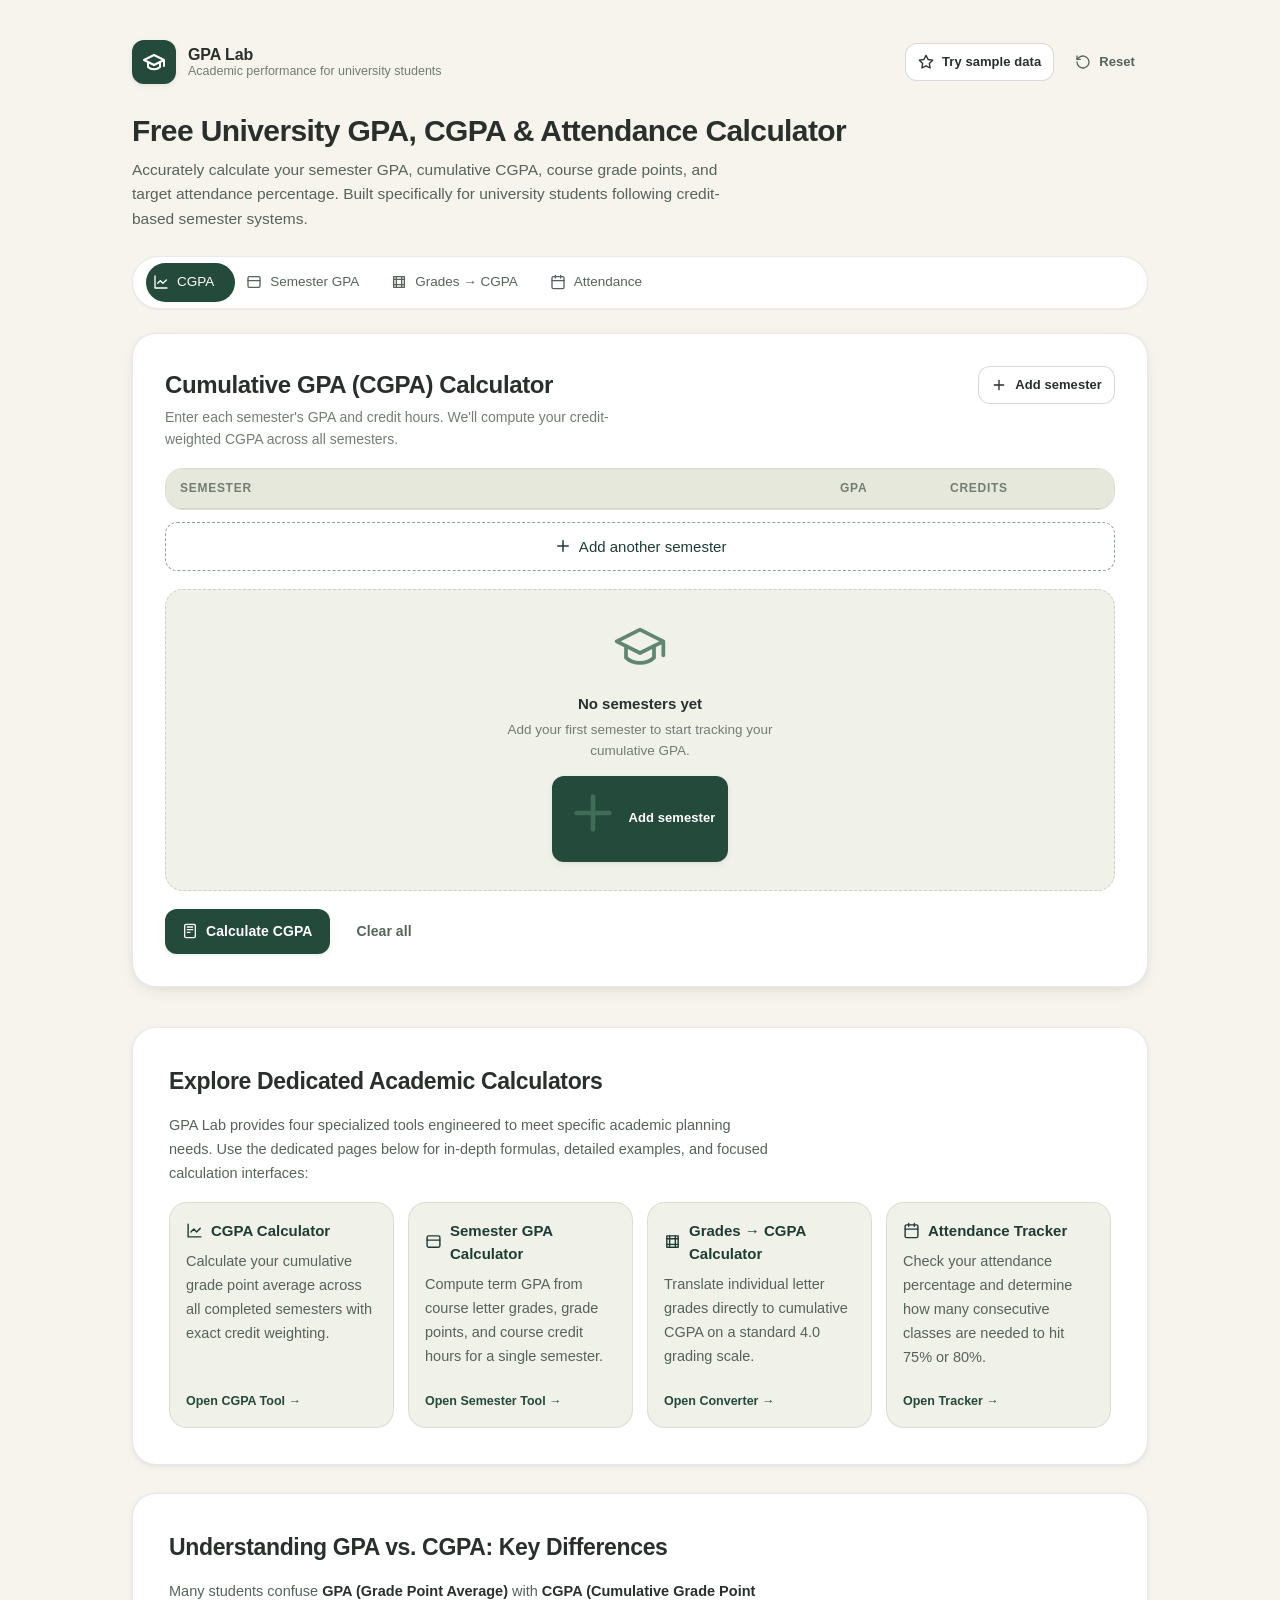
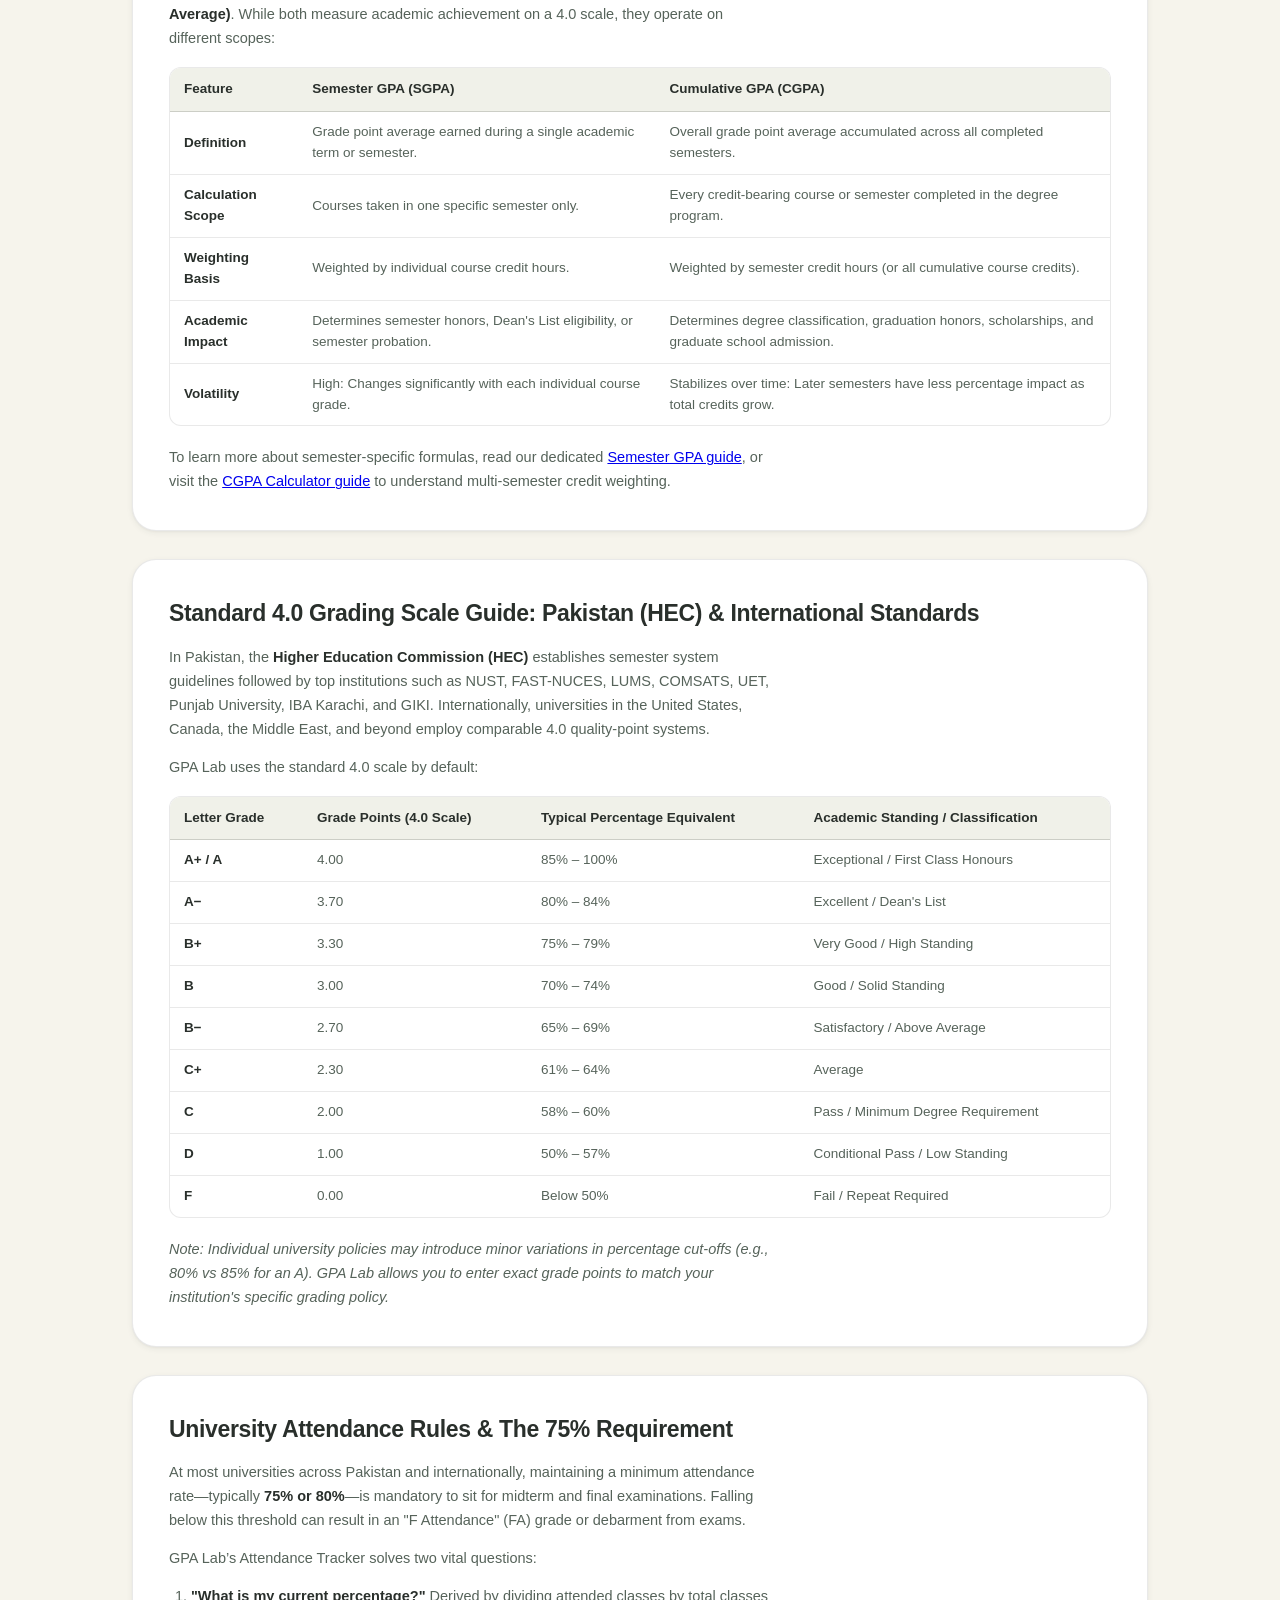
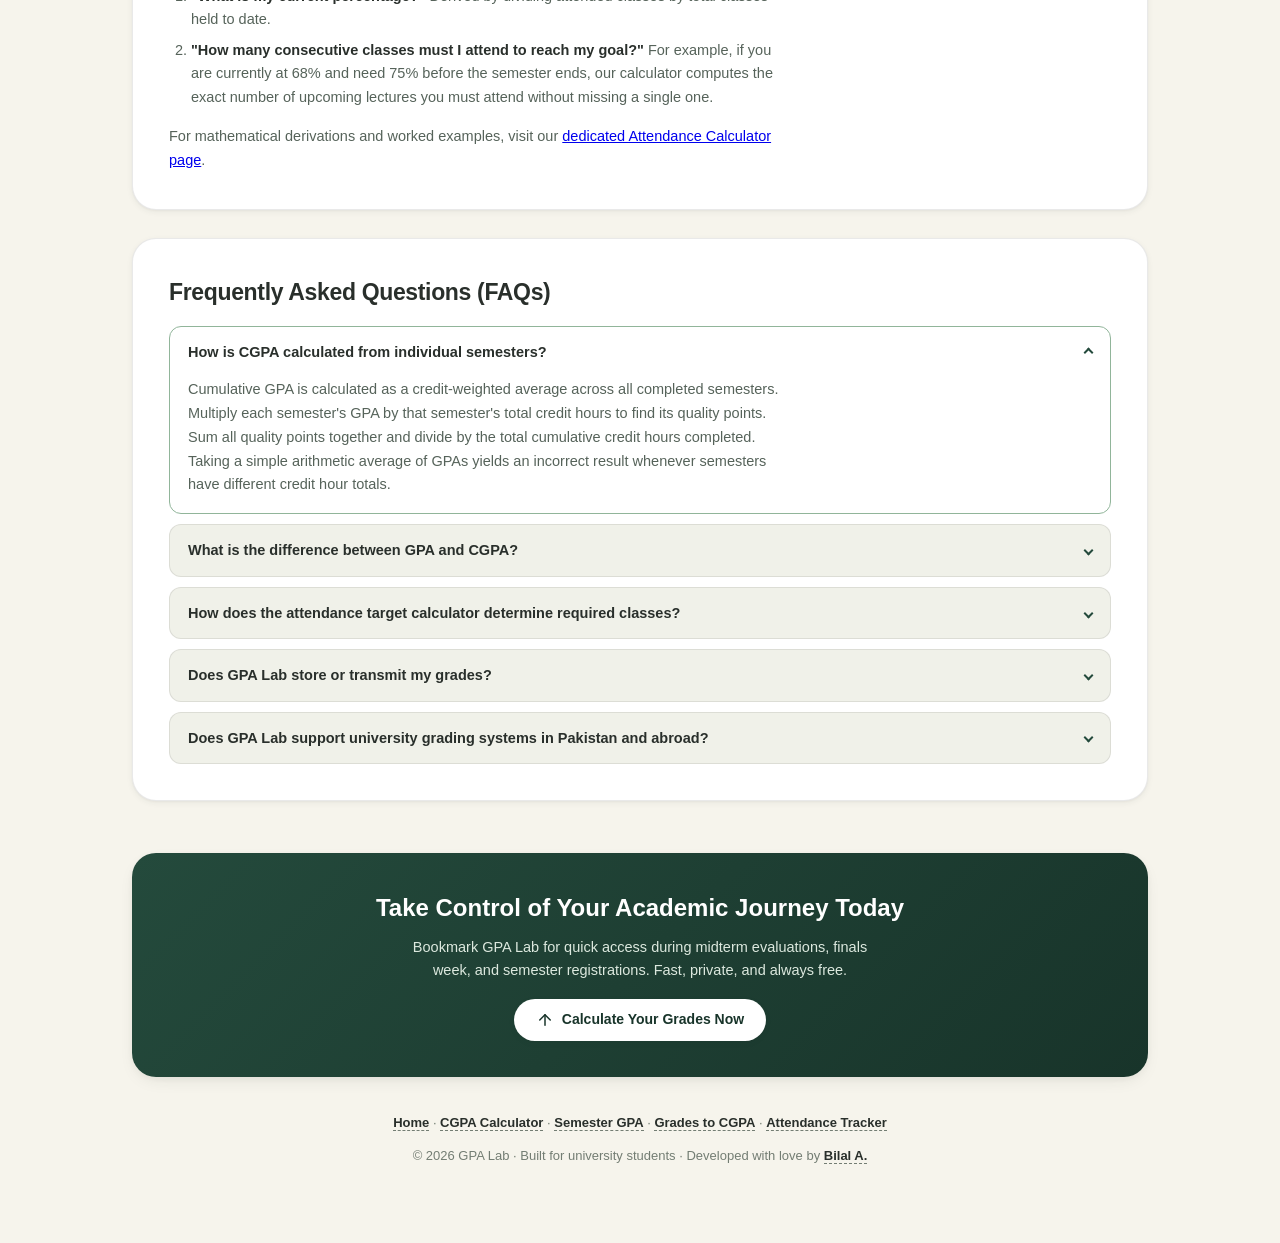
<file: index.html>
<!DOCTYPE html>
<html lang="en">
<head>
  <meta charset="UTF-8" />
  <meta name="viewport" content="width=device-width, initial-scale=1.0" />
  <meta name="color-scheme" content="light" />
  
  <!-- Primary Meta Tags -->
  <title>GPA &amp; CGPA Calculator | Free University GPA Calculator — GPA Lab</title>
  <meta name="title" content="GPA &amp; CGPA Calculator | Free University GPA Calculator — GPA Lab" />
  <meta name="description" content="Calculate your semester GPA, cumulative CGPA, and university attendance percentage with GPA Lab. Free, fast, and easy-to-use online calculators for university students." />
  <meta name="keywords" content="GPA calculator, CGPA calculator, semester GPA calculator, SGPA calculator, attendance calculator, grade to CGPA, university GPA calculator Pakistan, calculate CGPA" />
  <meta name="author" content="Bilal A." />
  <meta name="robots" content="index, follow" />
  <link rel="canonical" href="https://gpa-lab.vercel.app/" />

  <!-- Google Site Verification & AdSense -->
  <meta name="google-site-verification" content="ByYxuuN9iqRJRVVobKN5QlBEx7YKzridIw8mNf0FFVc" />
  <meta name="google-adsense-account" content="ca-pub-8901367047024233" />

  <!-- Open Graph / Facebook -->
  <meta property="og:type" content="website" />
  <meta property="og:url" content="https://gpa-lab.vercel.app/" />
  <meta property="og:title" content="GPA &amp; CGPA Calculator | Free University GPA Calculator — GPA Lab" />
  <meta property="og:description" content="Calculate your semester GPA, cumulative CGPA, and university attendance percentage with GPA Lab. Free, fast, and easy-to-use online calculators for university students." />
  <meta property="og:image" content="https://gpa-lab.vercel.app/assets/og-image.png" />
  <meta property="og:site_name" content="GPA Lab" />
  <meta property="og:locale" content="en_US" />

  <!-- Twitter / X Card -->
  <meta name="twitter:card" content="summary_large_image" />
  <meta name="twitter:url" content="https://gpa-lab.vercel.app/" />
  <meta name="twitter:title" content="GPA &amp; CGPA Calculator | Free University GPA Calculator — GPA Lab" />
  <meta name="twitter:description" content="Calculate your semester GPA, cumulative CGPA, and university attendance percentage with GPA Lab. Free, fast, and easy-to-use online calculators for university students." />
  <meta name="twitter:image" content="https://gpa-lab.vercel.app/assets/og-image.png" />

  <!-- Favicon & Stylesheet -->
  <link rel="stylesheet" href="css/style.css" />
  <link rel="icon" href="data:image/svg+xml,%3Csvg xmlns='http://www.w3.org/2000/svg' viewBox='0 0 24 24' fill='none' stroke='%23244a3c' stroke-width='2.5' stroke-linecap='round' stroke-linejoin='round'%3E%3Cpath d='M12 6.253v13'/%3E%3Cpath d='M12 6.253a4 4 0 0 1 4 4v0a4 4 0 0 1-8 0v0a4 4 0 0 1 4-4z'/%3E%3Cpath d='M4 20h16'/%3E%3C/svg%3E" />

  <!-- Structured Data: JSON-LD -->
  <script type="application/ld+json">
  {
    "@context": "https://schema.org",
    "@graph": [
      {
        "@type": "WebSite",
        "@id": "https://gpa-lab.vercel.app/#website",
        "url": "https://gpa-lab.vercel.app/",
        "name": "GPA Lab",
        "description": "Free academic calculators for university students: Cumulative GPA (CGPA), Semester GPA, Course Grades, and Class Attendance Tracking.",
        "publisher": {
          "@type": "Person",
          "name": "Bilal A.",
          "url": "https://bilaldeveloper.vercel.app/"
        },
        "inLanguage": "en"
      },
      {
        "@type": "WebApplication",
        "@id": "https://gpa-lab.vercel.app/#webapp",
        "name": "GPA Lab Academic Calculator",
        "url": "https://gpa-lab.vercel.app/",
        "applicationCategory": "EducationalApplication",
        "operatingSystem": "All modern web browsers",
        "browserRequirements": "Requires JavaScript",
        "offers": {
          "@type": "Offer",
          "price": "0",
          "priceCurrency": "USD"
        },
        "description": "Free web-based university academic performance tool featuring credit-weighted CGPA, semester GPA, course grades to GPA converter, and class attendance calculators.",
        "featureList": [
          "Cumulative GPA (CGPA) credit-weighted calculation across semesters",
          "Semester GPA calculation from individual course grades and credits",
          "Letter grades to CGPA conversion on a standard 4.0 scale",
          "Class attendance percentage calculator",
          "Target attendance calculator estimating classes needed for 75%, 80%, or 85%",
          "Browser LocalStorage auto-save and restoration",
          "Sample data loading and result copying"
        ]
      },
      {
        "@type": "FAQPage",
        "@id": "https://gpa-lab.vercel.app/#faq",
        "mainEntity": [
          {
            "@type": "Question",
            "name": "How is CGPA calculated from individual semesters?",
            "acceptedAnswer": {
              "@type": "Answer",
              "text": "CGPA is calculated by taking the sum of quality points earned across all semesters (each semester GPA multiplied by that semester's total credit hours) and dividing it by the total cumulative credit hours completed. Simple arithmetic averaging of GPAs is incorrect whenever semesters have different credit hour totals."
            }
          },
          {
            "@type": "Question",
            "name": "What is the difference between GPA and CGPA?",
            "acceptedAnswer": {
              "@type": "Answer",
              "text": "Semester GPA (SGPA) measures academic achievement during a single academic term based on individual course grades and credits. Cumulative GPA (CGPA) reflects overall performance across multiple completed semesters throughout an entire university degree program."
            }
          },
          {
            "@type": "Question",
            "name": "How does the attendance target calculator work?",
            "acceptedAnswer": {
              "@type": "Answer",
              "text": "The attendance target calculator determines the minimum number of consecutive upcoming classes you must attend without missing any to raise your overall attendance percentage to your desired goal (such as 75% or 80%). The formula used is: Required Classes = ceil((Target% * Total Held - 100 * Attended) / (100 - Target%))."
            }
          },
          {
            "@type": "Question",
            "name": "Does GPA Lab save my academic data?",
            "acceptedAnswer": {
              "@type": "Answer",
              "text": "Yes. GPA Lab automatically saves your entered semesters, course grades, credits, and attendance values in your browser's private LocalStorage. Your data remains stored on your local device and is never uploaded or sent to any external server."
            }
          },
          {
            "@type": "Question",
            "name": "Does GPA Lab support the standard 4.0 grading scale used in Pakistani and international universities?",
            "acceptedAnswer": {
              "@type": "Answer",
              "text": "Yes. GPA Lab supports the standard 4.0 grading scale endorsed by the Higher Education Commission (HEC) of Pakistan and recognized internationally, where A+ and A correspond to 4.0, A- to 3.7, B+ to 3.3, B to 3.0, B- to 2.7, C+ to 2.3, C to 2.0, D to 1.0, and F to 0.0."
            }
          }
        ]
      }
    ]
  }
  </script>
</head>
<body data-tool="cgpa">
  <!-- Accessibility Skip Link -->
  <a href="#main-content" class="skip-link">Skip to main content</a>

  <div class="shell">

    <!-- App Header -->
    <header class="brand-row" aria-label="App header">
      <div class="brand">
        <a href="/" class="brand-link" aria-label="GPA Lab Home">
          <span class="brand-mark" aria-hidden="true">
            <svg viewBox="0 0 24 24" fill="none" stroke="currentColor" stroke-width="2" stroke-linecap="round" stroke-linejoin="round">
              <path d="M22 10v6M2 10l10-5 10 5-10 5z"/>
              <path d="M6 12v5c3 3 9 3 12 0v-5"/>
            </svg>
          </span>
          <div class="brand-text">
            <strong>GPA Lab</strong>
            <span>Academic performance for university students</span>
          </div>
        </a>
      </div>

      <div class="header-actions">
        <button type="button" class="btn btn-secondary btn-sm" id="sampleBtn" aria-label="Load sample data into calculators">
          <svg viewBox="0 0 24 24" fill="none" stroke="currentColor" stroke-width="2" stroke-linecap="round" stroke-linejoin="round" aria-hidden="true">
            <path d="M12 2l3.09 6.26L22 9.27l-5 4.87 1.18 6.88L12 17.77l-6.18 3.25L7 14.14 2 9.27l6.91-1.01L12 2z"/>
          </svg>
          Try sample data
        </button>
        <button type="button" class="btn btn-ghost btn-sm" id="resetBtn" aria-label="Reset all inputs across calculators">
          <svg viewBox="0 0 24 24" fill="none" stroke="currentColor" stroke-width="2" stroke-linecap="round" stroke-linejoin="round" aria-hidden="true">
            <path d="M3 12a9 9 0 1 0 3-6.7L3 8"/><path d="M3 3v5h5"/>
          </svg>
          Reset
        </button>
      </div>
    </header>

    <main id="main-content">
      <!-- Hero Intro & H1 -->
      <section class="hero-header" aria-labelledby="hero-title">
        <h1 id="hero-title" class="page-h1">Free University GPA, CGPA &amp; Attendance Calculator</h1>
        <p class="page-lead">Accurately calculate your semester GPA, cumulative CGPA, course grade points, and target attendance percentage. Built specifically for university students following credit-based semester systems.</p>
      </section>

      <!-- Tab nav with sliding indicator -->
      <nav class="tabs" role="tablist" aria-label="Calculators" id="tabs">
        <span class="tab-indicator" aria-hidden="true"></span>
        <button class="tab-btn" role="tab" aria-selected="true"  aria-controls="cgpa-calc"        data-tab="cgpa"        id="tab-cgpa">
          <svg viewBox="0 0 24 24" fill="none" stroke="currentColor" stroke-width="2" stroke-linecap="round" stroke-linejoin="round" aria-hidden="true">
            <path d="M3 3v18h18"/><path d="M7 14l4-4 4 4 5-5"/>
          </svg>
          CGPA
        </button>
        <button class="tab-btn" role="tab" aria-selected="false" aria-controls="gpa-calc"         data-tab="gpa"         id="tab-gpa">
          <svg viewBox="0 0 24 24" fill="none" stroke="currentColor" stroke-width="2" stroke-linecap="round" stroke-linejoin="round" aria-hidden="true">
            <rect x="3" y="4" width="18" height="16" rx="2"/><path d="M3 10h18"/>
          </svg>
          Semester GPA
        </button>
        <button class="tab-btn" role="tab" aria-selected="false" aria-controls="grade-calc"       data-tab="grade"       id="tab-grade">
          <svg viewBox="0 0 24 24" fill="none" stroke="currentColor" stroke-width="2" stroke-linecap="round" stroke-linejoin="round" aria-hidden="true">
            <path d="M4 4h16v16H4z"/><path d="M8 4v16M16 4v16M4 8h16M4 16h16"/>
          </svg>
          Grades → CGPA
        </button>
        <button class="tab-btn" role="tab" aria-selected="false" aria-controls="attendance-calc"  data-tab="attendance"  id="tab-attendance">
          <svg viewBox="0 0 24 24" fill="none" stroke="currentColor" stroke-width="2" stroke-linecap="round" stroke-linejoin="round" aria-hidden="true">
            <rect x="3" y="4" width="18" height="18" rx="2"/><path d="M16 2v4M8 2v4M3 10h18"/>
          </svg>
          Attendance
        </button>
      </nav>

      <!-- ============================ CGPA CALCULATOR ============================ -->
      <section id="cgpa-calc" class="card" role="tabpanel" aria-labelledby="tab-cgpa">
        <header class="section-head">
          <div>
            <h2 class="section-title">Cumulative GPA (CGPA) Calculator</h2>
            <p class="section-sub">Enter each semester's GPA and credit hours. We'll compute your credit-weighted CGPA across all semesters.</p>
          </div>
          <div class="section-head-right">
            <button type="button" class="btn btn-secondary btn-sm" id="cgpaAddSemester" data-add="cgpa">
              <svg viewBox="0 0 24 24" fill="none" stroke="currentColor" stroke-width="2" stroke-linecap="round" stroke-linejoin="round" aria-hidden="true">
                <line x1="12" y1="5" x2="12" y2="19"/><line x1="5" y1="12" x2="19" y2="12"/>
              </svg>
              Add semester
            </button>
          </div>
        </header>

        <div class="row-table" data-table="cgpa">
          <div class="row-table-head row-cgcol" aria-hidden="true">
            <span class="col-label">Semester</span>
            <span class="col-label">GPA</span>
            <span class="col-label">Credits</span>
            <span></span>
          </div>
          <div class="row-table-rows" id="cgpa-rows" role="list"></div>
        </div>
        <button type="button" class="btn-add-row" data-add="cgpa">
          <svg viewBox="0 0 24 24" fill="none" stroke="currentColor" stroke-width="2" stroke-linecap="round" stroke-linejoin="round" style="width:18px;height:18px;vertical-align:-3px;margin-right:4px;" aria-hidden="true">
            <line x1="12" y1="5" x2="12" y2="19"/><line x1="5" y1="12" x2="19" y2="12"/>
          </svg>
          Add another semester
        </button>

        <!-- Empty state -->
        <div class="empty-state" id="cgpa-empty" hidden>
          <svg viewBox="0 0 24 24" fill="none" stroke="currentColor" stroke-width="1.6" stroke-linecap="round" stroke-linejoin="round" aria-hidden="true">
            <path d="M22 10v6M2 10l10-5 10 5-10 5z"/><path d="M6 12v5c3 3 9 3 12 0v-5"/>
          </svg>
          <h4>No semesters yet</h4>
          <p>Add your first semester to start tracking your cumulative GPA.</p>
          <button type="button" class="btn btn-primary btn-sm" data-empty-add="cgpa">
            <svg viewBox="0 0 24 24" fill="none" stroke="currentColor" stroke-width="2" stroke-linecap="round" stroke-linejoin="round" aria-hidden="true">
              <line x1="12" y1="5" x2="12" y2="19"/><line x1="5" y1="12" x2="19" y2="12"/>
            </svg>
            Add semester
          </button>
        </div>

        <div style="margin-top: 18px; display: flex; gap: 10px; flex-wrap: wrap;">
          <button type="button" class="btn btn-primary" data-calc="cgpa">
            <svg viewBox="0 0 24 24" fill="none" stroke="currentColor" stroke-width="2" stroke-linecap="round" stroke-linejoin="round" aria-hidden="true">
              <rect x="4" y="2" width="16" height="20" rx="2"/><path d="M8 6h8M8 10h8M8 14h4"/>
            </svg>
            Calculate CGPA
          </button>
          <button type="button" class="btn btn-ghost" data-clear="cgpa">Clear all</button>
        </div>

        <!-- Result -->
        <div class="result" id="cgpa-result" data-tier="" aria-live="polite">
          <div class="result-grid">
            <div class="result-hero">
              <svg class="result-ring" viewBox="0 0 120 120" aria-hidden="true">
                <defs>
                  <linearGradient id="ring-grad" x1="0" y1="0" x2="1" y2="1">
                    <stop offset="0%"  stop-color="var(--brand-500)"/>
                    <stop offset="100%" stop-color="var(--brand-400)"/>
                  </linearGradient>
                </defs>
                <circle class="track" cx="60" cy="60" r="52"/>
                <circle class="meter" cx="60" cy="60" r="52" stroke-dasharray="326.73" stroke-dashoffset="326.73"/>
              </svg>
              <div style="text-align:center;">
                <div class="result-value" id="cgpa-value">0.00</div>
                <div class="result-suffix">out of 4.00</div>
              </div>
            </div>
            <div class="result-info">
              <span class="result-classification" id="cgpa-classification">
                <svg viewBox="0 0 24 24" fill="none" stroke="currentColor" stroke-width="2.5" stroke-linecap="round" stroke-linejoin="round" aria-hidden="true">
                  <polyline points="20 6 9 17 4 12"/>
                </svg>
                <span id="cgpa-classification-text">—</span>
              </span>
              <h3 class="result-heading">Your cumulative GPA</h3>
              <dl class="result-breakdown">
                <div><dt>Semesters</dt><dd id="cgpa-sem-count">0</dd></div>
                <div><dt>Total credits</dt><dd id="cgpa-credits">0</dd></div>
                <div><dt>Quality points</dt><dd id="cgpa-points">0</dd></div>
              </dl>
              <div class="result-actions">
                <button type="button" class="btn btn-secondary btn-sm" data-copy="cgpa">
                  <svg viewBox="0 0 24 24" fill="none" stroke="currentColor" stroke-width="2" stroke-linecap="round" stroke-linejoin="round" aria-hidden="true">
                    <rect x="9" y="9" width="13" height="13" rx="2" ry="2"/><path d="M5 15H4a2 2 0 0 1-2-2V4a2 2 0 0 1 2-2h9a2 2 0 0 1 2 2v1"/>
                  </svg>
                  Copy result
                </button>
              </div>
            </div>
          </div>
        </div>
      </section>

      <!-- ============================ SEMESTER GPA ============================ -->
      <section id="gpa-calc" class="card" role="tabpanel" aria-labelledby="tab-gpa" hidden>
        <header class="section-head">
          <div>
            <h2 class="section-title">Semester GPA Calculator</h2>
            <p class="section-sub">Enter each course, grade points, and credit hours to compute your weighted GPA for a single term.</p>
          </div>
        </header>

        <div class="grade-info" aria-label="4.0 grading scale">
          <strong>Standard 4.0 grading scale</strong>
          <div class="grade-scale" style="margin-top:8px;">
            <span>A+ · 4.0</span><span>A · 4.0</span><span>A− · 3.7</span>
            <span>B+ · 3.3</span><span>B · 3.0</span><span>B− · 2.7</span>
            <span>C+ · 2.3</span><span>C · 2.0</span><span>D · 1.0</span><span>F · 0.0</span>
          </div>
        </div>

        <div class="row-table" data-table="gpa">
          <div class="row-table-head row-gpcol" aria-hidden="true">
            <span class="col-label">Course</span>
            <span class="col-label">Grade</span>
            <span class="col-label">Credits</span>
            <span></span>
          </div>
          <div class="row-table-rows" id="gpa-rows" role="list"></div>
        </div>
        <button type="button" class="btn-add-row" data-add="gpa">
          <svg viewBox="0 0 24 24" fill="none" stroke="currentColor" stroke-width="2" stroke-linecap="round" stroke-linejoin="round" style="width:18px;height:18px;vertical-align:-3px;margin-right:4px;" aria-hidden="true">
            <line x1="12" y1="5" x2="12" y2="19"/><line x1="5" y1="12" x2="19" y2="12"/>
          </svg>
          Add another course
        </button>

        <div style="margin-top: 18px; display: flex; gap: 10px; flex-wrap: wrap;">
          <button type="button" class="btn btn-primary" data-calc="gpa">
            <svg viewBox="0 0 24 24" fill="none" stroke="currentColor" stroke-width="2" stroke-linecap="round" stroke-linejoin="round" aria-hidden="true">
              <rect x="4" y="2" width="16" height="20" rx="2"/><path d="M8 6h8M8 10h8M8 14h4"/>
            </svg>
            Calculate GPA
          </button>
          <button type="button" class="btn btn-ghost" data-clear="gpa">Clear all</button>
        </div>

        <div class="result" id="gpa-result" data-tier="" aria-live="polite">
          <div class="result-grid">
            <div class="result-hero">
              <svg class="result-ring" viewBox="0 0 120 120" aria-hidden="true">
                <circle class="track" cx="60" cy="60" r="52"/>
                <circle class="meter" cx="60" cy="60" r="52" stroke-dasharray="326.73" stroke-dashoffset="326.73"/>
              </svg>
              <div style="text-align:center;">
                <div class="result-value" id="gpa-value">0.00</div>
                <div class="result-suffix">out of 4.00</div>
              </div>
            </div>
            <div class="result-info">
              <span class="result-classification">
                <svg viewBox="0 0 24 24" fill="none" stroke="currentColor" stroke-width="2.5" stroke-linecap="round" stroke-linejoin="round" aria-hidden="true">
                  <polyline points="20 6 9 17 4 12"/>
                </svg>
                <span id="gpa-classification-text">—</span>
              </span>
              <h3 class="result-heading">Your semester GPA</h3>
              <dl class="result-breakdown">
                <div><dt>Courses</dt><dd id="gpa-course-count">0</dd></div>
                <div><dt>Total credits</dt><dd id="gpa-credits">0</dd></div>
                <div><dt>Quality points</dt><dd id="gpa-points">0</dd></div>
              </dl>
              <div class="result-actions">
                <button type="button" class="btn btn-secondary btn-sm" data-copy="gpa">
                  <svg viewBox="0 0 24 24" fill="none" stroke="currentColor" stroke-width="2" stroke-linecap="round" stroke-linejoin="round" aria-hidden="true">
                    <rect x="9" y="9" width="13" height="13" rx="2" ry="2"/><path d="M5 15H4a2 2 0 0 1-2-2V4a2 2 0 0 1 2-2h9a2 2 0 0 1 2 2v1"/>
                  </svg>
                  Copy result
                </button>
              </div>
            </div>
          </div>
        </div>
      </section>

      <!-- ============================ GRADE → CGPA ============================ -->
      <section id="grade-calc" class="card" role="tabpanel" aria-labelledby="tab-grade" hidden>
        <header class="section-head">
          <div>
            <h2 class="section-title">Course Grades to CGPA Calculator</h2>
            <p class="section-sub">Convert individual letter grades directly to CGPA across one or more courses using course credit hours.</p>
          </div>
        </header>

        <div class="row-table" data-table="grade">
          <div class="row-table-head row-grcol" aria-hidden="true">
            <span class="col-label">Course</span>
            <span class="col-label">Grade</span>
            <span class="col-label">Credits</span>
            <span></span>
          </div>
          <div class="row-table-rows" id="grade-rows" role="list"></div>
        </div>
        <button type="button" class="btn-add-row" data-add="grade">
          <svg viewBox="0 0 24 24" fill="none" stroke="currentColor" stroke-width="2" stroke-linecap="round" stroke-linejoin="round" style="width:18px;height:18px;vertical-align:-3px;margin-right:4px;" aria-hidden="true">
            <line x1="12" y1="5" x2="12" y2="19"/><line x1="5" y1="12" x2="19" y2="12"/>
          </svg>
          Add another course
        </button>

        <div style="margin-top: 18px; display: flex; gap: 10px; flex-wrap: wrap;">
          <button type="button" class="btn btn-primary" data-calc="grade">
            <svg viewBox="0 0 24 24" fill="none" stroke="currentColor" stroke-width="2" stroke-linecap="round" stroke-linejoin="round" aria-hidden="true">
              <rect x="4" y="2" width="16" height="20" rx="2"/><path d="M8 6h8M8 10h8M8 14h4"/>
            </svg>
            Calculate CGPA
          </button>
          <button type="button" class="btn btn-ghost" data-clear="grade">Clear all</button>
        </div>

        <div class="result" id="grade-result" data-tier="" aria-live="polite">
          <div class="result-grid">
            <div class="result-hero">
              <svg class="result-ring" viewBox="0 0 120 120" aria-hidden="true">
                <circle class="track" cx="60" cy="60" r="52"/>
                <circle class="meter" cx="60" cy="60" r="52" stroke-dasharray="326.73" stroke-dashoffset="326.73"/>
              </svg>
              <div style="text-align:center;">
                <div class="result-value" id="grade-cgpa-value">0.00</div>
                <div class="result-suffix">out of 4.00</div>
              </div>
            </div>
            <div class="result-info">
              <span class="result-classification">
                <svg viewBox="0 0 24 24" fill="none" stroke="currentColor" stroke-width="2.5" stroke-linecap="round" stroke-linejoin="round" aria-hidden="true">
                  <polyline points="20 6 9 17 4 12"/>
                </svg>
                <span id="grade-classification-text">—</span>
              </span>
              <h3 class="result-heading">CGPA from course grades</h3>
              <dl class="result-breakdown">
                <div><dt>Courses</dt><dd id="grade-course-count">0</dd></div>
                <div><dt>Total credits</dt><dd id="grade-credits">0</dd></div>
                <div><dt>Quality points</dt><dd id="grade-points">0</dd></div>
              </dl>
              <div class="result-actions">
                <button type="button" class="btn btn-secondary btn-sm" data-copy="grade">
                  <svg viewBox="0 0 24 24" fill="none" stroke="currentColor" stroke-width="2" stroke-linecap="round" stroke-linejoin="round" aria-hidden="true">
                    <rect x="9" y="9" width="13" height="13" rx="2" ry="2"/><path d="M5 15H4a2 2 0 0 1-2-2V4a2 2 0 0 1 2-2h9a2 2 0 0 1 2 2v1"/>
                  </svg>
                  Copy result
                </button>
              </div>
            </div>
          </div>
        </div>
      </section>

      <!-- ============================ ATTENDANCE ============================ -->
      <section id="attendance-calc" class="card" role="tabpanel" aria-labelledby="tab-attendance" hidden>
        <header class="section-head">
          <div>
            <h2 class="section-title">University Attendance Tracker</h2>
            <p class="section-sub">Calculate your current attendance percentage and determine how many consecutive classes you need to hit your target.</p>
          </div>
        </header>

        <div class="field-grid" style="grid-template-columns: 1fr 1fr; margin-top: 22px;">
          <!-- Card A: Current percentage -->
          <div class="field">
            <h3 style="margin:0 0 4px;font-size:15px;">Current percentage</h3>
            <p class="section-sub" style="margin:0 0 14px;">Quick attendance check from total vs. attended classes.</p>
            <label for="total-classes">Total classes held</label>
            <input type="number" id="total-classes" placeholder="e.g. 40" min="0" inputmode="numeric" />
            <label for="attended-classes">Classes attended</label>
            <input type="number" id="attended-classes" placeholder="e.g. 36" min="0" inputmode="numeric" />
            <button type="button" class="btn btn-primary btn-sm" data-calc="attendance" style="margin-top:14px; align-self:flex-start;">
              <svg viewBox="0 0 24 24" fill="none" stroke="currentColor" stroke-width="2" stroke-linecap="round" stroke-linejoin="round" aria-hidden="true">
                <rect x="4" y="2" width="16" height="20" rx="2"/><path d="M8 6h8M8 10h8M8 14h4"/>
              </svg>
              Calculate %
            </button>

            <div class="result" id="attendance-result" data-tier="" aria-live="polite" style="margin-top: 18px;">
              <div class="result-grid">
                <div class="result-hero" style="width:120px;height:120px;">
                  <svg class="result-ring" viewBox="0 0 120 120" aria-hidden="true">
                    <circle class="track" cx="60" cy="60" r="52"/>
                    <circle class="meter" cx="60" cy="60" r="52" stroke-dasharray="326.73" stroke-dashoffset="326.73"/>
                  </svg>
                  <div style="text-align:center;">
                    <div class="result-value" id="attendance-percentage" style="font-size:32px;">0%</div>
                  </div>
                </div>
                <div class="result-info">
                  <span class="result-classification" id="attendance-classification-text">—</span>
                  <h3 class="result-heading">Current attendance</h3>
                </div>
              </div>
            </div>
          </div>

          <!-- Card B: Target -->
          <div class="field">
            <h3 style="margin:0 0 4px;font-size:15px;">Classes needed for target</h3>
            <p class="section-sub" style="margin:0 0 14px;">How many consecutive classes do you need to attend to hit your goal?</p>
            <label for="current-attendance">Current attendance (%)</label>
            <input type="number" id="current-attendance" placeholder="e.g. 78.5" min="0" max="100" step="0.1" inputmode="decimal" />
            <label for="target-attendance">Target attendance (%)</label>
            <input type="number" id="target-attendance" placeholder="e.g. 85" min="0" max="100" step="0.1" inputmode="decimal" />
            <label for="current-total">Total classes so far</label>
            <input type="number" id="current-total" placeholder="e.g. 40" min="0" inputmode="numeric" />
            <button type="button" class="btn btn-primary btn-sm" data-calc="required" style="margin-top:14px; align-self:flex-start;">
              <svg viewBox="0 0 24 24" fill="none" stroke="currentColor" stroke-width="2" stroke-linecap="round" stroke-linejoin="round" aria-hidden="true">
                <rect x="4" y="2" width="16" height="20" rx="2"/><path d="M8 6h8M8 10h8M8 14h4"/>
              </svg>
              Calculate
            </button>

            <div class="result" id="required-result" data-tier="" aria-live="polite" style="margin-top: 18px;">
              <div class="result-grid">
                <div class="result-hero" style="width:120px;height:120px;">
                  <svg class="result-ring" viewBox="0 0 120 120" aria-hidden="true">
                    <circle class="track" cx="60" cy="60" r="52"/>
                    <circle class="meter" cx="60" cy="60" r="52" stroke-dasharray="326.73" stroke-dashoffset="326.73"/>
                  </svg>
                  <div style="text-align:center;">
                    <div class="result-value" id="required-classes" style="font-size:36px;">0</div>
                    <div class="result-suffix">classes</div>
                  </div>
                </div>
                <div class="result-info">
                  <span class="result-classification" id="required-classification-text">—</span>
                  <h3 class="result-heading">More classes to attend</h3>
                </div>
              </div>
            </div>
          </div>
        </div>
      </section>

      <!-- ============================ EDUCATIONAL & COMPREHENSIVE SEO CONTENT ============================ -->
      <section class="content-wrap" aria-label="Guides and Academic Explanations">

        <!-- Dedicated Tools Directory -->
        <article class="guide-card">
          <h2>Explore Dedicated Academic Calculators</h2>
          <p>GPA Lab provides four specialized tools engineered to meet specific academic planning needs. Use the dedicated pages below for in-depth formulas, detailed examples, and focused calculation interfaces:</p>
          <div class="tools-nav-grid">
            <a href="/cgpa-calculator/" class="tool-nav-card">
              <span class="tool-nav-card-title">
                <svg viewBox="0 0 24 24" fill="none" stroke="currentColor" stroke-width="2" stroke-linecap="round" stroke-linejoin="round"><path d="M3 3v18h18"/><path d="M7 14l4-4 4 4 5-5"/></svg>
                CGPA Calculator
              </span>
              <p class="tool-nav-card-desc">Calculate your cumulative grade point average across all completed semesters with exact credit weighting.</p>
              <span class="tool-nav-card-cta">Open CGPA Tool →</span>
            </a>
            <a href="/semester-gpa-calculator/" class="tool-nav-card">
              <span class="tool-nav-card-title">
                <svg viewBox="0 0 24 24" fill="none" stroke="currentColor" stroke-width="2" stroke-linecap="round" stroke-linejoin="round"><rect x="3" y="4" width="18" height="16" rx="2"/><path d="M3 10h18"/></svg>
                Semester GPA Calculator
              </span>
              <p class="tool-nav-card-desc">Compute term GPA from course letter grades, grade points, and course credit hours for a single semester.</p>
              <span class="tool-nav-card-cta">Open Semester Tool →</span>
            </a>
            <a href="/grade-to-cgpa-calculator/" class="tool-nav-card">
              <span class="tool-nav-card-title">
                <svg viewBox="0 0 24 24" fill="none" stroke="currentColor" stroke-width="2" stroke-linecap="round" stroke-linejoin="round"><path d="M4 4h16v16H4z"/><path d="M8 4v16M16 4v16M4 8h16M4 16h16"/></svg>
                Grades → CGPA Calculator
              </span>
              <p class="tool-nav-card-desc">Translate individual letter grades directly to cumulative CGPA on a standard 4.0 grading scale.</p>
              <span class="tool-nav-card-cta">Open Converter →</span>
            </a>
            <a href="/attendance-calculator/" class="tool-nav-card">
              <span class="tool-nav-card-title">
                <svg viewBox="0 0 24 24" fill="none" stroke="currentColor" stroke-width="2" stroke-linecap="round" stroke-linejoin="round"><rect x="3" y="4" width="18" height="18" rx="2"/><path d="M16 2v4M8 2v4M3 10h18"/></svg>
                Attendance Tracker
              </span>
              <p class="tool-nav-card-desc">Check your attendance percentage and determine how many consecutive classes are needed to hit 75% or 80%.</p>
              <span class="tool-nav-card-cta">Open Tracker →</span>
            </a>
          </div>
        </article>

        <!-- GPA vs CGPA Comparison -->
        <article class="guide-card">
          <h2>Understanding GPA vs. CGPA: Key Differences</h2>
          <p>Many students confuse <strong>GPA (Grade Point Average)</strong> with <strong>CGPA (Cumulative Grade Point Average)</strong>. While both measure academic achievement on a 4.0 scale, they operate on different scopes:</p>
          
          <div class="table-responsive">
            <table class="data-table">
              <thead>
                <tr>
                  <th>Feature</th>
                  <th>Semester GPA (SGPA)</th>
                  <th>Cumulative GPA (CGPA)</th>
                </tr>
              </thead>
              <tbody>
                <tr>
                  <td><strong>Definition</strong></td>
                  <td>Grade point average earned during a single academic term or semester.</td>
                  <td>Overall grade point average accumulated across all completed semesters.</td>
                </tr>
                <tr>
                  <td><strong>Calculation Scope</strong></td>
                  <td>Courses taken in one specific semester only.</td>
                  <td>Every credit-bearing course or semester completed in the degree program.</td>
                </tr>
                <tr>
                  <td><strong>Weighting Basis</strong></td>
                  <td>Weighted by individual course credit hours.</td>
                  <td>Weighted by semester credit hours (or all cumulative course credits).</td>
                </tr>
                <tr>
                  <td><strong>Academic Impact</strong></td>
                  <td>Determines semester honors, Dean's List eligibility, or semester probation.</td>
                  <td>Determines degree classification, graduation honors, scholarships, and graduate school admission.</td>
                </tr>
                <tr>
                  <td><strong>Volatility</strong></td>
                  <td>High: Changes significantly with each individual course grade.</td>
                  <td>Stabilizes over time: Later semesters have less percentage impact as total credits grow.</td>
                </tr>
              </tbody>
            </table>
          </div>

          <p>To learn more about semester-specific formulas, read our dedicated <a href="/semester-gpa-calculator/">Semester GPA guide</a>, or visit the <a href="/cgpa-calculator/">CGPA Calculator guide</a> to understand multi-semester credit weighting.</p>
        </article>

        <!-- Standard 4.0 Grading Scale Guide -->
        <article class="guide-card">
          <h2>Standard 4.0 Grading Scale Guide: Pakistan (HEC) &amp; International Standards</h2>
          <p>In Pakistan, the <strong>Higher Education Commission (HEC)</strong> establishes semester system guidelines followed by top institutions such as NUST, FAST-NUCES, LUMS, COMSATS, UET, Punjab University, IBA Karachi, and GIKI. Internationally, universities in the United States, Canada, the Middle East, and beyond employ comparable 4.0 quality-point systems.</p>

          <p>GPA Lab uses the standard 4.0 scale by default:</p>

          <div class="table-responsive">
            <table class="data-table">
              <thead>
                <tr>
                  <th>Letter Grade</th>
                  <th>Grade Points (4.0 Scale)</th>
                  <th>Typical Percentage Equivalent</th>
                  <th>Academic Standing / Classification</th>
                </tr>
              </thead>
              <tbody>
                <tr>
                  <td><strong>A+ / A</strong></td>
                  <td>4.00</td>
                  <td>85% – 100%</td>
                  <td>Exceptional / First Class Honours</td>
                </tr>
                <tr>
                  <td><strong>A−</strong></td>
                  <td>3.70</td>
                  <td>80% – 84%</td>
                  <td>Excellent / Dean's List</td>
                </tr>
                <tr>
                  <td><strong>B+</strong></td>
                  <td>3.30</td>
                  <td>75% – 79%</td>
                  <td>Very Good / High Standing</td>
                </tr>
                <tr>
                  <td><strong>B</strong></td>
                  <td>3.00</td>
                  <td>70% – 74%</td>
                  <td>Good / Solid Standing</td>
                </tr>
                <tr>
                  <td><strong>B−</strong></td>
                  <td>2.70</td>
                  <td>65% – 69%</td>
                  <td>Satisfactory / Above Average</td>
                </tr>
                <tr>
                  <td><strong>C+</strong></td>
                  <td>2.30</td>
                  <td>61% – 64%</td>
                  <td>Average</td>
                </tr>
                <tr>
                  <td><strong>C</strong></td>
                  <td>2.00</td>
                  <td>58% – 60%</td>
                  <td>Pass / Minimum Degree Requirement</td>
                </tr>
                <tr>
                  <td><strong>D</strong></td>
                  <td>1.00</td>
                  <td>50% – 57%</td>
                  <td>Conditional Pass / Low Standing</td>
                </tr>
                <tr>
                  <td><strong>F</strong></td>
                  <td>0.00</td>
                  <td>Below 50%</td>
                  <td>Fail / Repeat Required</td>
                </tr>
              </tbody>
            </table>
          </div>
          <p><em>Note: Individual university policies may introduce minor variations in percentage cut-offs (e.g., 80% vs 85% for an A). GPA Lab allows you to enter exact grade points to match your institution's specific grading policy.</em></p>
        </article>

        <!-- Attendance Tracking and the 75% Rule -->
        <article class="guide-card">
          <h2>University Attendance Rules &amp; The 75% Requirement</h2>
          <p>At most universities across Pakistan and internationally, maintaining a minimum attendance rate—typically <strong>75% or 80%</strong>—is mandatory to sit for midterm and final examinations. Falling below this threshold can result in an "F Attendance" (FA) grade or debarment from exams.</p>

          <p>GPA Lab’s Attendance Tracker solves two vital questions:</p>
          <ol>
            <li><strong>"What is my current percentage?"</strong> Derived by dividing attended classes by total classes held to date.</li>
            <li><strong>"How many consecutive classes must I attend to reach my goal?"</strong> For example, if you are currently at 68% and need 75% before the semester ends, our calculator computes the exact number of upcoming lectures you must attend without missing a single one.</li>
          </ol>
          <p>For mathematical derivations and worked examples, visit our <a href="/attendance-calculator/">dedicated Attendance Calculator page</a>.</p>
        </article>

        <!-- Frequently Asked Questions -->
        <article class="guide-card" id="faq-section">
          <h2>Frequently Asked Questions (FAQs)</h2>
          <div class="faq-list">
            <details class="faq-item" open>
              <summary class="faq-question">How is CGPA calculated from individual semesters?</summary>
              <div class="faq-answer">
                <p>Cumulative GPA is calculated as a credit-weighted average across all completed semesters. Multiply each semester's GPA by that semester's total credit hours to find its quality points. Sum all quality points together and divide by the total cumulative credit hours completed. Taking a simple arithmetic average of GPAs yields an incorrect result whenever semesters have different credit hour totals.</p>
              </div>
            </details>

            <details class="faq-item">
              <summary class="faq-question">What is the difference between GPA and CGPA?</summary>
              <div class="faq-answer">
                <p>Semester GPA (SGPA) represents your academic performance in a single term, calculated from that term's course grades and credits. Cumulative GPA (CGPA) reflects your entire academic journey across all completed semesters in your degree program.</p>
              </div>
            </details>

            <details class="faq-item">
              <summary class="faq-question">How does the attendance target calculator determine required classes?</summary>
              <div class="faq-answer">
                <p>The calculator uses the consecutive attendance formula: <code>Required Classes = ceil((Target% × Total Held - 100 × Attended) / (100 - Target%))</code>. It calculates the exact number of future lectures you must attend consecutively to raise your cumulative attendance percentage to your desired benchmark.</p>
              </div>
            </details>

            <details class="faq-item">
              <summary class="faq-question">Does GPA Lab store or transmit my grades?</summary>
              <div class="faq-answer">
                <p>No. GPA Lab runs entirely in your web browser. All entered data is stored securely in your browser's private <code>localStorage</code>. No personal information or academic records are ever transmitted to any external server or third party.</p>
              </div>
            </details>

            <details class="faq-item">
              <summary class="faq-question">Does GPA Lab support university grading systems in Pakistan and abroad?</summary>
              <div class="faq-answer">
                <p>Yes. GPA Lab natively supports the standard 4.0 grading scale recommended by the Higher Education Commission (HEC) of Pakistan, which aligns with international 4.0 semester systems used in North America, Europe, and Asia.</p>
              </div>
            </details>
          </div>
        </article>

        <!-- Call to Action Banner -->
        <aside class="cta-banner" aria-label="Quick Action">
          <h2>Take Control of Your Academic Journey Today</h2>
          <p>Bookmark GPA Lab for quick access during midterm evaluations, finals week, and semester registrations. Fast, private, and always free.</p>
          <a href="#" onclick="window.scrollTo({top: 0, behavior: 'smooth'}); return false;" class="btn-cta">
            <svg viewBox="0 0 24 24" fill="none" stroke="currentColor" stroke-width="2" stroke-linecap="round" stroke-linejoin="round" style="width:18px;height:18px;" aria-hidden="true">
              <line x1="12" y1="19" x2="12" y2="5"/><polyline points="5 12 12 5 19 12"/>
            </svg>
            Calculate Your Grades Now
          </a>
        </aside>

      </section>
    </main>

    <!-- Page Footer -->
    <footer class="footnote">
      <p style="margin-bottom: 8px;">
        <a href="/">Home</a> · 
        <a href="/cgpa-calculator/">CGPA Calculator</a> · 
        <a href="/semester-gpa-calculator/">Semester GPA</a> · 
        <a href="/grade-to-cgpa-calculator/">Grades to CGPA</a> · 
        <a href="/attendance-calculator/">Attendance Tracker</a>
      </p>
      <p>© <span id="year"></span> GPA Lab · Built for university students · Developed with love by <a href="https://bilaldeveloper.vercel.app/" target="_blank" rel="noopener">Bilal A.</a></p>
    </footer>
  </div>

  <!-- Toast notification region -->
  <div class="toast-stack" id="toastStack" aria-live="polite" aria-atomic="true"></div>

  <!-- Shared App Script -->
  <script src="js/script.js"></script>
</body>
</html>
</file>
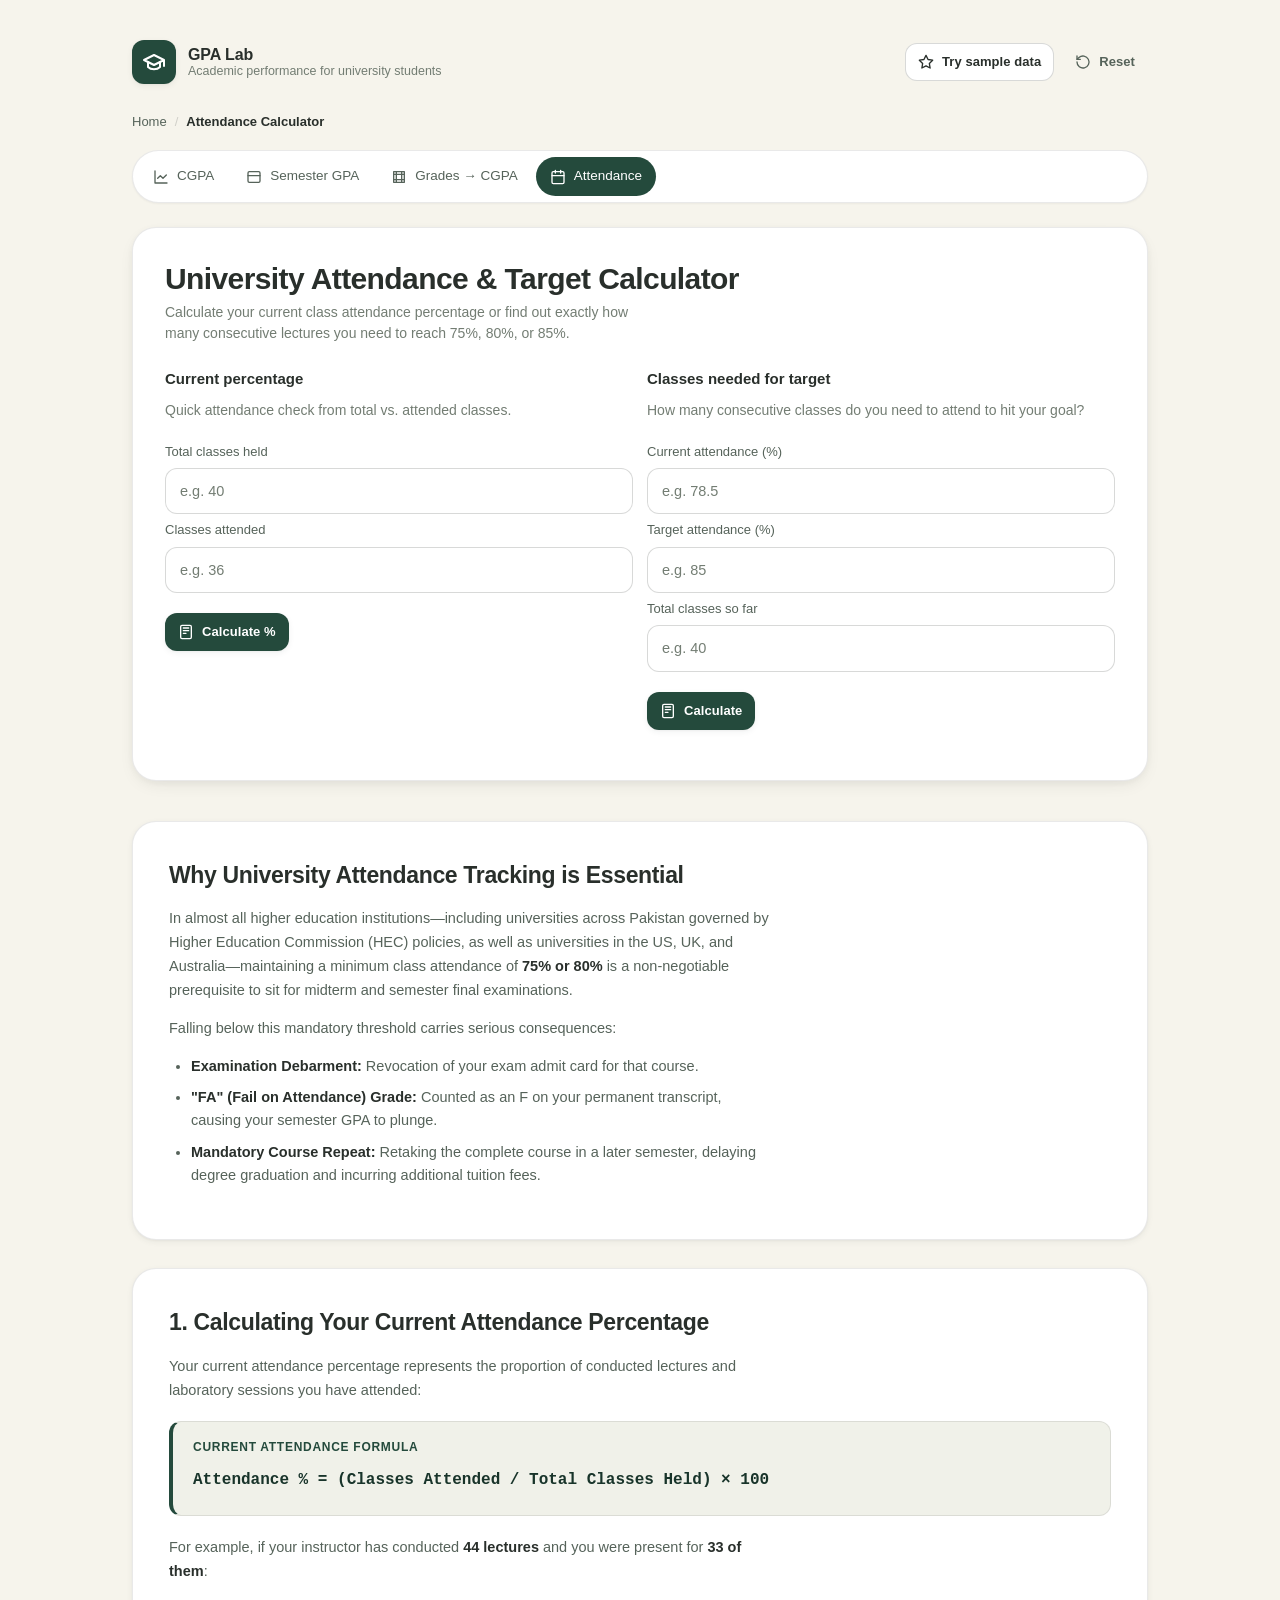
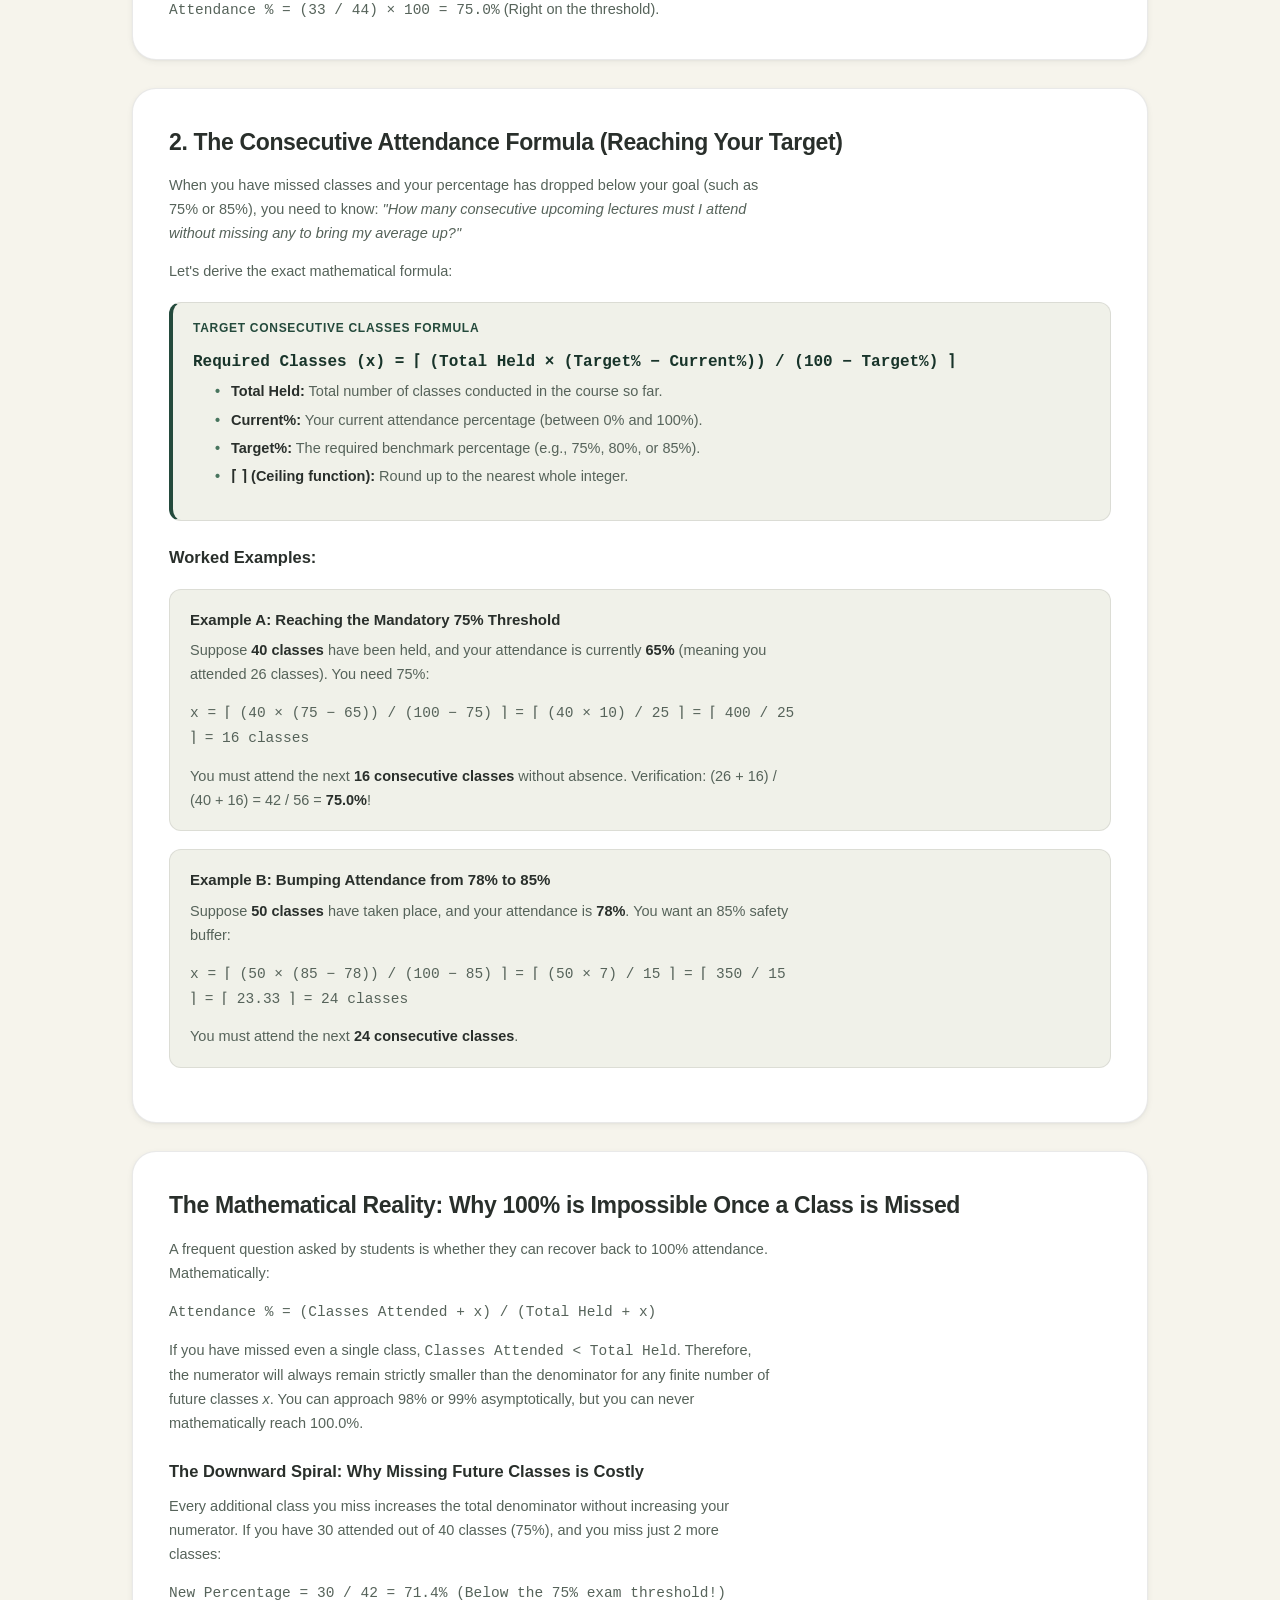
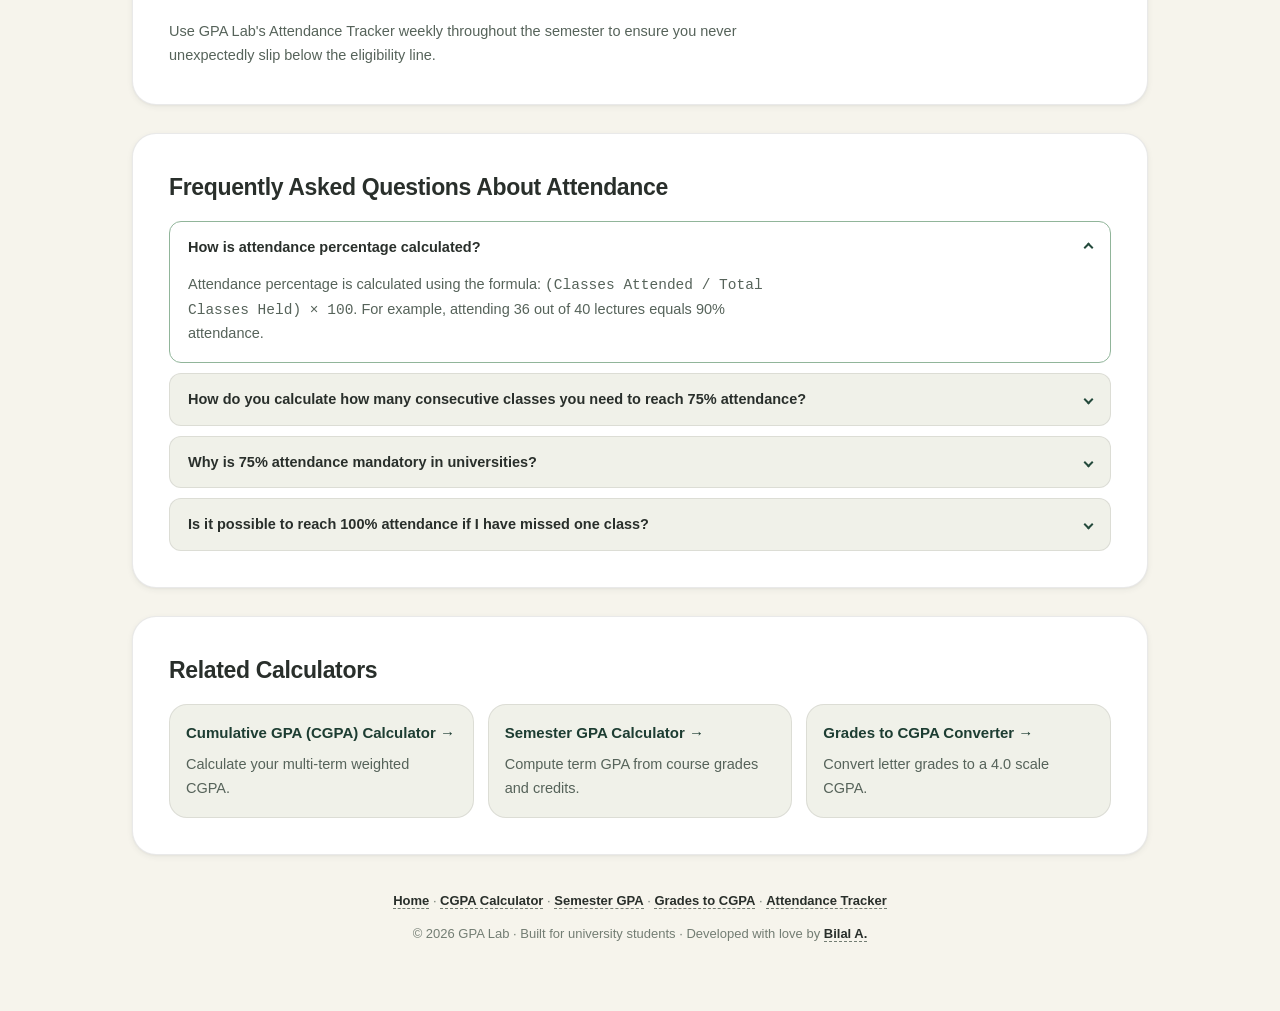
<file: attendance-calculator/index.html>
<!DOCTYPE html>
<html lang="en">
<head>
  <meta charset="UTF-8" />
  <meta name="viewport" content="width=device-width, initial-scale=1.0" />
  <meta name="color-scheme" content="light" />
  
  <!-- Primary Meta Tags -->
  <title>Attendance Calculator | University Attendance &amp; Target Tracker — GPA Lab</title>
  <meta name="title" content="Attendance Calculator | University Attendance &amp; Target Tracker — GPA Lab" />
  <meta name="description" content="Calculate your current class attendance percentage and find out exactly how many consecutive classes you must attend to reach 75%, 80%, or 85% attendance." />
  <meta name="keywords" content="attendance calculator, attendance percentage calculator, university attendance calculator, how many classes to reach 75 attendance, target attendance calculator, attendance tracker university, calculate attendance percentage" />
  <meta name="author" content="Bilal A." />
  <meta name="robots" content="index, follow" />
  <link rel="canonical" href="https://gpa-lab.vercel.app/attendance-calculator/" />

  <!-- Google Site Verification & AdSense -->
  <meta name="google-site-verification" content="ByYxuuN9iqRJRVVobKN5QlBEx7YKzridIw8mNf0FFVc" />
  <meta name="google-adsense-account" content="ca-pub-8901367047024233" />

  <!-- Open Graph / Facebook -->
  <meta property="og:type" content="website" />
  <meta property="og:url" content="https://gpa-lab.vercel.app/attendance-calculator/" />
  <meta property="og:title" content="Attendance Calculator | University Attendance &amp; Target Tracker — GPA Lab" />
  <meta property="og:description" content="Calculate your current class attendance percentage and find out exactly how many consecutive classes you must attend to reach 75%, 80%, or 85% attendance." />
  <meta property="og:image" content="https://gpa-lab.vercel.app/assets/og-image.png" />
  <meta property="og:site_name" content="GPA Lab" />
  <meta property="og:locale" content="en_US" />

  <!-- Twitter / X Card -->
  <meta name="twitter:card" content="summary_large_image" />
  <meta name="twitter:url" content="https://gpa-lab.vercel.app/attendance-calculator/" />
  <meta name="twitter:title" content="Attendance Calculator | University Attendance &amp; Target Tracker — GPA Lab" />
  <meta name="twitter:description" content="Calculate your current class attendance percentage and find out exactly how many consecutive classes you must attend to reach 75%, 80%, or 85% attendance." />
  <meta name="twitter:image" content="https://gpa-lab.vercel.app/assets/og-image.png" />

  <!-- Favicon & Stylesheet -->
  <link rel="stylesheet" href="../css/style.css" />
  <link rel="icon" href="data:image/svg+xml,%3Csvg xmlns='http://www.w3.org/2000/svg' viewBox='0 0 24 24' fill='none' stroke='%23244a3c' stroke-width='2.5' stroke-linecap='round' stroke-linejoin='round'%3E%3Cpath d='M12 6.253v13'/%3E%3Cpath d='M12 6.253a4 4 0 0 1 4 4v0a4 4 0 0 1-8 0v0a4 4 0 0 1 4-4z'/%3E%3Cpath d='M4 20h16'/%3E%3C/svg%3E" />

  <!-- Structured Data: JSON-LD -->
  <script type="application/ld+json">
  {
    "@context": "https://schema.org",
    "@graph": [
      {
        "@type": "BreadcrumbList",
        "itemListElement": [
          {
            "@type": "ListItem",
            "position": 1,
            "name": "Home",
            "item": "https://gpa-lab.vercel.app/"
          },
          {
            "@type": "ListItem",
            "position": 2,
            "name": "Attendance Calculator",
            "item": "https://gpa-lab.vercel.app/attendance-calculator/"
          }
        ]
      },
      {
        "@type": "WebApplication",
        "@id": "https://gpa-lab.vercel.app/attendance-calculator/#webapp",
        "name": "University Attendance & Target Tracker",
        "url": "https://gpa-lab.vercel.app/attendance-calculator/",
        "applicationCategory": "EducationalApplication",
        "operatingSystem": "All modern web browsers",
        "browserRequirements": "Requires JavaScript",
        "offers": {
          "@type": "Offer",
          "price": "0",
          "priceCurrency": "USD"
        },
        "description": "Calculate current class attendance percentage and determine the exact number of consecutive upcoming classes required to reach a target percentage like 75% or 80%."
      },
      {
        "@type": "FAQPage",
        "@id": "https://gpa-lab.vercel.app/attendance-calculator/#faq",
        "mainEntity": [
          {
            "@type": "Question",
            "name": "How is attendance percentage calculated?",
            "acceptedAnswer": {
              "@type": "Answer",
              "text": "Attendance percentage is calculated using the formula: (Classes Attended / Total Classes Held) × 100. For example, attending 36 out of 40 lectures equals 90% attendance."
            }
          },
          {
            "@type": "Question",
            "name": "How do you calculate how many consecutive classes you need to reach 75% attendance?",
            "acceptedAnswer": {
              "@type": "Answer",
              "text": "The required consecutive classes formula is: ceil((Target% × Total Held - 100 × Attended) / (100 - Target%)). For example, if you attended 26 out of 40 classes (65%), you must attend ceil((75 × 40 - 100 × 26) / (100 - 75)) = ceil((3000 - 2600) / 25) = 16 consecutive classes without missing any."
            }
          },
          {
            "@type": "Question",
            "name": "Why is 75% attendance mandatory in universities?",
            "acceptedAnswer": {
              "@type": "Answer",
              "text": "In Pakistan (under Higher Education Commission guidelines) and in universities across the globe, 75% attendance is the mandatory threshold ensuring students engage with coursework. Falling below 75% results in examination debarment or an FA (Fail Attendance) grade."
            }
          },
          {
            "@type": "Question",
            "name": "Is it possible to reach 100% attendance if I have missed one class?",
            "acceptedAnswer": {
              "@type": "Answer",
              "text": "No. Once a single class has been missed, achieving 100% attendance is mathematically impossible because the ratio of attended to total classes will always remain strictly less than 1, regardless of how many future classes you attend."
            }
          }
        ]
      }
    ]
  }
  </script>
</head>
<body data-tool="attendance">
  <a href="#main-content" class="skip-link">Skip to main content</a>

  <div class="shell">

    <!-- App Header -->
    <header class="brand-row" aria-label="App header">
      <div class="brand">
        <a href="/" class="brand-link" aria-label="GPA Lab Home">
          <span class="brand-mark" aria-hidden="true">
            <svg viewBox="0 0 24 24" fill="none" stroke="currentColor" stroke-width="2" stroke-linecap="round" stroke-linejoin="round">
              <path d="M22 10v6M2 10l10-5 10 5-10 5z"/>
              <path d="M6 12v5c3 3 9 3 12 0v-5"/>
            </svg>
          </span>
          <div class="brand-text">
            <strong>GPA Lab</strong>
            <span>Academic performance for university students</span>
          </div>
        </a>
      </div>

      <div class="header-actions">
        <button type="button" class="btn btn-secondary btn-sm" id="sampleBtn" aria-label="Load sample attendance">
          <svg viewBox="0 0 24 24" fill="none" stroke="currentColor" stroke-width="2" stroke-linecap="round" stroke-linejoin="round" aria-hidden="true">
            <path d="M12 2l3.09 6.26L22 9.27l-5 4.87 1.18 6.88L12 17.77l-6.18 3.25L7 14.14 2 9.27l6.91-1.01L12 2z"/>
          </svg>
          Try sample data
        </button>
        <button type="button" class="btn btn-ghost btn-sm" id="resetBtn" aria-label="Reset all inputs">
          <svg viewBox="0 0 24 24" fill="none" stroke="currentColor" stroke-width="2" stroke-linecap="round" stroke-linejoin="round" aria-hidden="true">
            <path d="M3 12a9 9 0 1 0 3-6.7L3 8"/><path d="M3 3v5h5"/>
          </svg>
          Reset
        </button>
      </div>
    </header>

    <!-- Breadcrumb Navigation -->
    <nav class="breadcrumbs" aria-label="Breadcrumb">
      <ol class="breadcrumb-list">
        <li><a href="/">Home</a></li>
        <li class="breadcrumb-separator" aria-hidden="true">/</li>
        <li class="breadcrumb-current" aria-current="page">Attendance Calculator</li>
      </ol>
    </nav>

    <!-- Calculator Navigation Bar -->
    <nav class="tabs" aria-label="Calculators navigation">
      <a href="/cgpa-calculator/" class="tab-btn">
        <svg viewBox="0 0 24 24" fill="none" stroke="currentColor" stroke-width="2" stroke-linecap="round" stroke-linejoin="round" aria-hidden="true">
          <path d="M3 3v18h18"/><path d="M7 14l4-4 4 4 5-5"/>
        </svg>
        CGPA
      </a>
      <a href="/semester-gpa-calculator/" class="tab-btn">
        <svg viewBox="0 0 24 24" fill="none" stroke="currentColor" stroke-width="2" stroke-linecap="round" stroke-linejoin="round" aria-hidden="true">
          <rect x="3" y="4" width="18" height="16" rx="2"/><path d="M3 10h18"/>
        </svg>
        Semester GPA
      </a>
      <a href="/grade-to-cgpa-calculator/" class="tab-btn">
        <svg viewBox="0 0 24 24" fill="none" stroke="currentColor" stroke-width="2" stroke-linecap="round" stroke-linejoin="round" aria-hidden="true">
          <path d="M4 4h16v16H4z"/><path d="M8 4v16M16 4v16M4 8h16M4 16h16"/>
        </svg>
        Grades → CGPA
      </a>
      <a href="/attendance-calculator/" class="tab-btn is-active" aria-current="page">
        <svg viewBox="0 0 24 24" fill="none" stroke="currentColor" stroke-width="2" stroke-linecap="round" stroke-linejoin="round" aria-hidden="true">
          <rect x="3" y="4" width="18" height="18" rx="2"/><path d="M16 2v4M8 2v4M3 10h18"/>
        </svg>
        Attendance
      </a>
    </nav>

    <main id="main-content">
      <!-- Calculator Tool Card -->
      <section id="attendance-calc" class="card" aria-labelledby="att-h1">
        <header class="section-head">
          <div>
            <h1 id="att-h1" class="page-h1" style="margin-bottom:4px;">University Attendance &amp; Target Calculator</h1>
            <p class="section-sub">Calculate your current class attendance percentage or find out exactly how many consecutive lectures you need to reach 75%, 80%, or 85%.</p>
          </div>
        </header>

        <div class="field-grid" style="grid-template-columns: 1fr 1fr; margin-top: 22px;">
          <!-- Card A: Current percentage -->
          <div class="field">
            <h3 style="margin:0 0 4px;font-size:15px;">Current percentage</h3>
            <p class="section-sub" style="margin:0 0 14px;">Quick attendance check from total vs. attended classes.</p>
            <label for="total-classes">Total classes held</label>
            <input type="number" id="total-classes" placeholder="e.g. 40" min="0" inputmode="numeric" />
            <label for="attended-classes">Classes attended</label>
            <input type="number" id="attended-classes" placeholder="e.g. 36" min="0" inputmode="numeric" />
            <button type="button" class="btn btn-primary btn-sm" data-calc="attendance" style="margin-top:14px; align-self:flex-start;">
              <svg viewBox="0 0 24 24" fill="none" stroke="currentColor" stroke-width="2" stroke-linecap="round" stroke-linejoin="round" aria-hidden="true">
                <rect x="4" y="2" width="16" height="20" rx="2"/><path d="M8 6h8M8 10h8M8 14h4"/>
              </svg>
              Calculate %
            </button>

            <div class="result" id="attendance-result" data-tier="" aria-live="polite" style="margin-top: 18px;">
              <div class="result-grid">
                <div class="result-hero" style="width:120px;height:120px;">
                  <svg class="result-ring" viewBox="0 0 120 120" aria-hidden="true">
                    <circle class="track" cx="60" cy="60" r="52"/>
                    <circle class="meter" cx="60" cy="60" r="52" stroke-dasharray="326.73" stroke-dashoffset="326.73"/>
                  </svg>
                  <div style="text-align:center;">
                    <div class="result-value" id="attendance-percentage" style="font-size:32px;">0%</div>
                  </div>
                </div>
                <div class="result-info">
                  <span class="result-classification" id="attendance-classification-text">—</span>
                  <h3 class="result-heading">Current attendance</h3>
                </div>
              </div>
            </div>
          </div>

          <!-- Card B: Target -->
          <div class="field">
            <h3 style="margin:0 0 4px;font-size:15px;">Classes needed for target</h3>
            <p class="section-sub" style="margin:0 0 14px;">How many consecutive classes do you need to attend to hit your goal?</p>
            <label for="current-attendance">Current attendance (%)</label>
            <input type="number" id="current-attendance" placeholder="e.g. 78.5" min="0" max="100" step="0.1" inputmode="decimal" />
            <label for="target-attendance">Target attendance (%)</label>
            <input type="number" id="target-attendance" placeholder="e.g. 85" min="0" max="100" step="0.1" inputmode="decimal" />
            <label for="current-total">Total classes so far</label>
            <input type="number" id="current-total" placeholder="e.g. 40" min="0" inputmode="numeric" />
            <button type="button" class="btn btn-primary btn-sm" data-calc="required" style="margin-top:14px; align-self:flex-start;">
              <svg viewBox="0 0 24 24" fill="none" stroke="currentColor" stroke-width="2" stroke-linecap="round" stroke-linejoin="round" aria-hidden="true">
                <rect x="4" y="2" width="16" height="20" rx="2"/><path d="M8 6h8M8 10h8M8 14h4"/>
              </svg>
              Calculate
            </button>

            <div class="result" id="required-result" data-tier="" aria-live="polite" style="margin-top: 18px;">
              <div class="result-grid">
                <div class="result-hero" style="width:120px;height:120px;">
                  <svg class="result-ring" viewBox="0 0 120 120" aria-hidden="true">
                    <circle class="track" cx="60" cy="60" r="52"/>
                    <circle class="meter" cx="60" cy="60" r="52" stroke-dasharray="326.73" stroke-dashoffset="326.73"/>
                  </svg>
                  <div style="text-align:center;">
                    <div class="result-value" id="required-classes" style="font-size:36px;">0</div>
                    <div class="result-suffix">classes</div>
                  </div>
                </div>
                <div class="result-info">
                  <span class="result-classification" id="required-classification-text">—</span>
                  <h3 class="result-heading">More classes to attend</h3>
                </div>
              </div>
            </div>
          </div>
        </div>
      </section>

      <!-- ============================ IN-DEPTH ATTENDANCE GUIDE ============================ -->
      <section class="content-wrap" aria-label="Attendance Guide">

        <!-- Why Attendance Matters -->
        <article class="guide-card">
          <h2>Why University Attendance Tracking is Essential</h2>
          <p>In almost all higher education institutions—including universities across Pakistan governed by Higher Education Commission (HEC) policies, as well as universities in the US, UK, and Australia—maintaining a minimum class attendance of <strong>75% or 80%</strong> is a non-negotiable prerequisite to sit for midterm and semester final examinations.</p>
          <p>Falling below this mandatory threshold carries serious consequences:</p>
          <ul>
            <li><strong>Examination Debarment:</strong> Revocation of your exam admit card for that course.</li>
            <li><strong>"FA" (Fail on Attendance) Grade:</strong> Counted as an F on your permanent transcript, causing your semester GPA to plunge.</li>
            <li><strong>Mandatory Course Repeat:</strong> Retaking the complete course in a later semester, delaying degree graduation and incurring additional tuition fees.</li>
          </ul>
        </article>

        <!-- Current Percentage Formula -->
        <article class="guide-card">
          <h2>1. Calculating Your Current Attendance Percentage</h2>
          <p>Your current attendance percentage represents the proportion of conducted lectures and laboratory sessions you have attended:</p>

          <div class="formula-box">
            <div class="formula-title">Current Attendance Formula</div>
            <div class="formula-math">
              Attendance % = (Classes Attended / Total Classes Held) × 100
            </div>
          </div>

          <p>For example, if your instructor has conducted <strong>44 lectures</strong> and you were present for <strong>33 of them</strong>:</p>
          <p><code>Attendance % = (33 / 44) × 100 = 75.0%</code> (Right on the threshold).</p>
        </article>

        <!-- Target Consecutive Classes Formula -->
        <article class="guide-card">
          <h2>2. The Consecutive Attendance Formula (Reaching Your Target)</h2>
          <p>When you have missed classes and your percentage has dropped below your goal (such as 75% or 85%), you need to know: <em>"How many consecutive upcoming lectures must I attend without missing any to bring my average up?"</em></p>

          <p>Let's derive the exact mathematical formula:</p>
          <div class="formula-box">
            <div class="formula-title">Target Consecutive Classes Formula</div>
            <div class="formula-math">
              Required Classes (x) = ⌈ (Total Held × (Target% − Current%)) / (100 − Target%) ⌉
            </div>
            <ul class="formula-legend">
              <li><strong>Total Held:</strong> Total number of classes conducted in the course so far.</li>
              <li><strong>Current%:</strong> Your current attendance percentage (between 0% and 100%).</li>
              <li><strong>Target%:</strong> The required benchmark percentage (e.g., 75%, 80%, or 85%).</li>
              <li><strong>⌈ ⌉ (Ceiling function):</strong> Round up to the nearest whole integer.</li>
            </ul>
          </div>

          <h3>Worked Examples:</h3>
          <div class="example-box">
            <h4>Example A: Reaching the Mandatory 75% Threshold</h4>
            <p>Suppose <strong>40 classes</strong> have been held, and your attendance is currently <strong>65%</strong> (meaning you attended 26 classes). You need 75%:</p>
            <p><code>x = ⌈ (40 × (75 − 65)) / (100 − 75) ⌉ = ⌈ (40 × 10) / 25 ⌉ = ⌈ 400 / 25 ⌉ = 16 classes</code></p>
            <p>You must attend the next <strong>16 consecutive classes</strong> without absence. Verification: (26 + 16) / (40 + 16) = 42 / 56 = <strong>75.0%</strong>!</p>
          </div>

          <div class="example-box">
            <h4>Example B: Bumping Attendance from 78% to 85%</h4>
            <p>Suppose <strong>50 classes</strong> have taken place, and your attendance is <strong>78%</strong>. You want an 85% safety buffer:</p>
            <p><code>x = ⌈ (50 × (85 − 78)) / (100 − 85) ⌉ = ⌈ (50 × 7) / 15 ⌉ = ⌈ 350 / 15 ⌉ = ⌈ 23.33 ⌉ = 24 classes</code></p>
            <p>You must attend the next <strong>24 consecutive classes</strong>.</p>
          </div>
        </article>

        <!-- The 100% Impossibility & Downward Spiral -->
        <article class="guide-card">
          <h2>The Mathematical Reality: Why 100% is Impossible Once a Class is Missed</h2>
          <p>A frequent question asked by students is whether they can recover back to 100% attendance. Mathematically:</p>
          <p><code>Attendance % = (Classes Attended + x) / (Total Held + x)</code></p>
          <p>If you have missed even a single class, <code>Classes Attended &lt; Total Held</code>. Therefore, the numerator will always remain strictly smaller than the denominator for any finite number of future classes <em>x</em>. You can approach 98% or 99% asymptotically, but you can never mathematically reach 100.0%.</p>

          <h3>The Downward Spiral: Why Missing Future Classes is Costly</h3>
          <p>Every additional class you miss increases the total denominator without increasing your numerator. If you have 30 attended out of 40 classes (75%), and you miss just 2 more classes:</p>
          <p><code>New Percentage = 30 / 42 = 71.4% (Below the 75% exam threshold!)</code></p>
          <p>Use GPA Lab's Attendance Tracker weekly throughout the semester to ensure you never unexpectedly slip below the eligibility line.</p>
        </article>

        <!-- FAQs -->
        <article class="guide-card">
          <h2>Frequently Asked Questions About Attendance</h2>
          <div class="faq-list">
            <details class="faq-item" open>
              <summary class="faq-question">How is attendance percentage calculated?</summary>
              <div class="faq-answer">
                <p>Attendance percentage is calculated using the formula: <code>(Classes Attended / Total Classes Held) × 100</code>. For example, attending 36 out of 40 lectures equals 90% attendance.</p>
              </div>
            </details>

            <details class="faq-item">
              <summary class="faq-question">How do you calculate how many consecutive classes you need to reach 75% attendance?</summary>
              <div class="faq-answer">
                <p>Use the formula: <code>ceil((Target% × Total Held - 100 × Attended) / (100 - Target%))</code>. It calculates the minimum consecutive future lectures you must attend without absence to raise your cumulative percentage to 75%.</p>
              </div>
            </details>

            <details class="faq-item">
              <summary class="faq-question">Why is 75% attendance mandatory in universities?</summary>
              <div class="faq-answer">
                <p>In Pakistan (under Higher Education Commission guidelines) and globally, 75% attendance is the mandatory threshold ensuring students engage with coursework. Falling below 75% results in examination debarment or an FA (Fail Attendance) grade.</p>
              </div>
            </details>

            <details class="faq-item">
              <summary class="faq-question">Is it possible to reach 100% attendance if I have missed one class?</summary>
              <div class="faq-answer">
                <p>No. Once a single class has been missed, achieving 100% attendance is mathematically impossible because the ratio of attended to total classes will always remain strictly less than 1, regardless of how many future classes you attend.</p>
              </div>
            </details>
          </div>
        </article>

        <!-- Related Tools -->
        <article class="guide-card">
          <h2>Related Calculators</h2>
          <div class="tools-nav-grid">
            <a href="/cgpa-calculator/" class="tool-nav-card">
              <span class="tool-nav-card-title">Cumulative GPA (CGPA) Calculator →</span>
              <p class="tool-nav-card-desc">Calculate your multi-term weighted CGPA.</p>
            </a>
            <a href="/semester-gpa-calculator/" class="tool-nav-card">
              <span class="tool-nav-card-title">Semester GPA Calculator →</span>
              <p class="tool-nav-card-desc">Compute term GPA from course grades and credits.</p>
            </a>
            <a href="/grade-to-cgpa-calculator/" class="tool-nav-card">
              <span class="tool-nav-card-title">Grades to CGPA Converter →</span>
              <p class="tool-nav-card-desc">Convert letter grades to a 4.0 scale CGPA.</p>
            </a>
          </div>
        </article>

      </section>
    </main>

    <!-- Page Footer -->
    <footer class="footnote">
      <p style="margin-bottom: 8px;">
        <a href="/">Home</a> · 
        <a href="/cgpa-calculator/">CGPA Calculator</a> · 
        <a href="/semester-gpa-calculator/">Semester GPA</a> · 
        <a href="/grade-to-cgpa-calculator/">Grades to CGPA</a> · 
        <a href="/attendance-calculator/">Attendance Tracker</a>
      </p>
      <p>© <span id="year"></span> GPA Lab · Built for university students · Developed with love by <a href="https://bilaldeveloper.vercel.app/" target="_blank" rel="noopener">Bilal A.</a></p>
    </footer>
  </div>

  <div class="toast-stack" id="toastStack" aria-live="polite" aria-atomic="true"></div>
  <script src="../js/script.js"></script>
</body>
</html>
</file>
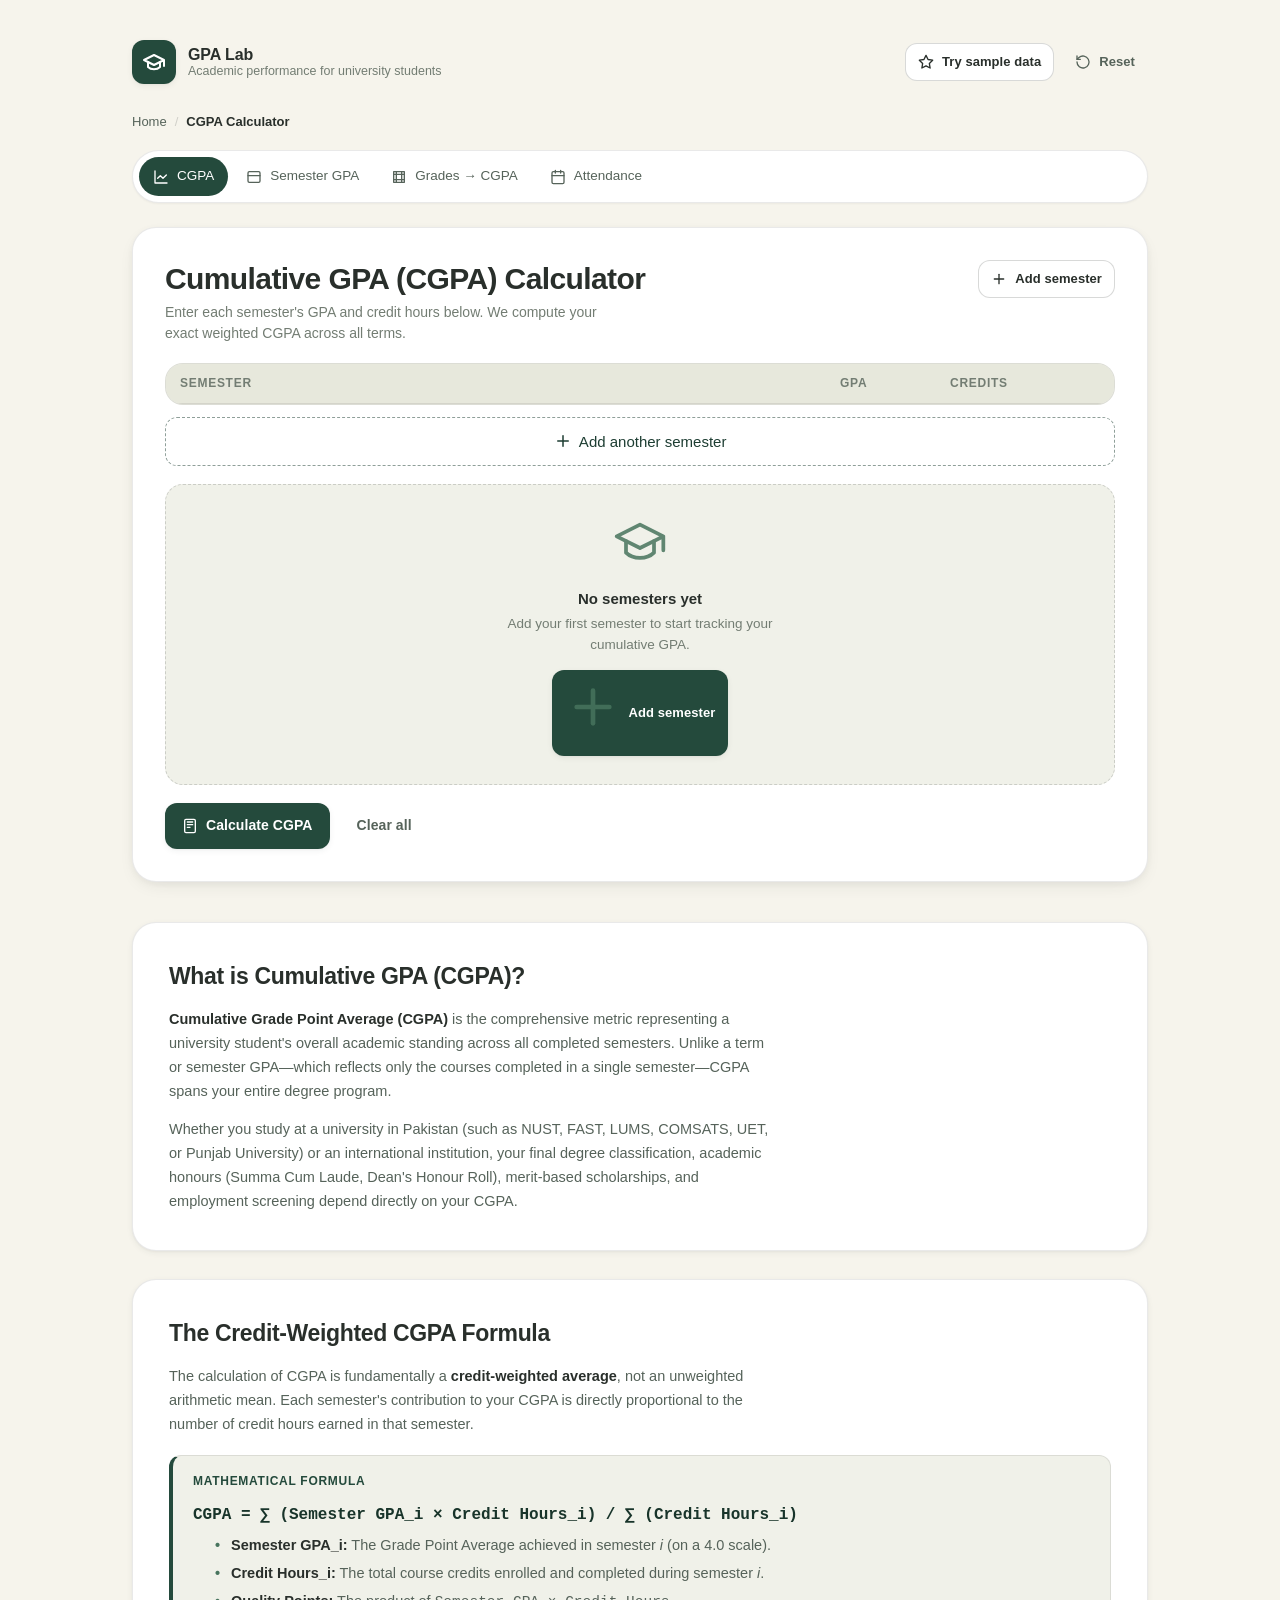
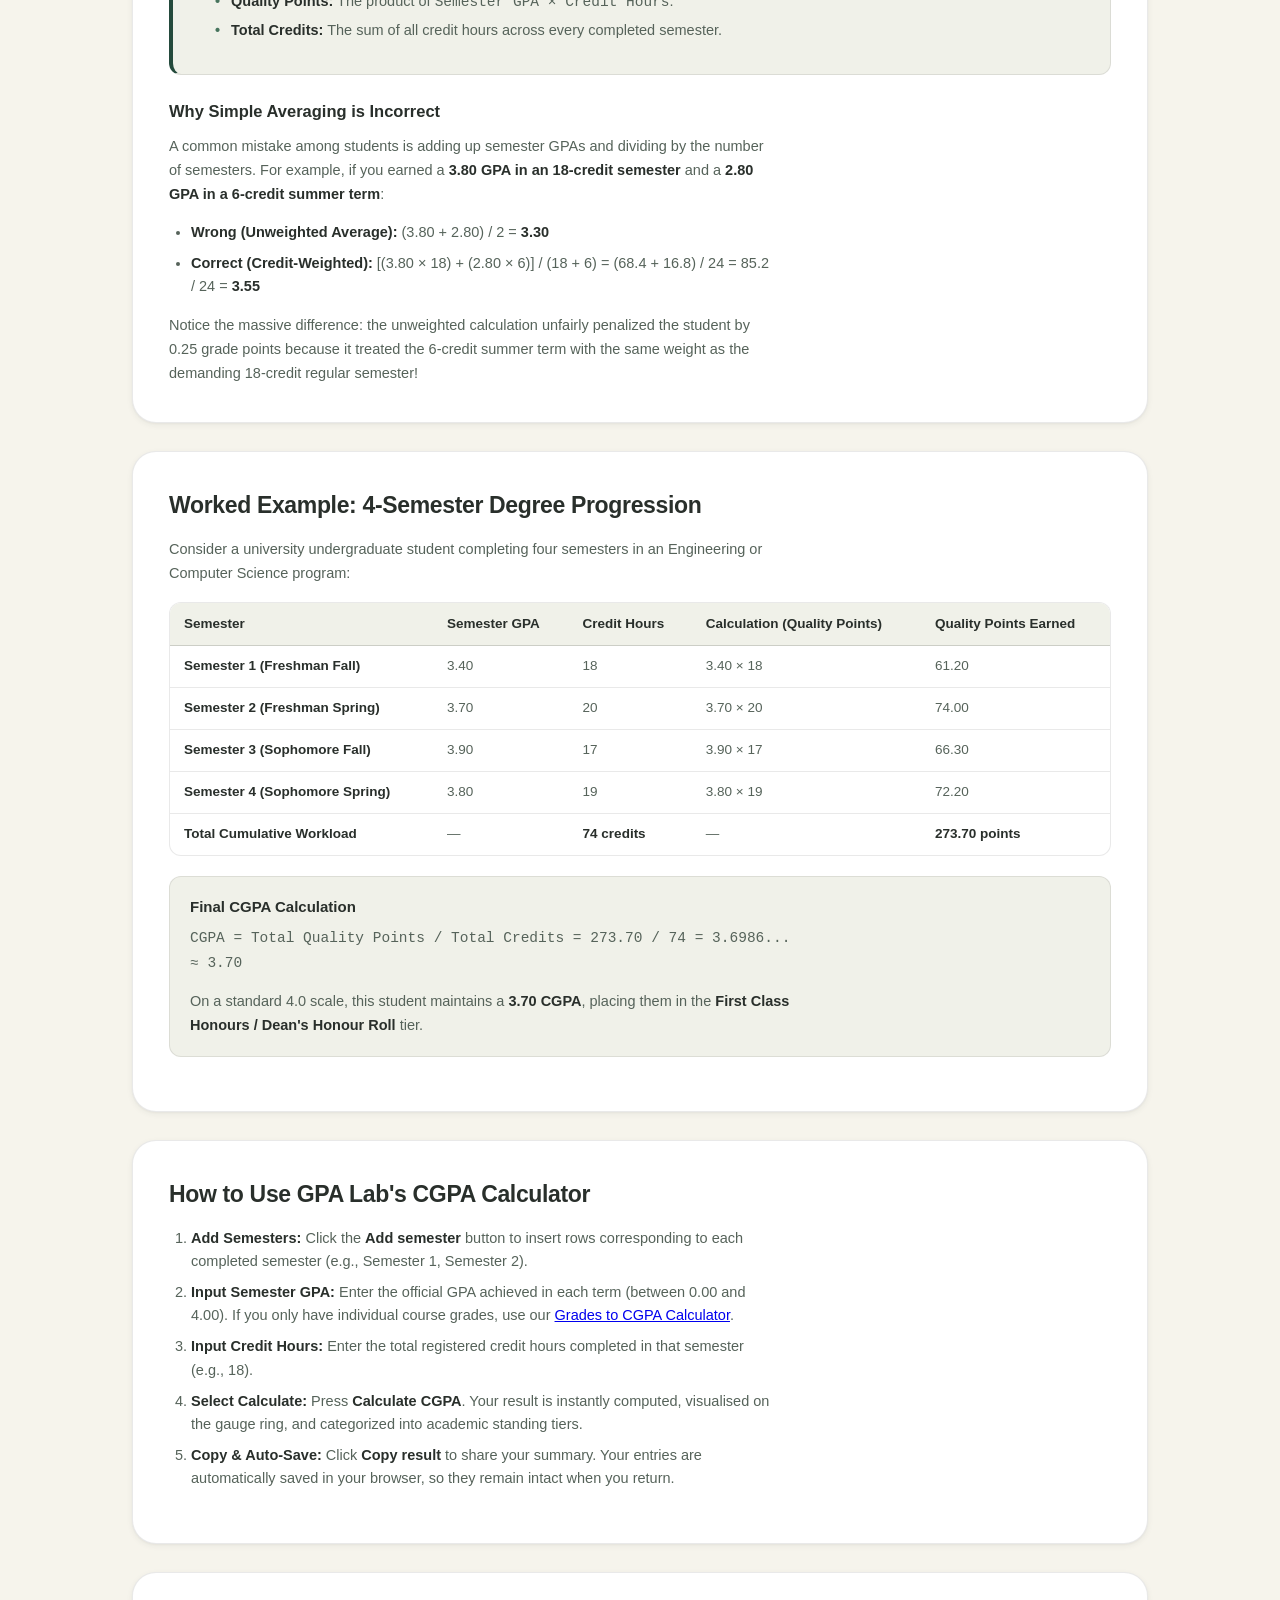
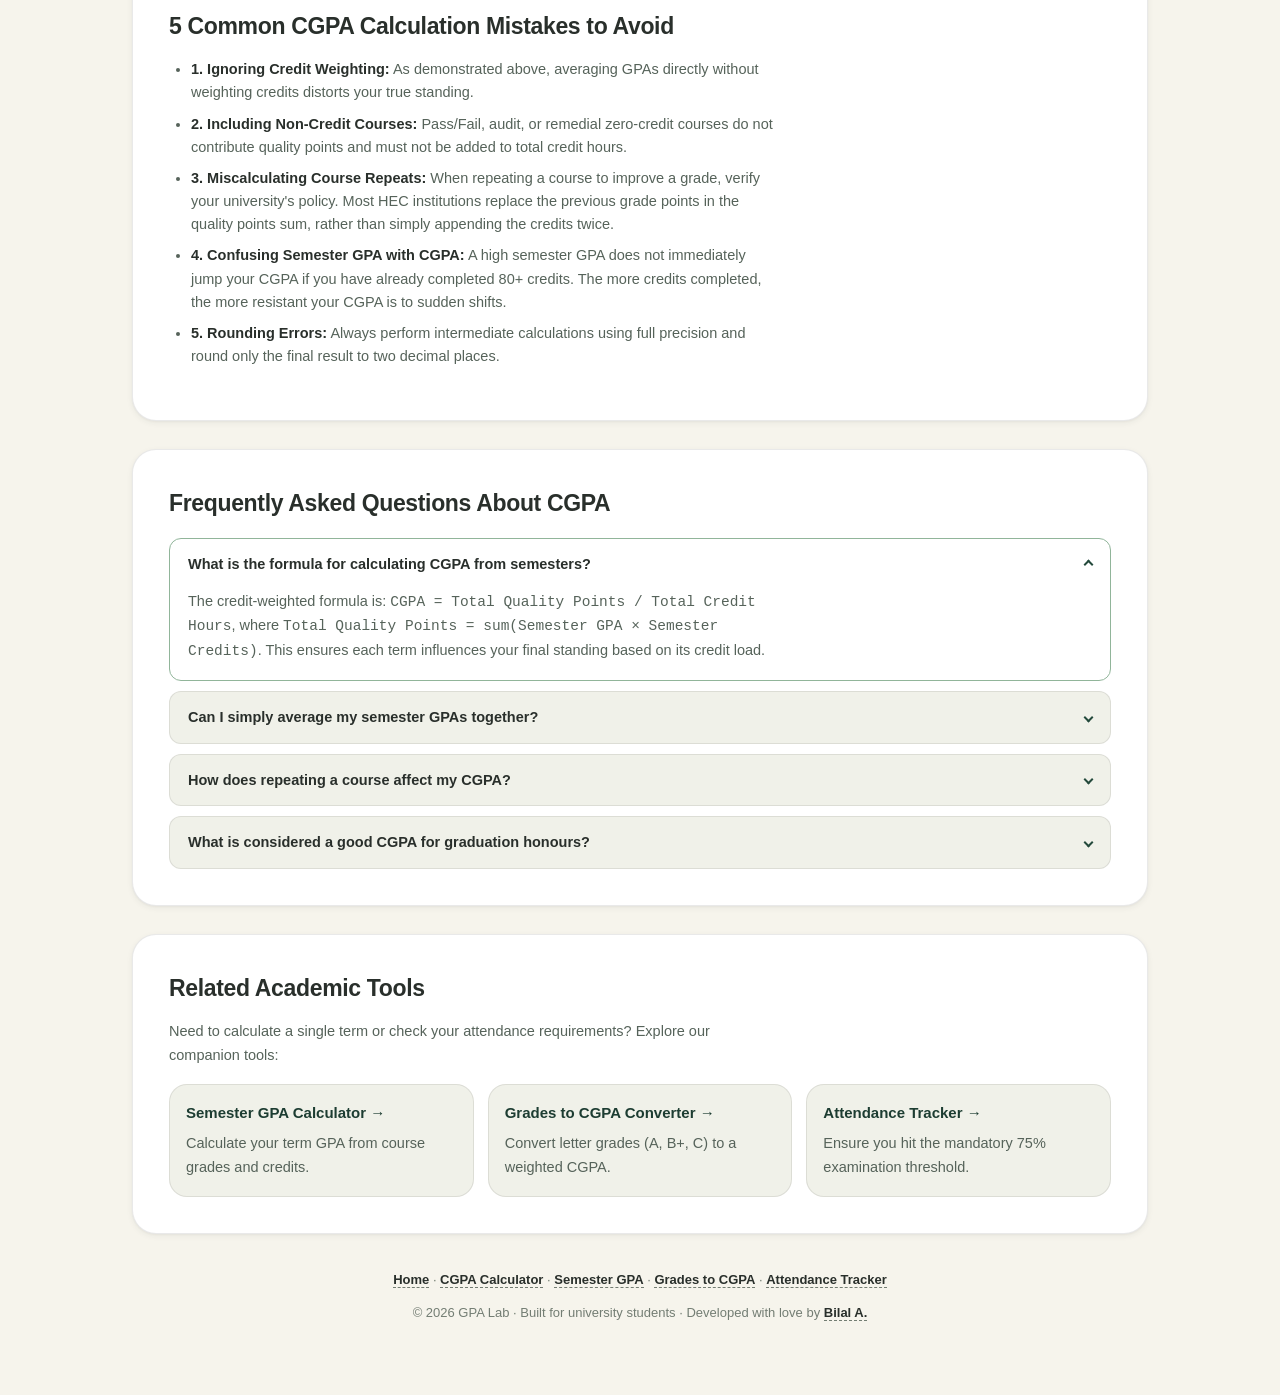
<file: cgpa-calculator/index.html>
<!DOCTYPE html>
<html lang="en">
<head>
  <meta charset="UTF-8" />
  <meta name="viewport" content="width=device-width, initial-scale=1.0" />
  <meta name="color-scheme" content="light" />
  
  <!-- Primary Meta Tags -->
  <title>CGPA Calculator | Cumulative GPA Calculator for University — GPA Lab</title>
  <meta name="title" content="CGPA Calculator | Cumulative GPA Calculator for University — GPA Lab" />
  <meta name="description" content="Calculate your Cumulative Grade Point Average (CGPA) across all university semesters. Accurate credit-weighted CGPA formula, step-by-step example, and free calculator." />
  <meta name="keywords" content="CGPA calculator, cumulative GPA calculator, calculate CGPA, university CGPA calculator, CGPA calculator Pakistan, how to calculate CGPA, cumulative grade point average" />
  <meta name="author" content="Bilal A." />
  <meta name="robots" content="index, follow" />
  <link rel="canonical" href="https://gpa-lab.vercel.app/cgpa-calculator/" />

  <!-- Google Site Verification & AdSense -->
  <meta name="google-site-verification" content="ByYxuuN9iqRJRVVobKN5QlBEx7YKzridIw8mNf0FFVc" />
  <meta name="google-adsense-account" content="ca-pub-8901367047024233" />

  <!-- Open Graph / Facebook -->
  <meta property="og:type" content="website" />
  <meta property="og:url" content="https://gpa-lab.vercel.app/cgpa-calculator/" />
  <meta property="og:title" content="CGPA Calculator | Cumulative GPA Calculator for University — GPA Lab" />
  <meta property="og:description" content="Calculate your Cumulative Grade Point Average (CGPA) across all university semesters. Accurate credit-weighted CGPA formula, step-by-step example, and free calculator." />
  <meta property="og:image" content="https://gpa-lab.vercel.app/assets/og-image.png" />
  <meta property="og:site_name" content="GPA Lab" />
  <meta property="og:locale" content="en_US" />

  <!-- Twitter / X Card -->
  <meta name="twitter:card" content="summary_large_image" />
  <meta name="twitter:url" content="https://gpa-lab.vercel.app/cgpa-calculator/" />
  <meta name="twitter:title" content="CGPA Calculator | Cumulative GPA Calculator for University — GPA Lab" />
  <meta name="twitter:description" content="Calculate your Cumulative Grade Point Average (CGPA) across all university semesters. Accurate credit-weighted CGPA formula, step-by-step example, and free calculator." />
  <meta name="twitter:image" content="https://gpa-lab.vercel.app/assets/og-image.png" />

  <!-- Favicon & Stylesheet -->
  <link rel="stylesheet" href="../css/style.css" />
  <link rel="icon" href="data:image/svg+xml,%3Csvg xmlns='http://www.w3.org/2000/svg' viewBox='0 0 24 24' fill='none' stroke='%23244a3c' stroke-width='2.5' stroke-linecap='round' stroke-linejoin='round'%3E%3Cpath d='M12 6.253v13'/%3E%3Cpath d='M12 6.253a4 4 0 0 1 4 4v0a4 4 0 0 1-8 0v0a4 4 0 0 1 4-4z'/%3E%3Cpath d='M4 20h16'/%3E%3C/svg%3E" />

  <!-- Structured Data: JSON-LD -->
  <script type="application/ld+json">
  {
    "@context": "https://schema.org",
    "@graph": [
      {
        "@type": "BreadcrumbList",
        "itemListElement": [
          {
            "@type": "ListItem",
            "position": 1,
            "name": "Home",
            "item": "https://gpa-lab.vercel.app/"
          },
          {
            "@type": "ListItem",
            "position": 2,
            "name": "CGPA Calculator",
            "item": "https://gpa-lab.vercel.app/cgpa-calculator/"
          }
        ]
      },
      {
        "@type": "WebApplication",
        "@id": "https://gpa-lab.vercel.app/cgpa-calculator/#webapp",
        "name": "Cumulative GPA (CGPA) Calculator",
        "url": "https://gpa-lab.vercel.app/cgpa-calculator/",
        "applicationCategory": "EducationalApplication",
        "operatingSystem": "All modern web browsers",
        "browserRequirements": "Requires JavaScript",
        "offers": {
          "@type": "Offer",
          "price": "0",
          "priceCurrency": "USD"
        },
        "description": "Free university cumulative grade point average (CGPA) calculator that computes credit-weighted CGPA across all completed semesters on a 4.0 scale."
      },
      {
        "@type": "FAQPage",
        "@id": "https://gpa-lab.vercel.app/cgpa-calculator/#faq",
        "mainEntity": [
          {
            "@type": "Question",
            "name": "What is the formula for calculating CGPA from semesters?",
            "acceptedAnswer": {
              "@type": "Answer",
              "text": "The credit-weighted formula is: CGPA = Total Quality Points / Total Credit Hours, where Total Quality Points = sum(Semester GPA × Semester Credits). This weights each semester by its academic workload."
            }
          },
          {
            "@type": "Question",
            "name": "Can I simply average my semester GPAs together?",
            "acceptedAnswer": {
              "@type": "Answer",
              "text": "No. Simple averaging of GPAs is only mathematically valid if every semester had the exact same number of credit hours. If one semester has 20 credits and another has 12 credits, the 20-credit semester carries significantly more weight toward your cumulative CGPA."
            }
          },
          {
            "@type": "Question",
            "name": "How does repeating a course affect my CGPA?",
            "acceptedAnswer": {
              "@type": "Answer",
              "text": "At most universities following HEC or international guidelines, when you repeat a course, the new grade replaces the previous failing or low grade in your cumulative quality points calculation, though both may appear on your transcript."
            }
          },
          {
            "@type": "Question",
            "name": "What is considered a good CGPA for graduation honours?",
            "acceptedAnswer": {
              "@type": "Answer",
              "text": "Generally on a 4.0 scale, a CGPA of 3.70 to 4.00 qualifies for First Class Honours / Summa Cum Laude, 3.30 to 3.69 qualifies for Dean's List or Second Class Upper, and 3.00 is typically the minimum requirement for many graduate programs and competitive corporate positions."
            }
          }
        ]
      }
    ]
  }
  </script>
</head>
<body data-tool="cgpa">
  <a href="#main-content" class="skip-link">Skip to main content</a>

  <div class="shell">

    <!-- App Header -->
    <header class="brand-row" aria-label="App header">
      <div class="brand">
        <a href="/" class="brand-link" aria-label="GPA Lab Home">
          <span class="brand-mark" aria-hidden="true">
            <svg viewBox="0 0 24 24" fill="none" stroke="currentColor" stroke-width="2" stroke-linecap="round" stroke-linejoin="round">
              <path d="M22 10v6M2 10l10-5 10 5-10 5z"/>
              <path d="M6 12v5c3 3 9 3 12 0v-5"/>
            </svg>
          </span>
          <div class="brand-text">
            <strong>GPA Lab</strong>
            <span>Academic performance for university students</span>
          </div>
        </a>
      </div>

      <div class="header-actions">
        <button type="button" class="btn btn-secondary btn-sm" id="sampleBtn" aria-label="Load sample semesters">
          <svg viewBox="0 0 24 24" fill="none" stroke="currentColor" stroke-width="2" stroke-linecap="round" stroke-linejoin="round" aria-hidden="true">
            <path d="M12 2l3.09 6.26L22 9.27l-5 4.87 1.18 6.88L12 17.77l-6.18 3.25L7 14.14 2 9.27l6.91-1.01L12 2z"/>
          </svg>
          Try sample data
        </button>
        <button type="button" class="btn btn-ghost btn-sm" id="resetBtn" aria-label="Reset all inputs">
          <svg viewBox="0 0 24 24" fill="none" stroke="currentColor" stroke-width="2" stroke-linecap="round" stroke-linejoin="round" aria-hidden="true">
            <path d="M3 12a9 9 0 1 0 3-6.7L3 8"/><path d="M3 3v5h5"/>
          </svg>
          Reset
        </button>
      </div>
    </header>

    <!-- Breadcrumb Navigation -->
    <nav class="breadcrumbs" aria-label="Breadcrumb">
      <ol class="breadcrumb-list">
        <li><a href="/">Home</a></li>
        <li class="breadcrumb-separator" aria-hidden="true">/</li>
        <li class="breadcrumb-current" aria-current="page">CGPA Calculator</li>
      </ol>
    </nav>

    <!-- Calculator Navigation Bar -->
    <nav class="tabs" aria-label="Calculators navigation">
      <a href="/cgpa-calculator/" class="tab-btn is-active" aria-current="page">
        <svg viewBox="0 0 24 24" fill="none" stroke="currentColor" stroke-width="2" stroke-linecap="round" stroke-linejoin="round" aria-hidden="true">
          <path d="M3 3v18h18"/><path d="M7 14l4-4 4 4 5-5"/>
        </svg>
        CGPA
      </a>
      <a href="/semester-gpa-calculator/" class="tab-btn">
        <svg viewBox="0 0 24 24" fill="none" stroke="currentColor" stroke-width="2" stroke-linecap="round" stroke-linejoin="round" aria-hidden="true">
          <rect x="3" y="4" width="18" height="16" rx="2"/><path d="M3 10h18"/>
        </svg>
        Semester GPA
      </a>
      <a href="/grade-to-cgpa-calculator/" class="tab-btn">
        <svg viewBox="0 0 24 24" fill="none" stroke="currentColor" stroke-width="2" stroke-linecap="round" stroke-linejoin="round" aria-hidden="true">
          <path d="M4 4h16v16H4z"/><path d="M8 4v16M16 4v16M4 8h16M4 16h16"/>
        </svg>
        Grades → CGPA
      </a>
      <a href="/attendance-calculator/" class="tab-btn">
        <svg viewBox="0 0 24 24" fill="none" stroke="currentColor" stroke-width="2" stroke-linecap="round" stroke-linejoin="round" aria-hidden="true">
          <rect x="3" y="4" width="18" height="18" rx="2"/><path d="M16 2v4M8 2v4M3 10h18"/>
        </svg>
        Attendance
      </a>
    </nav>

    <main id="main-content">
      <!-- Calculator Tool Card -->
      <section id="cgpa-calc" class="card" aria-labelledby="cgpa-h1">
        <header class="section-head">
          <div>
            <h1 id="cgpa-h1" class="page-h1" style="margin-bottom:4px;">Cumulative GPA (CGPA) Calculator</h1>
            <p class="section-sub">Enter each semester's GPA and credit hours below. We compute your exact weighted CGPA across all terms.</p>
          </div>
          <div class="section-head-right">
            <button type="button" class="btn btn-secondary btn-sm" id="cgpaAddSemester" data-add="cgpa">
              <svg viewBox="0 0 24 24" fill="none" stroke="currentColor" stroke-width="2" stroke-linecap="round" stroke-linejoin="round" aria-hidden="true">
                <line x1="12" y1="5" x2="12" y2="19"/><line x1="5" y1="12" x2="19" y2="12"/>
              </svg>
              Add semester
            </button>
          </div>
        </header>

        <div class="row-table" data-table="cgpa">
          <div class="row-table-head row-cgcol" aria-hidden="true">
            <span class="col-label">Semester</span>
            <span class="col-label">GPA</span>
            <span class="col-label">Credits</span>
            <span></span>
          </div>
          <div class="row-table-rows" id="cgpa-rows" role="list"></div>
        </div>
        <button type="button" class="btn-add-row" data-add="cgpa">
          <svg viewBox="0 0 24 24" fill="none" stroke="currentColor" stroke-width="2" stroke-linecap="round" stroke-linejoin="round" style="width:18px;height:18px;vertical-align:-3px;margin-right:4px;" aria-hidden="true">
            <line x1="12" y1="5" x2="12" y2="19"/><line x1="5" y1="12" x2="19" y2="12"/>
          </svg>
          Add another semester
        </button>

        <div class="empty-state" id="cgpa-empty" hidden>
          <svg viewBox="0 0 24 24" fill="none" stroke="currentColor" stroke-width="1.6" stroke-linecap="round" stroke-linejoin="round" aria-hidden="true">
            <path d="M22 10v6M2 10l10-5 10 5-10 5z"/><path d="M6 12v5c3 3 9 3 12 0v-5"/>
          </svg>
          <h4>No semesters yet</h4>
          <p>Add your first semester to start tracking your cumulative GPA.</p>
          <button type="button" class="btn btn-primary btn-sm" data-empty-add="cgpa">
            <svg viewBox="0 0 24 24" fill="none" stroke="currentColor" stroke-width="2" stroke-linecap="round" stroke-linejoin="round" aria-hidden="true">
              <line x1="12" y1="5" x2="12" y2="19"/><line x1="5" y1="12" x2="19" y2="12"/>
            </svg>
            Add semester
          </button>
        </div>

        <div style="margin-top: 18px; display: flex; gap: 10px; flex-wrap: wrap;">
          <button type="button" class="btn btn-primary" data-calc="cgpa">
            <svg viewBox="0 0 24 24" fill="none" stroke="currentColor" stroke-width="2" stroke-linecap="round" stroke-linejoin="round" aria-hidden="true">
              <rect x="4" y="2" width="16" height="20" rx="2"/><path d="M8 6h8M8 10h8M8 14h4"/>
            </svg>
            Calculate CGPA
          </button>
          <button type="button" class="btn btn-ghost" data-clear="cgpa">Clear all</button>
        </div>

        <div class="result" id="cgpa-result" data-tier="" aria-live="polite">
          <div class="result-grid">
            <div class="result-hero">
              <svg class="result-ring" viewBox="0 0 120 120" aria-hidden="true">
                <defs>
                  <linearGradient id="ring-grad" x1="0" y1="0" x2="1" y2="1">
                    <stop offset="0%"  stop-color="var(--brand-500)"/>
                    <stop offset="100%" stop-color="var(--brand-400)"/>
                  </linearGradient>
                </defs>
                <circle class="track" cx="60" cy="60" r="52"/>
                <circle class="meter" cx="60" cy="60" r="52" stroke-dasharray="326.73" stroke-dashoffset="326.73"/>
              </svg>
              <div style="text-align:center;">
                <div class="result-value" id="cgpa-value">0.00</div>
                <div class="result-suffix">out of 4.00</div>
              </div>
            </div>
            <div class="result-info">
              <span class="result-classification" id="cgpa-classification">
                <svg viewBox="0 0 24 24" fill="none" stroke="currentColor" stroke-width="2.5" stroke-linecap="round" stroke-linejoin="round" aria-hidden="true">
                  <polyline points="20 6 9 17 4 12"/>
                </svg>
                <span id="cgpa-classification-text">—</span>
              </span>
              <h3 class="result-heading">Your cumulative GPA</h3>
              <dl class="result-breakdown">
                <div><dt>Semesters</dt><dd id="cgpa-sem-count">0</dd></div>
                <div><dt>Total credits</dt><dd id="cgpa-credits">0</dd></div>
                <div><dt>Quality points</dt><dd id="cgpa-points">0</dd></div>
              </dl>
              <div class="result-actions">
                <button type="button" class="btn btn-secondary btn-sm" data-copy="cgpa">
                  <svg viewBox="0 0 24 24" fill="none" stroke="currentColor" stroke-width="2" stroke-linecap="round" stroke-linejoin="round" aria-hidden="true">
                    <rect x="9" y="9" width="13" height="13" rx="2" ry="2"/><path d="M5 15H4a2 2 0 0 1-2-2V4a2 2 0 0 1 2-2h9a2 2 0 0 1 2 2v1"/>
                  </svg>
                  Copy result
                </button>
              </div>
            </div>
          </div>
        </div>
      </section>

      <!-- ============================ IN-DEPTH CGPA GUIDE ============================ -->
      <section class="content-wrap" aria-label="CGPA Calculation Guide">

        <!-- What is CGPA -->
        <article class="guide-card">
          <h2>What is Cumulative GPA (CGPA)?</h2>
          <p><strong>Cumulative Grade Point Average (CGPA)</strong> is the comprehensive metric representing a university student's overall academic standing across all completed semesters. Unlike a term or semester GPA—which reflects only the courses completed in a single semester—CGPA spans your entire degree program.</p>
          <p>Whether you study at a university in Pakistan (such as NUST, FAST, LUMS, COMSATS, UET, or Punjab University) or an international institution, your final degree classification, academic honours (Summa Cum Laude, Dean's Honour Roll), merit-based scholarships, and employment screening depend directly on your CGPA.</p>
        </article>

        <!-- The Weighted Formula -->
        <article class="guide-card">
          <h2>The Credit-Weighted CGPA Formula</h2>
          <p>The calculation of CGPA is fundamentally a <strong>credit-weighted average</strong>, not an unweighted arithmetic mean. Each semester's contribution to your CGPA is directly proportional to the number of credit hours earned in that semester.</p>

          <div class="formula-box">
            <div class="formula-title">Mathematical Formula</div>
            <div class="formula-math">
              CGPA = ∑ (Semester GPA_i × Credit Hours_i) / ∑ (Credit Hours_i)
            </div>
            <ul class="formula-legend">
              <li><strong>Semester GPA_i:</strong> The Grade Point Average achieved in semester <em>i</em> (on a 4.0 scale).</li>
              <li><strong>Credit Hours_i:</strong> The total course credits enrolled and completed during semester <em>i</em>.</li>
              <li><strong>Quality Points:</strong> The product of <code>Semester GPA × Credit Hours</code>.</li>
              <li><strong>Total Credits:</strong> The sum of all credit hours across every completed semester.</li>
            </ul>
          </div>

          <h3>Why Simple Averaging is Incorrect</h3>
          <p>A common mistake among students is adding up semester GPAs and dividing by the number of semesters. For example, if you earned a <strong>3.80 GPA in an 18-credit semester</strong> and a <strong>2.80 GPA in a 6-credit summer term</strong>:</p>
          <ul>
            <li><strong>Wrong (Unweighted Average):</strong> (3.80 + 2.80) / 2 = <strong>3.30</strong></li>
            <li><strong>Correct (Credit-Weighted):</strong> [(3.80 × 18) + (2.80 × 6)] / (18 + 6) = (68.4 + 16.8) / 24 = 85.2 / 24 = <strong>3.55</strong></li>
          </ul>
          <p>Notice the massive difference: the unweighted calculation unfairly penalized the student by 0.25 grade points because it treated the 6-credit summer term with the same weight as the demanding 18-credit regular semester!</p>
        </article>

        <!-- Worked Numerical Example -->
        <article class="guide-card">
          <h2>Worked Example: 4-Semester Degree Progression</h2>
          <p>Consider a university undergraduate student completing four semesters in an Engineering or Computer Science program:</p>

          <div class="table-responsive">
            <table class="data-table">
              <thead>
                <tr>
                  <th>Semester</th>
                  <th>Semester GPA</th>
                  <th>Credit Hours</th>
                  <th>Calculation (Quality Points)</th>
                  <th>Quality Points Earned</th>
                </tr>
              </thead>
              <tbody>
                <tr>
                  <td><strong>Semester 1 (Freshman Fall)</strong></td>
                  <td>3.40</td>
                  <td>18</td>
                  <td>3.40 × 18</td>
                  <td>61.20</td>
                </tr>
                <tr>
                  <td><strong>Semester 2 (Freshman Spring)</strong></td>
                  <td>3.70</td>
                  <td>20</td>
                  <td>3.70 × 20</td>
                  <td>74.00</td>
                </tr>
                <tr>
                  <td><strong>Semester 3 (Sophomore Fall)</strong></td>
                  <td>3.90</td>
                  <td>17</td>
                  <td>3.90 × 17</td>
                  <td>66.30</td>
                </tr>
                <tr>
                  <td><strong>Semester 4 (Sophomore Spring)</strong></td>
                  <td>3.80</td>
                  <td>19</td>
                  <td>3.80 × 19</td>
                  <td>72.20</td>
                </tr>
                <tr>
                  <td><strong>Total Cumulative Workload</strong></td>
                  <td>—</td>
                  <td><strong>74 credits</strong></td>
                  <td>—</td>
                  <td><strong>273.70 points</strong></td>
                </tr>
              </tbody>
            </table>
          </div>

          <div class="example-box">
            <h4>Final CGPA Calculation</h4>
            <p><code>CGPA = Total Quality Points / Total Credits = 273.70 / 74 = 3.6986... ≈ 3.70</code></p>
            <p>On a standard 4.0 scale, this student maintains a <strong>3.70 CGPA</strong>, placing them in the <strong>First Class Honours / Dean's Honour Roll</strong> tier.</p>
          </div>
        </article>

        <!-- Step-by-Step Instructions -->
        <article class="guide-card">
          <h2>How to Use GPA Lab's CGPA Calculator</h2>
          <ol>
            <li><strong>Add Semesters:</strong> Click the <strong>Add semester</strong> button to insert rows corresponding to each completed semester (e.g., Semester 1, Semester 2).</li>
            <li><strong>Input Semester GPA:</strong> Enter the official GPA achieved in each term (between 0.00 and 4.00). If you only have individual course grades, use our <a href="/grade-to-cgpa-calculator/">Grades to CGPA Calculator</a>.</li>
            <li><strong>Input Credit Hours:</strong> Enter the total registered credit hours completed in that semester (e.g., 18).</li>
            <li><strong>Select Calculate:</strong> Press <strong>Calculate CGPA</strong>. Your result is instantly computed, visualised on the gauge ring, and categorized into academic standing tiers.</li>
            <li><strong>Copy &amp; Auto-Save:</strong> Click <strong>Copy result</strong> to share your summary. Your entries are automatically saved in your browser, so they remain intact when you return.</li>
          </ol>
        </article>

        <!-- Common Mistakes -->
        <article class="guide-card">
          <h2>5 Common CGPA Calculation Mistakes to Avoid</h2>
          <ul>
            <li><strong>1. Ignoring Credit Weighting:</strong> As demonstrated above, averaging GPAs directly without weighting credits distorts your true standing.</li>
            <li><strong>2. Including Non-Credit Courses:</strong> Pass/Fail, audit, or remedial zero-credit courses do not contribute quality points and must not be added to total credit hours.</li>
            <li><strong>3. Miscalculating Course Repeats:</strong> When repeating a course to improve a grade, verify your university's policy. Most HEC institutions replace the previous grade points in the quality points sum, rather than simply appending the credits twice.</li>
            <li><strong>4. Confusing Semester GPA with CGPA:</strong> A high semester GPA does not immediately jump your CGPA if you have already completed 80+ credits. The more credits completed, the more resistant your CGPA is to sudden shifts.</li>
            <li><strong>5. Rounding Errors:</strong> Always perform intermediate calculations using full precision and round only the final result to two decimal places.</li>
          </ul>
        </article>

        <!-- FAQs -->
        <article class="guide-card">
          <h2>Frequently Asked Questions About CGPA</h2>
          <div class="faq-list">
            <details class="faq-item" open>
              <summary class="faq-question">What is the formula for calculating CGPA from semesters?</summary>
              <div class="faq-answer">
                <p>The credit-weighted formula is: <code>CGPA = Total Quality Points / Total Credit Hours</code>, where <code>Total Quality Points = sum(Semester GPA × Semester Credits)</code>. This ensures each term influences your final standing based on its credit load.</p>
              </div>
            </details>

            <details class="faq-item">
              <summary class="faq-question">Can I simply average my semester GPAs together?</summary>
              <div class="faq-answer">
                <p>No. Simple arithmetic averaging of GPAs is only accurate if all semesters have identical credit totals. Because regular semesters (typically 15–21 credits) and summer sessions (3–9 credits) differ in workload, you must use a credit-weighted calculation.</p>
              </div>
            </details>

            <details class="faq-item">
              <summary class="faq-question">How does repeating a course affect my CGPA?</summary>
              <div class="faq-answer">
                <p>In most semester systems (including HEC Pakistan and North American universities), repeating a course replaces the original grade points with the higher new grade points in your cumulative quality points. The course credits are only counted once toward total degree credits.</p>
              </div>
            </details>

            <details class="faq-item">
              <summary class="faq-question">What is considered a good CGPA for graduation honours?</summary>
              <div class="faq-answer">
                <p>On a 4.0 scale, a CGPA of 3.70 to 4.00 represents First Class Honours / Summa Cum Laude. A CGPA of 3.30 to 3.69 typically qualifies for Dean's List or Magna Cum Laude. A CGPA above 3.00 is generally required for competitive postgraduate admissions and corporate internships.</p>
              </div>
            </details>
          </div>
        </article>

        <!-- Related Calculators -->
        <article class="guide-card">
          <h2>Related Academic Tools</h2>
          <p>Need to calculate a single term or check your attendance requirements? Explore our companion tools:</p>
          <div class="tools-nav-grid">
            <a href="/semester-gpa-calculator/" class="tool-nav-card">
              <span class="tool-nav-card-title">Semester GPA Calculator →</span>
              <p class="tool-nav-card-desc">Calculate your term GPA from course grades and credits.</p>
            </a>
            <a href="/grade-to-cgpa-calculator/" class="tool-nav-card">
              <span class="tool-nav-card-title">Grades to CGPA Converter →</span>
              <p class="tool-nav-card-desc">Convert letter grades (A, B+, C) to a weighted CGPA.</p>
            </a>
            <a href="/attendance-calculator/" class="tool-nav-card">
              <span class="tool-nav-card-title">Attendance Tracker →</span>
              <p class="tool-nav-card-desc">Ensure you hit the mandatory 75% examination threshold.</p>
            </a>
          </div>
        </article>

      </section>
    </main>

    <!-- Page Footer -->
    <footer class="footnote">
      <p style="margin-bottom: 8px;">
        <a href="/">Home</a> · 
        <a href="/cgpa-calculator/">CGPA Calculator</a> · 
        <a href="/semester-gpa-calculator/">Semester GPA</a> · 
        <a href="/grade-to-cgpa-calculator/">Grades to CGPA</a> · 
        <a href="/attendance-calculator/">Attendance Tracker</a>
      </p>
      <p>© <span id="year"></span> GPA Lab · Built for university students · Developed with love by <a href="https://bilaldeveloper.vercel.app/" target="_blank" rel="noopener">Bilal A.</a></p>
    </footer>
  </div>

  <div class="toast-stack" id="toastStack" aria-live="polite" aria-atomic="true"></div>
  <script src="../js/script.js"></script>
</body>
</html>
</file>
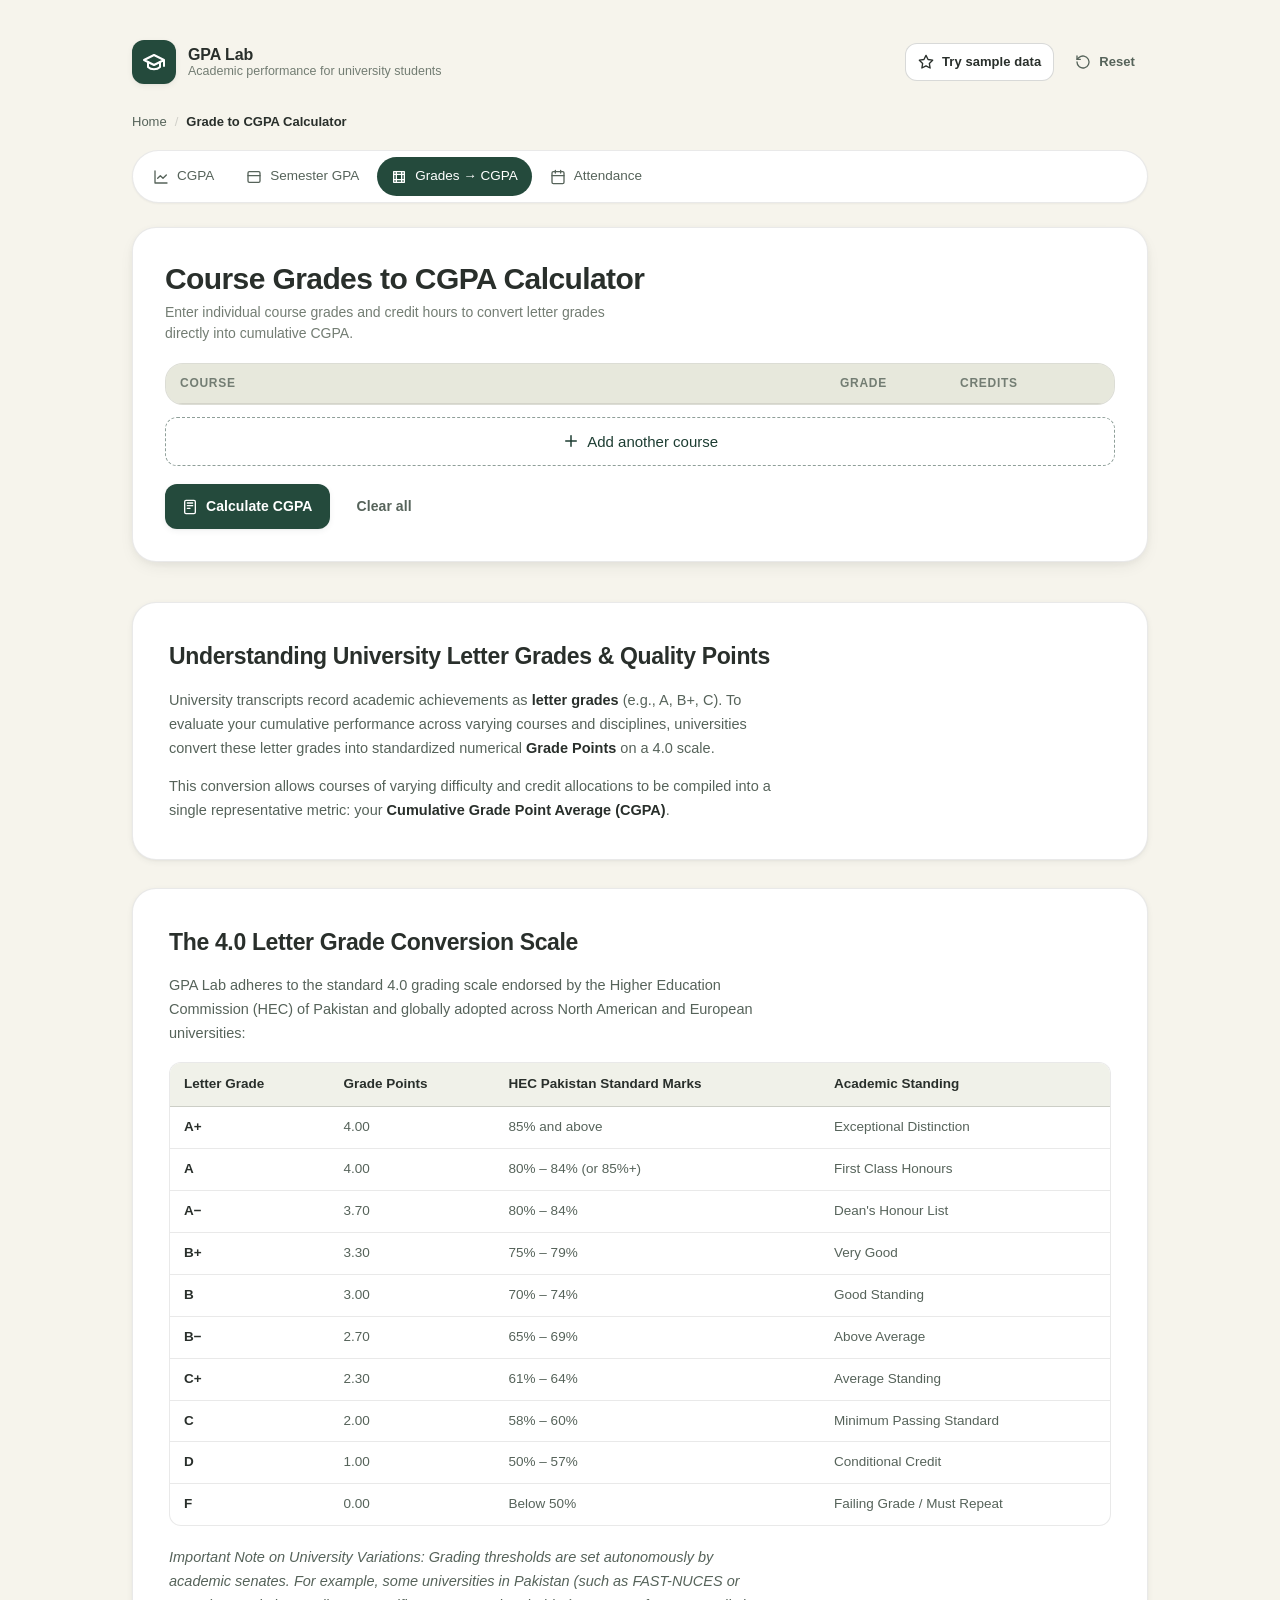
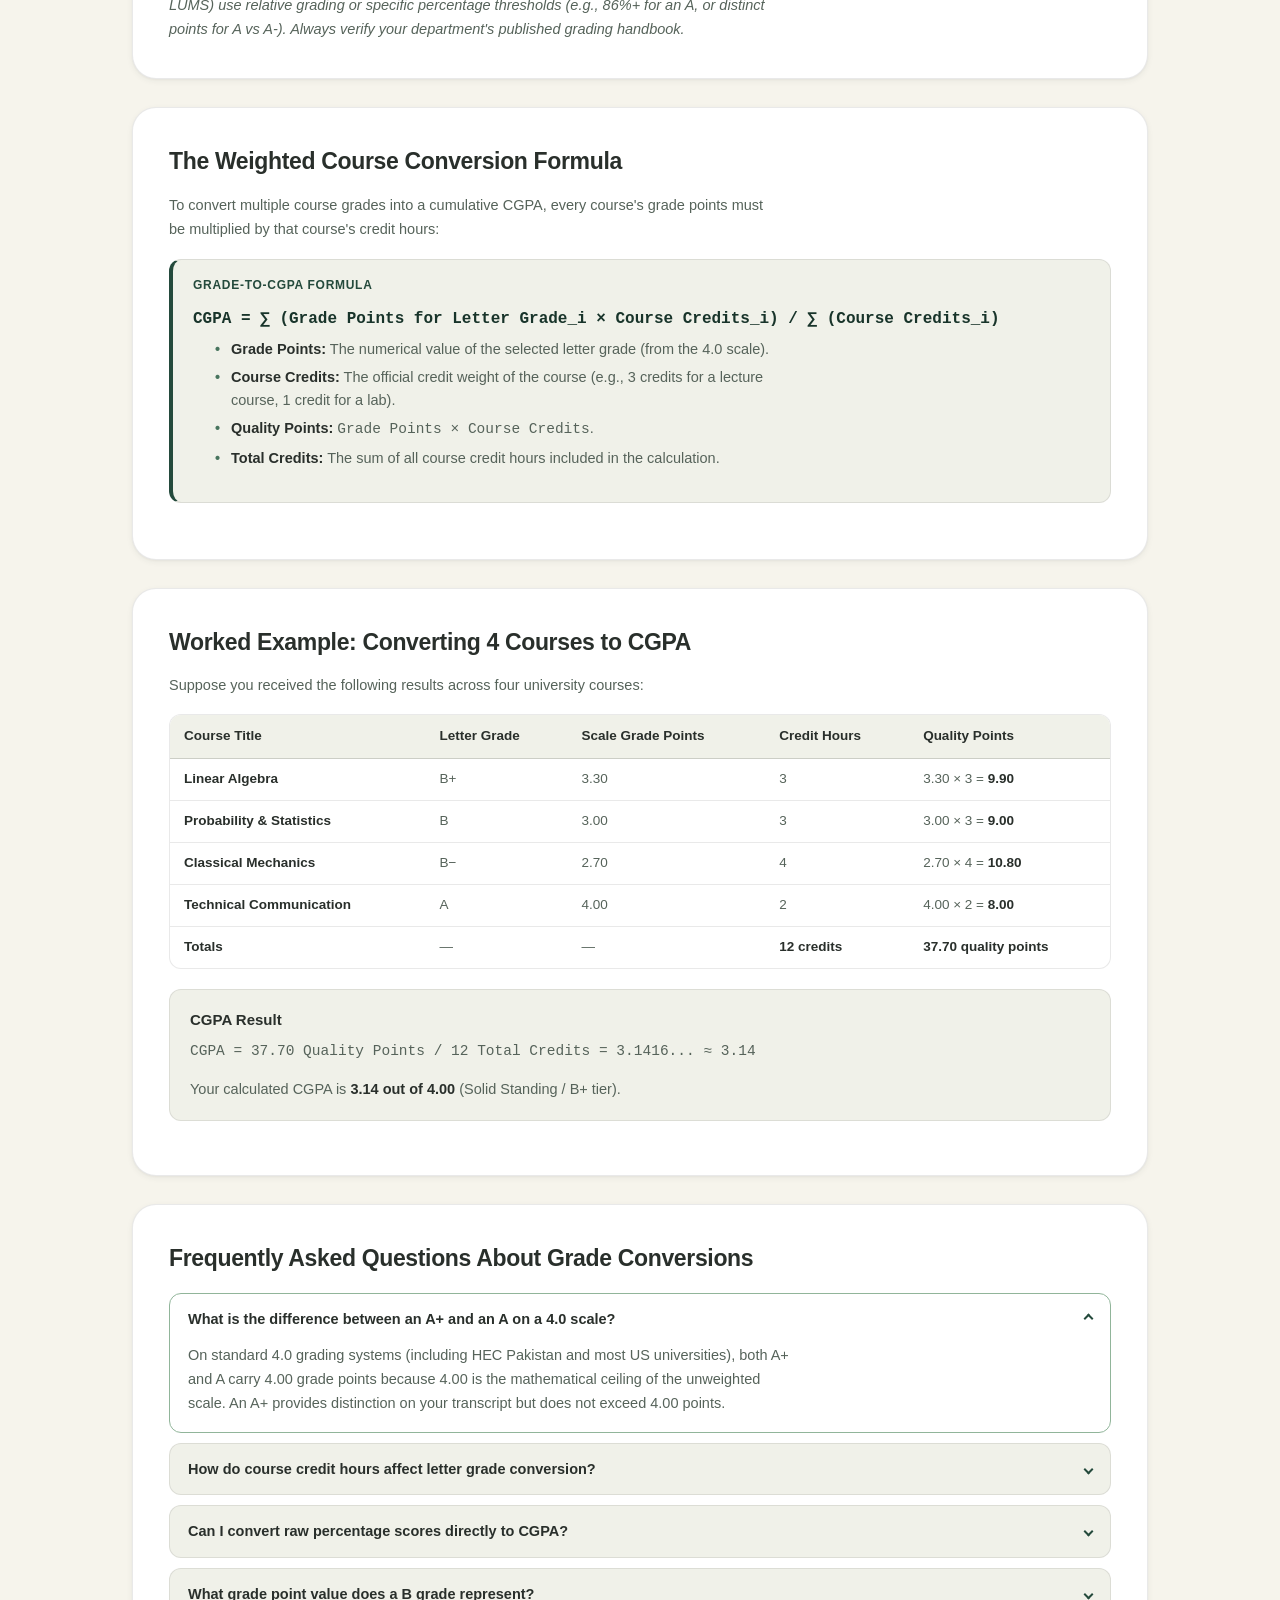
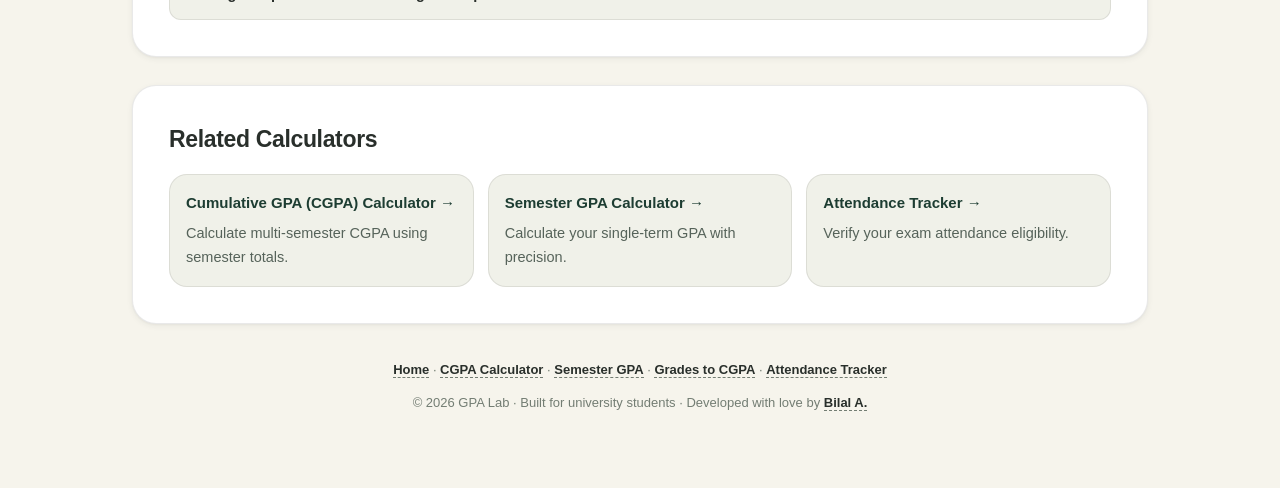
<file: grade-to-cgpa-calculator/index.html>
<!DOCTYPE html>
<html lang="en">
<head>
  <meta charset="UTF-8" />
  <meta name="viewport" content="width=device-width, initial-scale=1.0" />
  <meta name="color-scheme" content="light" />
  
  <!-- Primary Meta Tags -->
  <title>Grade to CGPA Calculator | Convert Letter Grades to GPA — GPA Lab</title>
  <meta name="title" content="Grade to CGPA Calculator | Convert Letter Grades to GPA — GPA Lab" />
  <meta name="description" content="Convert your course letter grades into cumulative CGPA on a 4.0 scale. Weighted course credits formula, grading scale comparison, and free online converter." />
  <meta name="keywords" content="grade to CGPA calculator, letter grade to GPA, convert grades to CGPA, grade points calculator, 4.0 grading scale converter, course grades to GPA, university grade converter" />
  <meta name="author" content="Bilal A." />
  <meta name="robots" content="index, follow" />
  <link rel="canonical" href="https://gpa-lab.vercel.app/grade-to-cgpa-calculator/" />

  <!-- Google Site Verification & AdSense -->
  <meta name="google-site-verification" content="ByYxuuN9iqRJRVVobKN5QlBEx7YKzridIw8mNf0FFVc" />
  <meta name="google-adsense-account" content="ca-pub-8901367047024233" />

  <!-- Open Graph / Facebook -->
  <meta property="og:type" content="website" />
  <meta property="og:url" content="https://gpa-lab.vercel.app/grade-to-cgpa-calculator/" />
  <meta property="og:title" content="Grade to CGPA Calculator | Convert Letter Grades to GPA — GPA Lab" />
  <meta property="og:description" content="Convert your course letter grades into cumulative CGPA on a 4.0 scale. Weighted course credits formula, grading scale comparison, and free online converter." />
  <meta property="og:image" content="https://gpa-lab.vercel.app/assets/og-image.png" />
  <meta property="og:site_name" content="GPA Lab" />
  <meta property="og:locale" content="en_US" />

  <!-- Twitter / X Card -->
  <meta name="twitter:card" content="summary_large_image" />
  <meta name="twitter:url" content="https://gpa-lab.vercel.app/grade-to-cgpa-calculator/" />
  <meta name="twitter:title" content="Grade to CGPA Calculator | Convert Letter Grades to GPA — GPA Lab" />
  <meta name="twitter:description" content="Convert your course letter grades into cumulative CGPA on a 4.0 scale. Weighted course credits formula, grading scale comparison, and free online converter." />
  <meta name="twitter:image" content="https://gpa-lab.vercel.app/assets/og-image.png" />

  <!-- Favicon & Stylesheet -->
  <link rel="stylesheet" href="../css/style.css" />
  <link rel="icon" href="data:image/svg+xml,%3Csvg xmlns='http://www.w3.org/2000/svg' viewBox='0 0 24 24' fill='none' stroke='%23244a3c' stroke-width='2.5' stroke-linecap='round' stroke-linejoin='round'%3E%3Cpath d='M12 6.253v13'/%3E%3Cpath d='M12 6.253a4 4 0 0 1 4 4v0a4 4 0 0 1-8 0v0a4 4 0 0 1 4-4z'/%3E%3Cpath d='M4 20h16'/%3E%3C/svg%3E" />

  <!-- Structured Data: JSON-LD -->
  <script type="application/ld+json">
  {
    "@context": "https://schema.org",
    "@graph": [
      {
        "@type": "BreadcrumbList",
        "itemListElement": [
          {
            "@type": "ListItem",
            "position": 1,
            "name": "Home",
            "item": "https://gpa-lab.vercel.app/"
          },
          {
            "@type": "ListItem",
            "position": 2,
            "name": "Grade to CGPA Calculator",
            "item": "https://gpa-lab.vercel.app/grade-to-cgpa-calculator/"
          }
        ]
      },
      {
        "@type": "WebApplication",
        "@id": "https://gpa-lab.vercel.app/grade-to-cgpa-calculator/#webapp",
        "name": "Course Grades to CGPA Calculator",
        "url": "https://gpa-lab.vercel.app/grade-to-cgpa-calculator/",
        "applicationCategory": "EducationalApplication",
        "operatingSystem": "All modern web browsers",
        "browserRequirements": "Requires JavaScript",
        "offers": {
          "@type": "Offer",
          "price": "0",
          "priceCurrency": "USD"
        },
        "description": "Convert individual university course letter grades into cumulative CGPA weighted by course credit hours on a 4.0 grading scale."
      },
      {
        "@type": "FAQPage",
        "@id": "https://gpa-lab.vercel.app/grade-to-cgpa-calculator/#faq",
        "mainEntity": [
          {
            "@type": "Question",
            "name": "What is the difference between an A+ and an A on a 4.0 scale?",
            "acceptedAnswer": {
              "@type": "Answer",
              "text": "On standard 4.0 grading systems (including HEC Pakistan and most US universities), both A+ and A carry 4.00 grade points because 4.00 is the mathematical ceiling of the unweighted scale. An A+ provides distinction on your transcript but does not exceed 4.00 points."
            }
          },
          {
            "@type": "Question",
            "name": "How do course credit hours affect letter grade conversion?",
            "acceptedAnswer": {
              "@type": "Answer",
              "text": "Course credit hours serve as multipliers for grade points. A high grade in a 4-credit course produces twice the quality points of the same grade in a 2-credit course, significantly increasing its positive effect on your CGPA."
            }
          },
          {
            "@type": "Question",
            "name": "Can I convert raw percentage scores directly to CGPA?",
            "acceptedAnswer": {
              "@type": "Answer",
              "text": "In a semester system, percentage scores are first converted into letter grades according to your university's official grading bracket (e.g., 85%+ = A). The letter grade points (A = 4.0) are then credit-weighted to compute CGPA. You cannot simply divide your percentage by 25."
            }
          },
          {
            "@type": "Question",
            "name": "What grade point value does a B grade represent?",
            "acceptedAnswer": {
              "@type": "Answer",
              "text": "A standard B grade corresponds to 3.00 grade points, representing good, above-average academic performance. A B+ corresponds to 3.30 grade points, and a B- corresponds to 2.70 grade points."
            }
          }
        ]
      }
    ]
  }
  </script>
</head>
<body data-tool="grade">
  <a href="#main-content" class="skip-link">Skip to main content</a>

  <div class="shell">

    <!-- App Header -->
    <header class="brand-row" aria-label="App header">
      <div class="brand">
        <a href="/" class="brand-link" aria-label="GPA Lab Home">
          <span class="brand-mark" aria-hidden="true">
            <svg viewBox="0 0 24 24" fill="none" stroke="currentColor" stroke-width="2" stroke-linecap="round" stroke-linejoin="round">
              <path d="M22 10v6M2 10l10-5 10 5-10 5z"/>
              <path d="M6 12v5c3 3 9 3 12 0v-5"/>
            </svg>
          </span>
          <div class="brand-text">
            <strong>GPA Lab</strong>
            <span>Academic performance for university students</span>
          </div>
        </a>
      </div>

      <div class="header-actions">
        <button type="button" class="btn btn-secondary btn-sm" id="sampleBtn" aria-label="Load sample letter grades">
          <svg viewBox="0 0 24 24" fill="none" stroke="currentColor" stroke-width="2" stroke-linecap="round" stroke-linejoin="round" aria-hidden="true">
            <path d="M12 2l3.09 6.26L22 9.27l-5 4.87 1.18 6.88L12 17.77l-6.18 3.25L7 14.14 2 9.27l6.91-1.01L12 2z"/>
          </svg>
          Try sample data
        </button>
        <button type="button" class="btn btn-ghost btn-sm" id="resetBtn" aria-label="Reset all inputs">
          <svg viewBox="0 0 24 24" fill="none" stroke="currentColor" stroke-width="2" stroke-linecap="round" stroke-linejoin="round" aria-hidden="true">
            <path d="M3 12a9 9 0 1 0 3-6.7L3 8"/><path d="M3 3v5h5"/>
          </svg>
          Reset
        </button>
      </div>
    </header>

    <!-- Breadcrumb Navigation -->
    <nav class="breadcrumbs" aria-label="Breadcrumb">
      <ol class="breadcrumb-list">
        <li><a href="/">Home</a></li>
        <li class="breadcrumb-separator" aria-hidden="true">/</li>
        <li class="breadcrumb-current" aria-current="page">Grade to CGPA Calculator</li>
      </ol>
    </nav>

    <!-- Calculator Navigation Bar -->
    <nav class="tabs" aria-label="Calculators navigation">
      <a href="/cgpa-calculator/" class="tab-btn">
        <svg viewBox="0 0 24 24" fill="none" stroke="currentColor" stroke-width="2" stroke-linecap="round" stroke-linejoin="round" aria-hidden="true">
          <path d="M3 3v18h18"/><path d="M7 14l4-4 4 4 5-5"/>
        </svg>
        CGPA
      </a>
      <a href="/semester-gpa-calculator/" class="tab-btn">
        <svg viewBox="0 0 24 24" fill="none" stroke="currentColor" stroke-width="2" stroke-linecap="round" stroke-linejoin="round" aria-hidden="true">
          <rect x="3" y="4" width="18" height="16" rx="2"/><path d="M3 10h18"/>
        </svg>
        Semester GPA
      </a>
      <a href="/grade-to-cgpa-calculator/" class="tab-btn is-active" aria-current="page">
        <svg viewBox="0 0 24 24" fill="none" stroke="currentColor" stroke-width="2" stroke-linecap="round" stroke-linejoin="round" aria-hidden="true">
          <path d="M4 4h16v16H4z"/><path d="M8 4v16M16 4v16M4 8h16M4 16h16"/>
        </svg>
        Grades → CGPA
      </a>
      <a href="/attendance-calculator/" class="tab-btn">
        <svg viewBox="0 0 24 24" fill="none" stroke="currentColor" stroke-width="2" stroke-linecap="round" stroke-linejoin="round" aria-hidden="true">
          <rect x="3" y="4" width="18" height="18" rx="2"/><path d="M16 2v4M8 2v4M3 10h18"/>
        </svg>
        Attendance
      </a>
    </nav>

    <main id="main-content">
      <!-- Calculator Tool Card -->
      <section id="grade-calc" class="card" aria-labelledby="grade-h1">
        <header class="section-head">
          <div>
            <h1 id="grade-h1" class="page-h1" style="margin-bottom:4px;">Course Grades to CGPA Calculator</h1>
            <p class="section-sub">Enter individual course grades and credit hours to convert letter grades directly into cumulative CGPA.</p>
          </div>
        </header>

        <div class="row-table" data-table="grade">
          <div class="row-table-head row-grcol" aria-hidden="true">
            <span class="col-label">Course</span>
            <span class="col-label">Grade</span>
            <span class="col-label">Credits</span>
            <span></span>
          </div>
          <div class="row-table-rows" id="grade-rows" role="list"></div>
        </div>
        <button type="button" class="btn-add-row" data-add="grade">
          <svg viewBox="0 0 24 24" fill="none" stroke="currentColor" stroke-width="2" stroke-linecap="round" stroke-linejoin="round" style="width:18px;height:18px;vertical-align:-3px;margin-right:4px;" aria-hidden="true">
            <line x1="12" y1="5" x2="12" y2="19"/><line x1="5" y1="12" x2="19" y2="12"/>
          </svg>
          Add another course
        </button>

        <div style="margin-top: 18px; display: flex; gap: 10px; flex-wrap: wrap;">
          <button type="button" class="btn btn-primary" data-calc="grade">
            <svg viewBox="0 0 24 24" fill="none" stroke="currentColor" stroke-width="2" stroke-linecap="round" stroke-linejoin="round" aria-hidden="true">
              <rect x="4" y="2" width="16" height="20" rx="2"/><path d="M8 6h8M8 10h8M8 14h4"/>
            </svg>
            Calculate CGPA
          </button>
          <button type="button" class="btn btn-ghost" data-clear="grade">Clear all</button>
        </div>

        <div class="result" id="grade-result" data-tier="" aria-live="polite">
          <div class="result-grid">
            <div class="result-hero">
              <svg class="result-ring" viewBox="0 0 120 120" aria-hidden="true">
                <circle class="track" cx="60" cy="60" r="52"/>
                <circle class="meter" cx="60" cy="60" r="52" stroke-dasharray="326.73" stroke-dashoffset="326.73"/>
              </svg>
              <div style="text-align:center;">
                <div class="result-value" id="grade-cgpa-value">0.00</div>
                <div class="result-suffix">out of 4.00</div>
              </div>
            </div>
            <div class="result-info">
              <span class="result-classification">
                <svg viewBox="0 0 24 24" fill="none" stroke="currentColor" stroke-width="2.5" stroke-linecap="round" stroke-linejoin="round" aria-hidden="true">
                  <polyline points="20 6 9 17 4 12"/>
                </svg>
                <span id="grade-classification-text">—</span>
              </span>
              <h3 class="result-heading">CGPA from course grades</h3>
              <dl class="result-breakdown">
                <div><dt>Courses</dt><dd id="grade-course-count">0</dd></div>
                <div><dt>Total credits</dt><dd id="grade-credits">0</dd></div>
                <div><dt>Quality points</dt><dd id="grade-points">0</dd></div>
              </dl>
              <div class="result-actions">
                <button type="button" class="btn btn-secondary btn-sm" data-copy="grade">
                  <svg viewBox="0 0 24 24" fill="none" stroke="currentColor" stroke-width="2" stroke-linecap="round" stroke-linejoin="round" aria-hidden="true">
                    <rect x="9" y="9" width="13" height="13" rx="2" ry="2"/><path d="M5 15H4a2 2 0 0 1-2-2V4a2 2 0 0 1 2-2h9a2 2 0 0 1 2 2v1"/>
                  </svg>
                  Copy result
                </button>
              </div>
            </div>
          </div>
        </div>
      </section>

      <!-- ============================ IN-DEPTH GRADE CONVERSION GUIDE ============================ -->
      <section class="content-wrap" aria-label="Grade Conversion Guide">

        <!-- Understanding Letter Grades -->
        <article class="guide-card">
          <h2>Understanding University Letter Grades &amp; Quality Points</h2>
          <p>University transcripts record academic achievements as <strong>letter grades</strong> (e.g., A, B+, C). To evaluate your cumulative performance across varying courses and disciplines, universities convert these letter grades into standardized numerical <strong>Grade Points</strong> on a 4.0 scale.</p>
          <p>This conversion allows courses of varying difficulty and credit allocations to be compiled into a single representative metric: your <strong>Cumulative Grade Point Average (CGPA)</strong>.</p>
        </article>

        <!-- Standard 4.0 Scale Table -->
        <article class="guide-card">
          <h2>The 4.0 Letter Grade Conversion Scale</h2>
          <p>GPA Lab adheres to the standard 4.0 grading scale endorsed by the Higher Education Commission (HEC) of Pakistan and globally adopted across North American and European universities:</p>

          <div class="table-responsive">
            <table class="data-table">
              <thead>
                <tr>
                  <th>Letter Grade</th>
                  <th>Grade Points</th>
                  <th>HEC Pakistan Standard Marks</th>
                  <th>Academic Standing</th>
                </tr>
              </thead>
              <tbody>
                <tr>
                  <td><strong>A+</strong></td>
                  <td>4.00</td>
                  <td>85% and above</td>
                  <td>Exceptional Distinction</td>
                </tr>
                <tr>
                  <td><strong>A</strong></td>
                  <td>4.00</td>
                  <td>80% – 84% (or 85%+)</td>
                  <td>First Class Honours</td>
                </tr>
                <tr>
                  <td><strong>A−</strong></td>
                  <td>3.70</td>
                  <td>80% – 84%</td>
                  <td>Dean's Honour List</td>
                </tr>
                <tr>
                  <td><strong>B+</strong></td>
                  <td>3.30</td>
                  <td>75% – 79%</td>
                  <td>Very Good</td>
                </tr>
                <tr>
                  <td><strong>B</strong></td>
                  <td>3.00</td>
                  <td>70% – 74%</td>
                  <td>Good Standing</td>
                </tr>
                <tr>
                  <td><strong>B−</strong></td>
                  <td>2.70</td>
                  <td>65% – 69%</td>
                  <td>Above Average</td>
                </tr>
                <tr>
                  <td><strong>C+</strong></td>
                  <td>2.30</td>
                  <td>61% – 64%</td>
                  <td>Average Standing</td>
                </tr>
                <tr>
                  <td><strong>C</strong></td>
                  <td>2.00</td>
                  <td>58% – 60%</td>
                  <td>Minimum Passing Standard</td>
                </tr>
                <tr>
                  <td><strong>D</strong></td>
                  <td>1.00</td>
                  <td>50% – 57%</td>
                  <td>Conditional Credit</td>
                </tr>
                <tr>
                  <td><strong>F</strong></td>
                  <td>0.00</td>
                  <td>Below 50%</td>
                  <td>Failing Grade / Must Repeat</td>
                </tr>
              </tbody>
            </table>
          </div>

          <p><em>Important Note on University Variations: Grading thresholds are set autonomously by academic senates. For example, some universities in Pakistan (such as FAST-NUCES or LUMS) use relative grading or specific percentage thresholds (e.g., 86%+ for an A, or distinct points for A vs A-). Always verify your department's published grading handbook.</em></p>
        </article>

        <!-- The Calculation Formula -->
        <article class="guide-card">
          <h2>The Weighted Course Conversion Formula</h2>
          <p>To convert multiple course grades into a cumulative CGPA, every course's grade points must be multiplied by that course's credit hours:</p>

          <div class="formula-box">
            <div class="formula-title">Grade-to-CGPA Formula</div>
            <div class="formula-math">
              CGPA = ∑ (Grade Points for Letter Grade_i × Course Credits_i) / ∑ (Course Credits_i)
            </div>
            <ul class="formula-legend">
              <li><strong>Grade Points:</strong> The numerical value of the selected letter grade (from the 4.0 scale).</li>
              <li><strong>Course Credits:</strong> The official credit weight of the course (e.g., 3 credits for a lecture course, 1 credit for a lab).</li>
              <li><strong>Quality Points:</strong> <code>Grade Points × Course Credits</code>.</li>
              <li><strong>Total Credits:</strong> The sum of all course credit hours included in the calculation.</li>
            </ul>
          </div>
        </article>

        <!-- Worked Numerical Example -->
        <article class="guide-card">
          <h2>Worked Example: Converting 4 Courses to CGPA</h2>
          <p>Suppose you received the following results across four university courses:</p>

          <div class="table-responsive">
            <table class="data-table">
              <thead>
                <tr>
                  <th>Course Title</th>
                  <th>Letter Grade</th>
                  <th>Scale Grade Points</th>
                  <th>Credit Hours</th>
                  <th>Quality Points</th>
                </tr>
              </thead>
              <tbody>
                <tr>
                  <td><strong>Linear Algebra</strong></td>
                  <td>B+</td>
                  <td>3.30</td>
                  <td>3</td>
                  <td>3.30 × 3 = <strong>9.90</strong></td>
                </tr>
                <tr>
                  <td><strong>Probability &amp; Statistics</strong></td>
                  <td>B</td>
                  <td>3.00</td>
                  <td>3</td>
                  <td>3.00 × 3 = <strong>9.00</strong></td>
                </tr>
                <tr>
                  <td><strong>Classical Mechanics</strong></td>
                  <td>B−</td>
                  <td>2.70</td>
                  <td>4</td>
                  <td>2.70 × 4 = <strong>10.80</strong></td>
                </tr>
                <tr>
                  <td><strong>Technical Communication</strong></td>
                  <td>A</td>
                  <td>4.00</td>
                  <td>2</td>
                  <td>4.00 × 2 = <strong>8.00</strong></td>
                </tr>
                <tr>
                  <td><strong>Totals</strong></td>
                  <td>—</td>
                  <td>—</td>
                  <td><strong>12 credits</strong></td>
                  <td><strong>37.70 quality points</strong></td>
                </tr>
              </tbody>
            </table>
          </div>

          <div class="example-box">
            <h4>CGPA Result</h4>
            <p><code>CGPA = 37.70 Quality Points / 12 Total Credits = 3.1416... ≈ 3.14</code></p>
            <p>Your calculated CGPA is <strong>3.14 out of 4.00</strong> (Solid Standing / B+ tier).</p>
          </div>
        </article>

        <!-- FAQs -->
        <article class="guide-card">
          <h2>Frequently Asked Questions About Grade Conversions</h2>
          <div class="faq-list">
            <details class="faq-item" open>
              <summary class="faq-question">What is the difference between an A+ and an A on a 4.0 scale?</summary>
              <div class="faq-answer">
                <p>On standard 4.0 grading systems (including HEC Pakistan and most US universities), both A+ and A carry 4.00 grade points because 4.00 is the mathematical ceiling of the unweighted scale. An A+ provides distinction on your transcript but does not exceed 4.00 points.</p>
              </div>
            </details>

            <details class="faq-item">
              <summary class="faq-question">How do course credit hours affect letter grade conversion?</summary>
              <div class="faq-answer">
                <p>Course credit hours serve as multipliers for grade points. A high grade in a 4-credit course produces twice the quality points of the same grade in a 2-credit course, significantly increasing its positive effect on your CGPA.</p>
              </div>
            </details>

            <details class="faq-item">
              <summary class="faq-question">Can I convert raw percentage scores directly to CGPA?</summary>
              <div class="faq-answer">
                <p>In a semester system, percentage scores are first converted into letter grades according to your university's official grading bracket (e.g., 85%+ = A). The letter grade points (A = 4.0) are then credit-weighted to compute CGPA. You cannot simply divide your percentage by 25.</p>
              </div>
            </details>

            <details class="faq-item">
              <summary class="faq-question">What grade point value does a B grade represent?</summary>
              <div class="faq-answer">
                <p>A standard B grade corresponds to 3.00 grade points, representing good, above-average academic performance. A B+ corresponds to 3.30 grade points, and a B- corresponds to 2.70 grade points.</p>
              </div>
            </details>
          </div>
        </article>

        <!-- Related Tools -->
        <article class="guide-card">
          <h2>Related Calculators</h2>
          <div class="tools-nav-grid">
            <a href="/cgpa-calculator/" class="tool-nav-card">
              <span class="tool-nav-card-title">Cumulative GPA (CGPA) Calculator →</span>
              <p class="tool-nav-card-desc">Calculate multi-semester CGPA using semester totals.</p>
            </a>
            <a href="/semester-gpa-calculator/" class="tool-nav-card">
              <span class="tool-nav-card-title">Semester GPA Calculator →</span>
              <p class="tool-nav-card-desc">Calculate your single-term GPA with precision.</p>
            </a>
            <a href="/attendance-calculator/" class="tool-nav-card">
              <span class="tool-nav-card-title">Attendance Tracker →</span>
              <p class="tool-nav-card-desc">Verify your exam attendance eligibility.</p>
            </a>
          </div>
        </article>

      </section>
    </main>

    <!-- Page Footer -->
    <footer class="footnote">
      <p style="margin-bottom: 8px;">
        <a href="/">Home</a> · 
        <a href="/cgpa-calculator/">CGPA Calculator</a> · 
        <a href="/semester-gpa-calculator/">Semester GPA</a> · 
        <a href="/grade-to-cgpa-calculator/">Grades to CGPA</a> · 
        <a href="/attendance-calculator/">Attendance Tracker</a>
      </p>
      <p>© <span id="year"></span> GPA Lab · Built for university students · Developed with love by <a href="https://bilaldeveloper.vercel.app/" target="_blank" rel="noopener">Bilal A.</a></p>
    </footer>
  </div>

  <div class="toast-stack" id="toastStack" aria-live="polite" aria-atomic="true"></div>
  <script src="../js/script.js"></script>
</body>
</html>
</file>
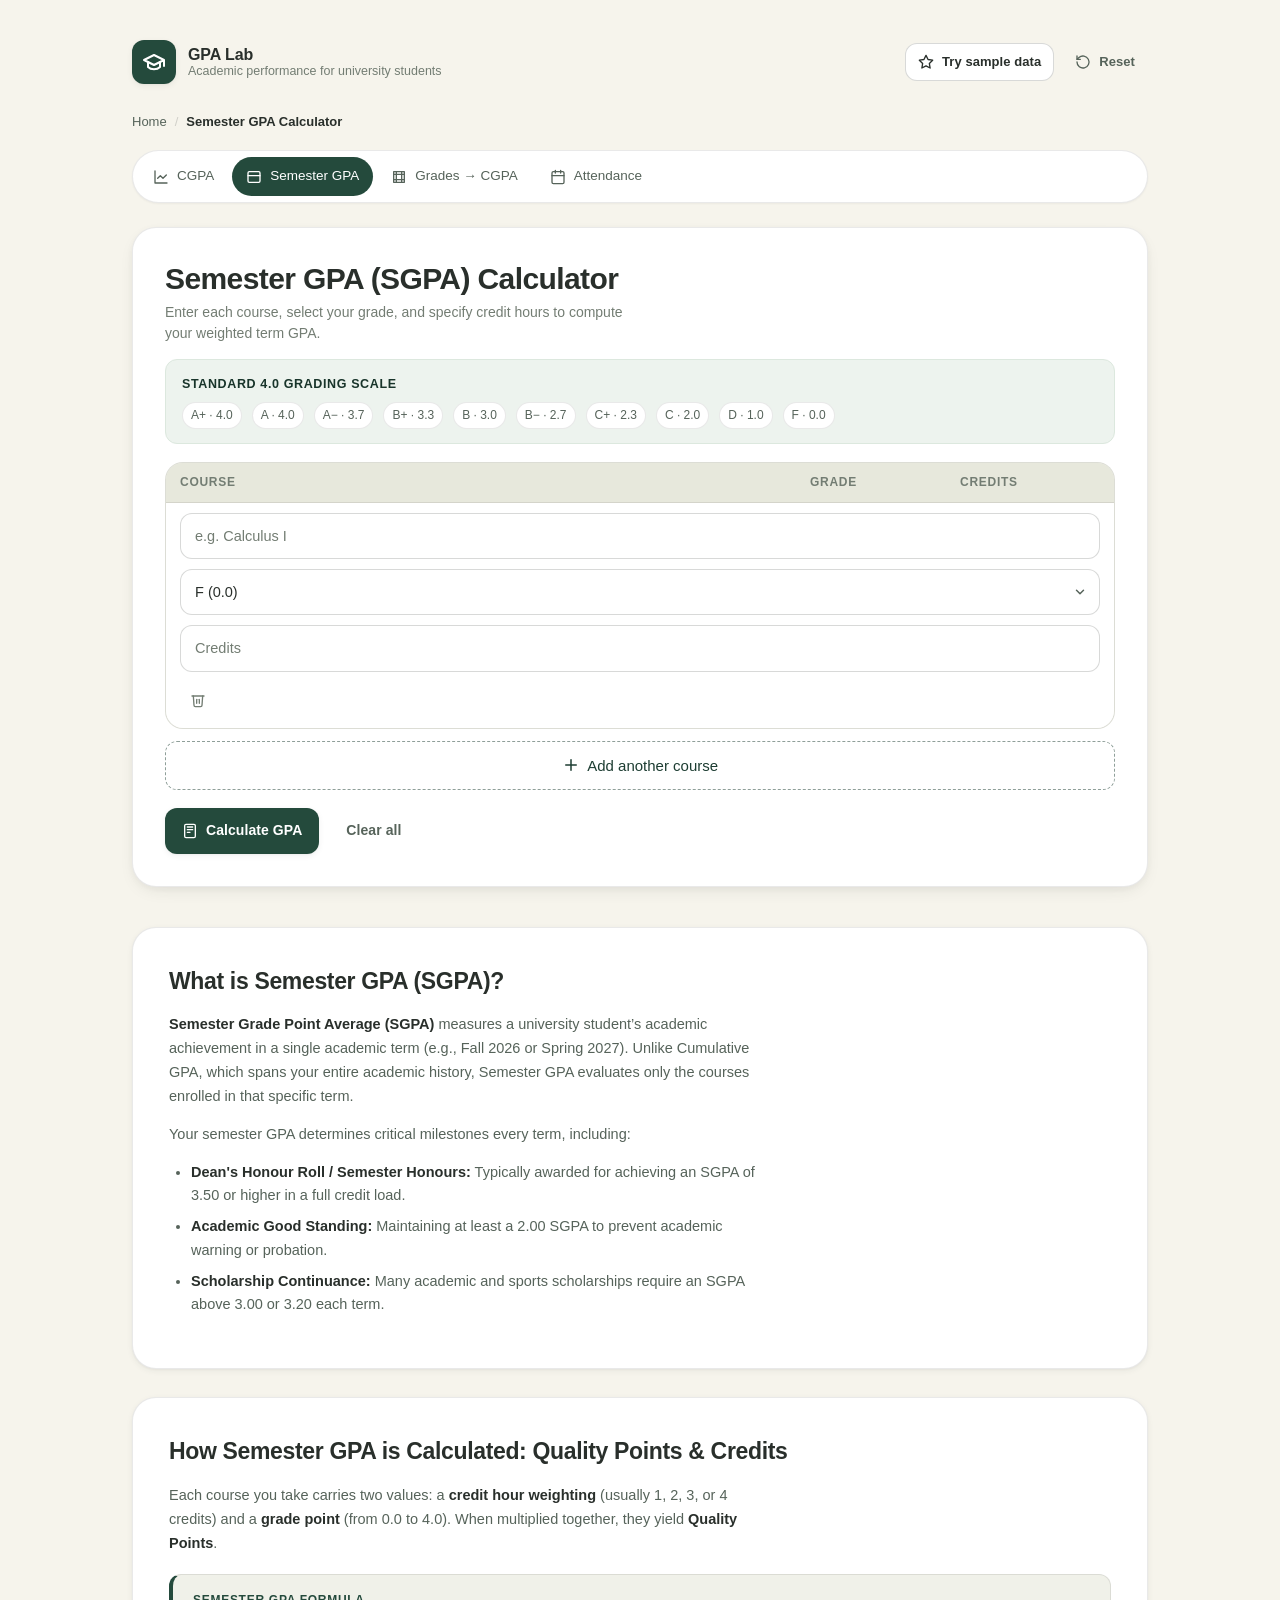
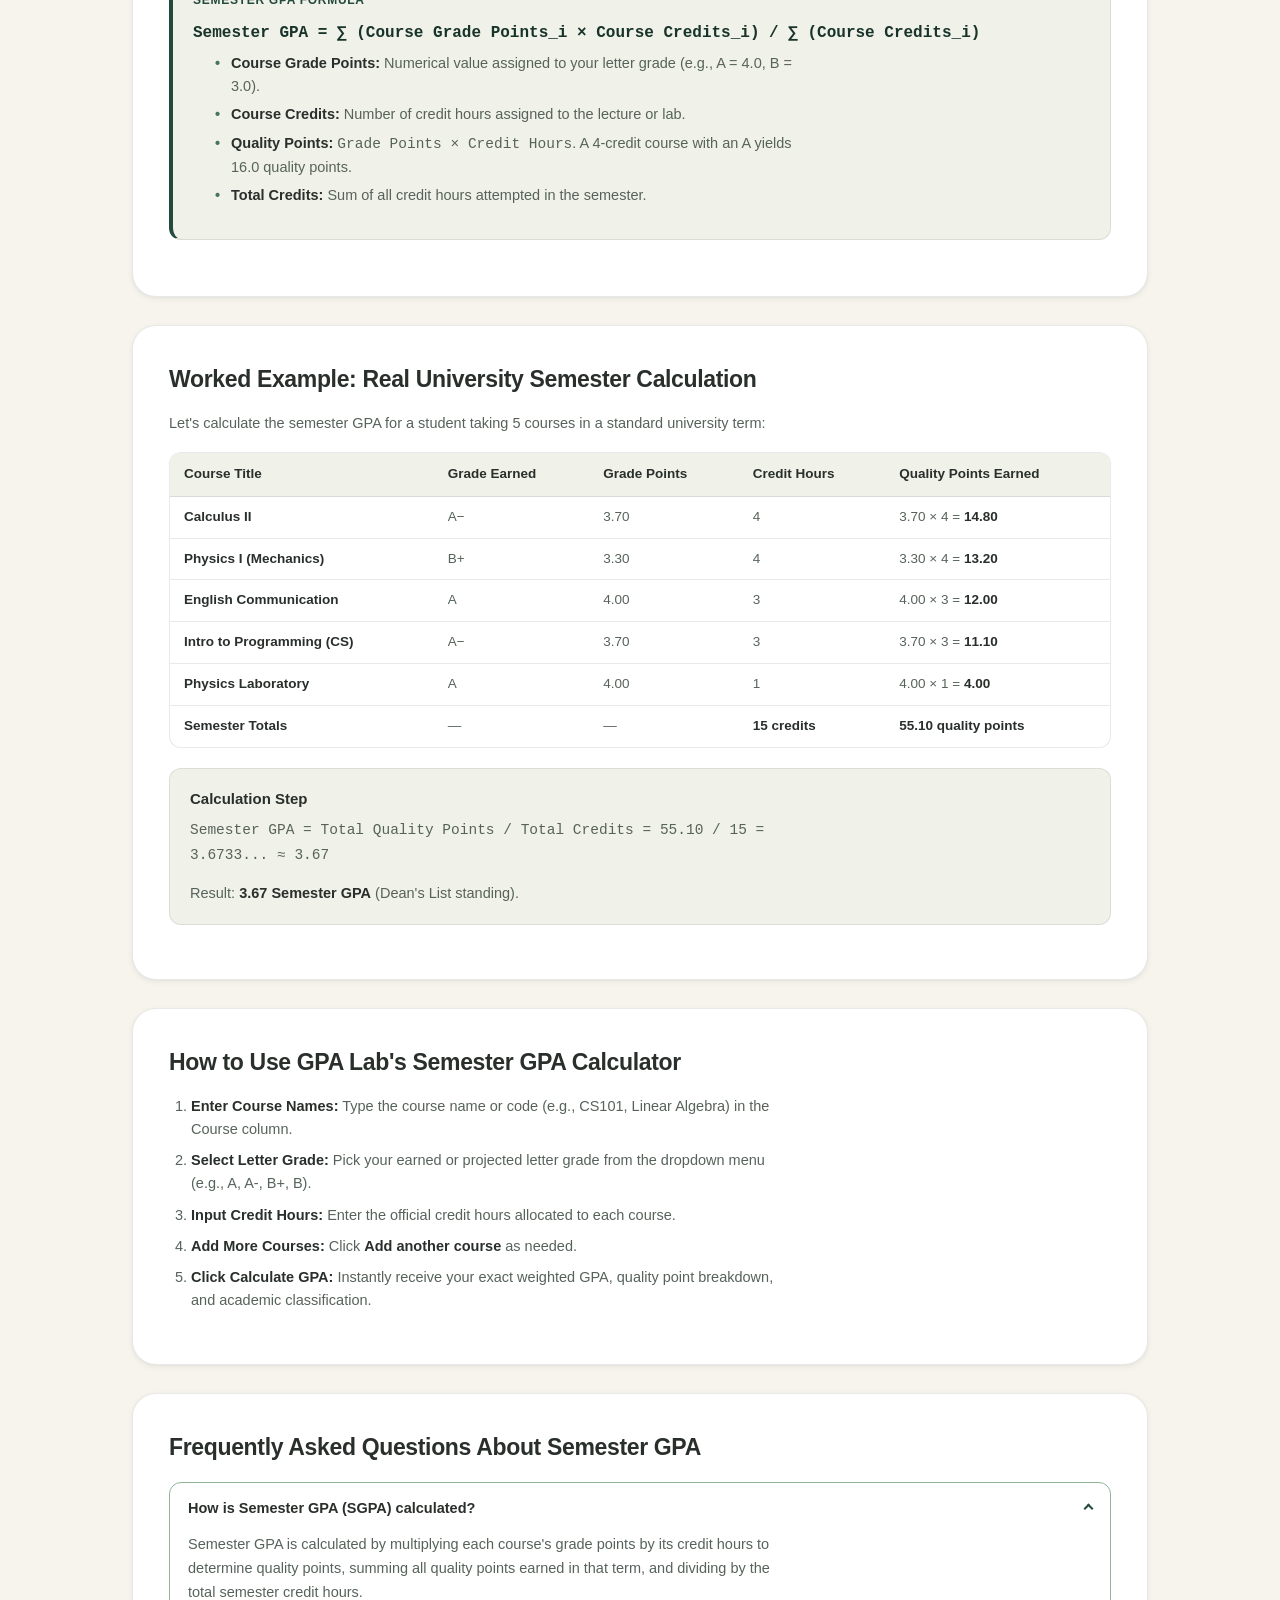
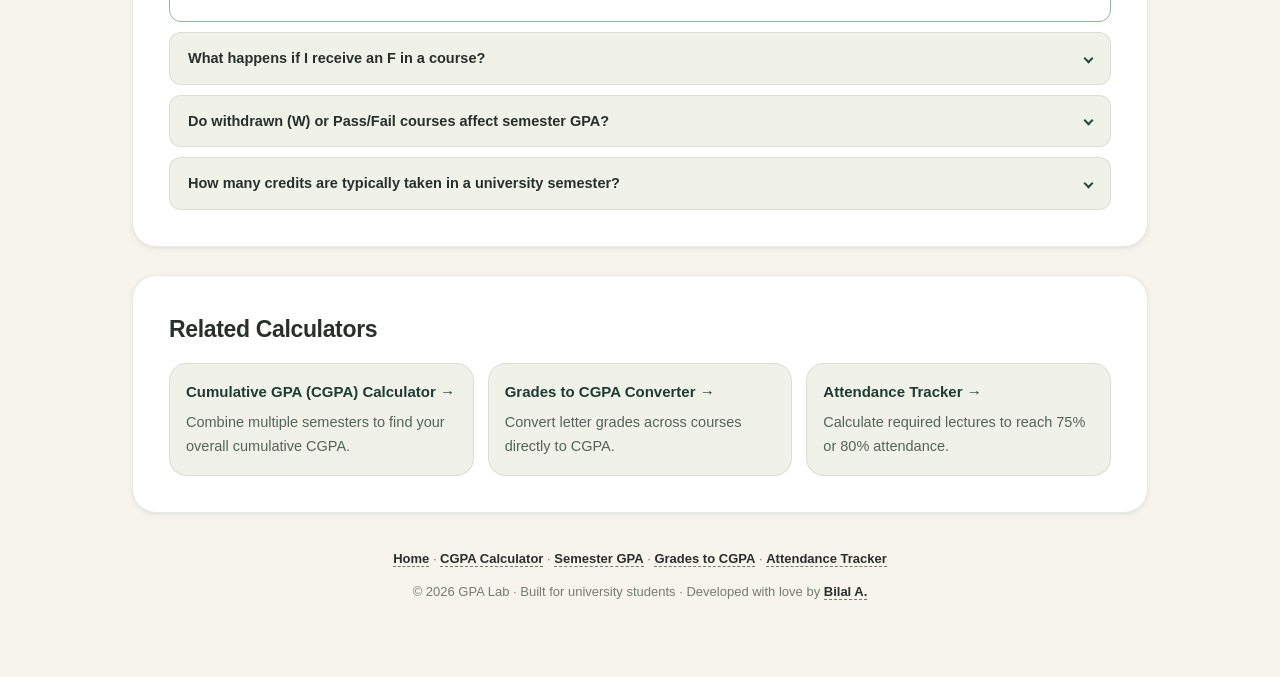
<file: semester-gpa-calculator/index.html>
<!DOCTYPE html>
<html lang="en">
<head>
  <meta charset="UTF-8" />
  <meta name="viewport" content="width=device-width, initial-scale=1.0" />
  <meta name="color-scheme" content="light" />
  
  <!-- Primary Meta Tags -->
  <title>Semester GPA Calculator | SGPA &amp; Term Grade Calculator — GPA Lab</title>
  <meta name="title" content="Semester GPA Calculator | SGPA &amp; Term Grade Calculator — GPA Lab" />
  <meta name="description" content="Calculate your semester GPA (SGPA) from course grades and credit hours. Weighted 4.0 grading scale formula, worked example, and free online university tool." />
  <meta name="keywords" content="semester GPA calculator, SGPA calculator, calculate semester GPA, GPA calculator 4.0, term GPA calculator, university semester grade calculator, how to calculate semester GPA" />
  <meta name="author" content="Bilal A." />
  <meta name="robots" content="index, follow" />
  <link rel="canonical" href="https://gpa-lab.vercel.app/semester-gpa-calculator/" />

  <!-- Google Site Verification & AdSense -->
  <meta name="google-site-verification" content="ByYxuuN9iqRJRVVobKN5QlBEx7YKzridIw8mNf0FFVc" />
  <meta name="google-adsense-account" content="ca-pub-8901367047024233" />

  <!-- Open Graph / Facebook -->
  <meta property="og:type" content="website" />
  <meta property="og:url" content="https://gpa-lab.vercel.app/semester-gpa-calculator/" />
  <meta property="og:title" content="Semester GPA Calculator | SGPA &amp; Term Grade Calculator — GPA Lab" />
  <meta property="og:description" content="Calculate your semester GPA (SGPA) from course grades and credit hours. Weighted 4.0 grading scale formula, worked example, and free online university tool." />
  <meta property="og:image" content="https://gpa-lab.vercel.app/assets/og-image.png" />
  <meta property="og:site_name" content="GPA Lab" />
  <meta property="og:locale" content="en_US" />

  <!-- Twitter / X Card -->
  <meta name="twitter:card" content="summary_large_image" />
  <meta name="twitter:url" content="https://gpa-lab.vercel.app/semester-gpa-calculator/" />
  <meta name="twitter:title" content="Semester GPA Calculator | SGPA &amp; Term Grade Calculator — GPA Lab" />
  <meta name="twitter:description" content="Calculate your semester GPA (SGPA) from course grades and credit hours. Weighted 4.0 grading scale formula, worked example, and free online university tool." />
  <meta name="twitter:image" content="https://gpa-lab.vercel.app/assets/og-image.png" />

  <!-- Favicon & Stylesheet -->
  <link rel="stylesheet" href="../css/style.css" />
  <link rel="icon" href="data:image/svg+xml,%3Csvg xmlns='http://www.w3.org/2000/svg' viewBox='0 0 24 24' fill='none' stroke='%23244a3c' stroke-width='2.5' stroke-linecap='round' stroke-linejoin='round'%3E%3Cpath d='M12 6.253v13'/%3E%3Cpath d='M12 6.253a4 4 0 0 1 4 4v0a4 4 0 0 1-8 0v0a4 4 0 0 1 4-4z'/%3E%3Cpath d='M4 20h16'/%3E%3C/svg%3E" />

  <!-- Structured Data: JSON-LD -->
  <script type="application/ld+json">
  {
    "@context": "https://schema.org",
    "@graph": [
      {
        "@type": "BreadcrumbList",
        "itemListElement": [
          {
            "@type": "ListItem",
            "position": 1,
            "name": "Home",
            "item": "https://gpa-lab.vercel.app/"
          },
          {
            "@type": "ListItem",
            "position": 2,
            "name": "Semester GPA Calculator",
            "item": "https://gpa-lab.vercel.app/semester-gpa-calculator/"
          }
        ]
      },
      {
        "@type": "WebApplication",
        "@id": "https://gpa-lab.vercel.app/semester-gpa-calculator/#webapp",
        "name": "Semester GPA (SGPA) Calculator",
        "url": "https://gpa-lab.vercel.app/semester-gpa-calculator/",
        "applicationCategory": "EducationalApplication",
        "operatingSystem": "All modern web browsers",
        "browserRequirements": "Requires JavaScript",
        "offers": {
          "@type": "Offer",
          "price": "0",
          "priceCurrency": "USD"
        },
        "description": "Calculate your university semester GPA (SGPA) from course grades, grade points, and course credit hours on a weighted 4.0 grading scale."
      },
      {
        "@type": "FAQPage",
        "@id": "https://gpa-lab.vercel.app/semester-gpa-calculator/#faq",
        "mainEntity": [
          {
            "@type": "Question",
            "name": "How is Semester GPA (SGPA) calculated?",
            "acceptedAnswer": {
              "@type": "Answer",
              "text": "Semester GPA is calculated by multiplying each course's grade points by its credit hours to determine quality points, summing all quality points earned in that term, and dividing by the total semester credit hours."
            }
          },
          {
            "@type": "Question",
            "name": "What happens if I receive an F in a course?",
            "acceptedAnswer": {
              "@type": "Answer",
              "text": "An F grade carries 0.0 grade points, but its credit hours are still included in the total credit divisor. This severely drags down your semester GPA because you gain zero quality points while increasing the denominator."
            }
          },
          {
            "@type": "Question",
            "name": "Do withdrawn (W) or Pass/Fail courses affect semester GPA?",
            "acceptedAnswer": {
              "@type": "Answer",
              "text": "At most universities, an official course withdrawal (W) carries zero academic penalty and does not affect your GPA. Pass/Fail courses give credit toward graduation upon passing, but are excluded from GPA quality points calculations unless otherwise specified by your institution."
            }
          },
          {
            "@type": "Question",
            "name": "How many credits are typically taken in a university semester?",
            "acceptedAnswer": {
              "@type": "Answer",
              "text": "A standard full-time university semester typically ranges between 15 and 18 credit hours (roughly 4 to 6 courses). In engineering or medical programs in Pakistan and internationally, credit loads may reach up to 19 to 21 credits per semester."
            }
          }
        ]
      }
    ]
  }
  </script>
</head>
<body data-tool="gpa">
  <a href="#main-content" class="skip-link">Skip to main content</a>

  <div class="shell">

    <!-- App Header -->
    <header class="brand-row" aria-label="App header">
      <div class="brand">
        <a href="/" class="brand-link" aria-label="GPA Lab Home">
          <span class="brand-mark" aria-hidden="true">
            <svg viewBox="0 0 24 24" fill="none" stroke="currentColor" stroke-width="2" stroke-linecap="round" stroke-linejoin="round">
              <path d="M22 10v6M2 10l10-5 10 5-10 5z"/>
              <path d="M6 12v5c3 3 9 3 12 0v-5"/>
            </svg>
          </span>
          <div class="brand-text">
            <strong>GPA Lab</strong>
            <span>Academic performance for university students</span>
          </div>
        </a>
      </div>

      <div class="header-actions">
        <button type="button" class="btn btn-secondary btn-sm" id="sampleBtn" aria-label="Load sample courses">
          <svg viewBox="0 0 24 24" fill="none" stroke="currentColor" stroke-width="2" stroke-linecap="round" stroke-linejoin="round" aria-hidden="true">
            <path d="M12 2l3.09 6.26L22 9.27l-5 4.87 1.18 6.88L12 17.77l-6.18 3.25L7 14.14 2 9.27l6.91-1.01L12 2z"/>
          </svg>
          Try sample data
        </button>
        <button type="button" class="btn btn-ghost btn-sm" id="resetBtn" aria-label="Reset all inputs">
          <svg viewBox="0 0 24 24" fill="none" stroke="currentColor" stroke-width="2" stroke-linecap="round" stroke-linejoin="round" aria-hidden="true">
            <path d="M3 12a9 9 0 1 0 3-6.7L3 8"/><path d="M3 3v5h5"/>
          </svg>
          Reset
        </button>
      </div>
    </header>

    <!-- Breadcrumb Navigation -->
    <nav class="breadcrumbs" aria-label="Breadcrumb">
      <ol class="breadcrumb-list">
        <li><a href="/">Home</a></li>
        <li class="breadcrumb-separator" aria-hidden="true">/</li>
        <li class="breadcrumb-current" aria-current="page">Semester GPA Calculator</li>
      </ol>
    </nav>

    <!-- Calculator Navigation Bar -->
    <nav class="tabs" aria-label="Calculators navigation">
      <a href="/cgpa-calculator/" class="tab-btn">
        <svg viewBox="0 0 24 24" fill="none" stroke="currentColor" stroke-width="2" stroke-linecap="round" stroke-linejoin="round" aria-hidden="true">
          <path d="M3 3v18h18"/><path d="M7 14l4-4 4 4 5-5"/>
        </svg>
        CGPA
      </a>
      <a href="/semester-gpa-calculator/" class="tab-btn is-active" aria-current="page">
        <svg viewBox="0 0 24 24" fill="none" stroke="currentColor" stroke-width="2" stroke-linecap="round" stroke-linejoin="round" aria-hidden="true">
          <rect x="3" y="4" width="18" height="16" rx="2"/><path d="M3 10h18"/>
        </svg>
        Semester GPA
      </a>
      <a href="/grade-to-cgpa-calculator/" class="tab-btn">
        <svg viewBox="0 0 24 24" fill="none" stroke="currentColor" stroke-width="2" stroke-linecap="round" stroke-linejoin="round" aria-hidden="true">
          <path d="M4 4h16v16H4z"/><path d="M8 4v16M16 4v16M4 8h16M4 16h16"/>
        </svg>
        Grades → CGPA
      </a>
      <a href="/attendance-calculator/" class="tab-btn">
        <svg viewBox="0 0 24 24" fill="none" stroke="currentColor" stroke-width="2" stroke-linecap="round" stroke-linejoin="round" aria-hidden="true">
          <rect x="3" y="4" width="18" height="18" rx="2"/><path d="M16 2v4M8 2v4M3 10h18"/>
        </svg>
        Attendance
      </a>
    </nav>

    <main id="main-content">
      <!-- Calculator Tool Card -->
      <section id="gpa-calc" class="card" aria-labelledby="sgpa-h1">
        <header class="section-head">
          <div>
            <h1 id="sgpa-h1" class="page-h1" style="margin-bottom:4px;">Semester GPA (SGPA) Calculator</h1>
            <p class="section-sub">Enter each course, select your grade, and specify credit hours to compute your weighted term GPA.</p>
          </div>
        </header>

        <div class="grade-info" aria-label="4.0 grading scale">
          <strong>Standard 4.0 grading scale</strong>
          <div class="grade-scale" style="margin-top:8px;">
            <span>A+ · 4.0</span><span>A · 4.0</span><span>A− · 3.7</span>
            <span>B+ · 3.3</span><span>B · 3.0</span><span>B− · 2.7</span>
            <span>C+ · 2.3</span><span>C · 2.0</span><span>D · 1.0</span><span>F · 0.0</span>
          </div>
        </div>

        <div class="row-table" data-table="gpa">
          <div class="row-table-head row-gpcol" aria-hidden="true">
            <span class="col-label">Course</span>
            <span class="col-label">Grade</span>
            <span class="col-label">Credits</span>
            <span></span>
          </div>
          <div class="row-table-rows" id="gpa-rows" role="list"></div>
        </div>
        <button type="button" class="btn-add-row" data-add="gpa">
          <svg viewBox="0 0 24 24" fill="none" stroke="currentColor" stroke-width="2" stroke-linecap="round" stroke-linejoin="round" style="width:18px;height:18px;vertical-align:-3px;margin-right:4px;" aria-hidden="true">
            <line x1="12" y1="5" x2="12" y2="19"/><line x1="5" y1="12" x2="19" y2="12"/>
          </svg>
          Add another course
        </button>

        <div style="margin-top: 18px; display: flex; gap: 10px; flex-wrap: wrap;">
          <button type="button" class="btn btn-primary" data-calc="gpa">
            <svg viewBox="0 0 24 24" fill="none" stroke="currentColor" stroke-width="2" stroke-linecap="round" stroke-linejoin="round" aria-hidden="true">
              <rect x="4" y="2" width="16" height="20" rx="2"/><path d="M8 6h8M8 10h8M8 14h4"/>
            </svg>
            Calculate GPA
          </button>
          <button type="button" class="btn btn-ghost" data-clear="gpa">Clear all</button>
        </div>

        <div class="result" id="gpa-result" data-tier="" aria-live="polite">
          <div class="result-grid">
            <div class="result-hero">
              <svg class="result-ring" viewBox="0 0 120 120" aria-hidden="true">
                <circle class="track" cx="60" cy="60" r="52"/>
                <circle class="meter" cx="60" cy="60" r="52" stroke-dasharray="326.73" stroke-dashoffset="326.73"/>
              </svg>
              <div style="text-align:center;">
                <div class="result-value" id="gpa-value">0.00</div>
                <div class="result-suffix">out of 4.00</div>
              </div>
            </div>
            <div class="result-info">
              <span class="result-classification">
                <svg viewBox="0 0 24 24" fill="none" stroke="currentColor" stroke-width="2.5" stroke-linecap="round" stroke-linejoin="round" aria-hidden="true">
                  <polyline points="20 6 9 17 4 12"/>
                </svg>
                <span id="gpa-classification-text">—</span>
              </span>
              <h3 class="result-heading">Your semester GPA</h3>
              <dl class="result-breakdown">
                <div><dt>Courses</dt><dd id="gpa-course-count">0</dd></div>
                <div><dt>Total credits</dt><dd id="gpa-credits">0</dd></div>
                <div><dt>Quality points</dt><dd id="gpa-points">0</dd></div>
              </dl>
              <div class="result-actions">
                <button type="button" class="btn btn-secondary btn-sm" data-copy="gpa">
                  <svg viewBox="0 0 24 24" fill="none" stroke="currentColor" stroke-width="2" stroke-linecap="round" stroke-linejoin="round" aria-hidden="true">
                    <rect x="9" y="9" width="13" height="13" rx="2" ry="2"/><path d="M5 15H4a2 2 0 0 1-2-2V4a2 2 0 0 1 2-2h9a2 2 0 0 1 2 2v1"/>
                  </svg>
                  Copy result
                </button>
              </div>
            </div>
          </div>
        </div>
      </section>

      <!-- ============================ IN-DEPTH SEMESTER GPA GUIDE ============================ -->
      <section class="content-wrap" aria-label="Semester GPA Guide">

        <!-- What is Semester GPA -->
        <article class="guide-card">
          <h2>What is Semester GPA (SGPA)?</h2>
          <p><strong>Semester Grade Point Average (SGPA)</strong> measures a university student’s academic achievement in a single academic term (e.g., Fall 2026 or Spring 2027). Unlike Cumulative GPA, which spans your entire academic history, Semester GPA evaluates only the courses enrolled in that specific term.</p>
          <p>Your semester GPA determines critical milestones every term, including:</p>
          <ul>
            <li><strong>Dean's Honour Roll / Semester Honours:</strong> Typically awarded for achieving an SGPA of 3.50 or higher in a full credit load.</li>
            <li><strong>Academic Good Standing:</strong> Maintaining at least a 2.00 SGPA to prevent academic warning or probation.</li>
            <li><strong>Scholarship Continuance:</strong> Many academic and sports scholarships require an SGPA above 3.00 or 3.20 each term.</li>
          </ul>
        </article>

        <!-- Semester GPA Formula -->
        <article class="guide-card">
          <h2>How Semester GPA is Calculated: Quality Points &amp; Credits</h2>
          <p>Each course you take carries two values: a <strong>credit hour weighting</strong> (usually 1, 2, 3, or 4 credits) and a <strong>grade point</strong> (from 0.0 to 4.0). When multiplied together, they yield <strong>Quality Points</strong>.</p>

          <div class="formula-box">
            <div class="formula-title">Semester GPA Formula</div>
            <div class="formula-math">
              Semester GPA = ∑ (Course Grade Points_i × Course Credits_i) / ∑ (Course Credits_i)
            </div>
            <ul class="formula-legend">
              <li><strong>Course Grade Points:</strong> Numerical value assigned to your letter grade (e.g., A = 4.0, B = 3.0).</li>
              <li><strong>Course Credits:</strong> Number of credit hours assigned to the lecture or lab.</li>
              <li><strong>Quality Points:</strong> <code>Grade Points × Credit Hours</code>. A 4-credit course with an A yields 16.0 quality points.</li>
              <li><strong>Total Credits:</strong> Sum of all credit hours attempted in the semester.</li>
            </ul>
          </div>
        </article>

        <!-- Worked Numerical Example -->
        <article class="guide-card">
          <h2>Worked Example: Real University Semester Calculation</h2>
          <p>Let's calculate the semester GPA for a student taking 5 courses in a standard university term:</p>

          <div class="table-responsive">
            <table class="data-table">
              <thead>
                <tr>
                  <th>Course Title</th>
                  <th>Grade Earned</th>
                  <th>Grade Points</th>
                  <th>Credit Hours</th>
                  <th>Quality Points Earned</th>
                </tr>
              </thead>
              <tbody>
                <tr>
                  <td><strong>Calculus II</strong></td>
                  <td>A−</td>
                  <td>3.70</td>
                  <td>4</td>
                  <td>3.70 × 4 = <strong>14.80</strong></td>
                </tr>
                <tr>
                  <td><strong>Physics I (Mechanics)</strong></td>
                  <td>B+</td>
                  <td>3.30</td>
                  <td>4</td>
                  <td>3.30 × 4 = <strong>13.20</strong></td>
                </tr>
                <tr>
                  <td><strong>English Communication</strong></td>
                  <td>A</td>
                  <td>4.00</td>
                  <td>3</td>
                  <td>4.00 × 3 = <strong>12.00</strong></td>
                </tr>
                <tr>
                  <td><strong>Intro to Programming (CS)</strong></td>
                  <td>A−</td>
                  <td>3.70</td>
                  <td>3</td>
                  <td>3.70 × 3 = <strong>11.10</strong></td>
                </tr>
                <tr>
                  <td><strong>Physics Laboratory</strong></td>
                  <td>A</td>
                  <td>4.00</td>
                  <td>1</td>
                  <td>4.00 × 1 = <strong>4.00</strong></td>
                </tr>
                <tr>
                  <td><strong>Semester Totals</strong></td>
                  <td>—</td>
                  <td>—</td>
                  <td><strong>15 credits</strong></td>
                  <td><strong>55.10 quality points</strong></td>
                </tr>
              </tbody>
            </table>
          </div>

          <div class="example-box">
            <h4>Calculation Step</h4>
            <p><code>Semester GPA = Total Quality Points / Total Credits = 55.10 / 15 = 3.6733... ≈ 3.67</code></p>
            <p>Result: <strong>3.67 Semester GPA</strong> (Dean's List standing).</p>
          </div>
        </article>

        <!-- How to Use GPA Lab -->
        <article class="guide-card">
          <h2>How to Use GPA Lab's Semester GPA Calculator</h2>
          <ol>
            <li><strong>Enter Course Names:</strong> Type the course name or code (e.g., CS101, Linear Algebra) in the Course column.</li>
            <li><strong>Select Letter Grade:</strong> Pick your earned or projected letter grade from the dropdown menu (e.g., A, A-, B+, B).</li>
            <li><strong>Input Credit Hours:</strong> Enter the official credit hours allocated to each course.</li>
            <li><strong>Add More Courses:</strong> Click <strong>Add another course</strong> as needed.</li>
            <li><strong>Click Calculate GPA:</strong> Instantly receive your exact weighted GPA, quality point breakdown, and academic classification.</li>
          </ol>
        </article>

        <!-- FAQs -->
        <article class="guide-card">
          <h2>Frequently Asked Questions About Semester GPA</h2>
          <div class="faq-list">
            <details class="faq-item" open>
              <summary class="faq-question">How is Semester GPA (SGPA) calculated?</summary>
              <div class="faq-answer">
                <p>Semester GPA is calculated by multiplying each course's grade points by its credit hours to determine quality points, summing all quality points earned in that term, and dividing by the total semester credit hours.</p>
              </div>
            </details>

            <details class="faq-item">
              <summary class="faq-question">What happens if I receive an F in a course?</summary>
              <div class="faq-answer">
                <p>An F grade contributes 0.0 grade points, but its credits remain in the denominator. For example, failing a 4-credit course produces 0 quality points while forcing your total quality points to be divided by 4 more credits, causing your GPA to plummet.</p>
              </div>
            </details>

            <details class="faq-item">
              <summary class="faq-question">Do withdrawn (W) or Pass/Fail courses affect semester GPA?</summary>
              <div class="faq-answer">
                <p>Withdrawals (W) do not impact GPA calculations. Pass/Fail courses provide credit toward degree completion upon passing but carry no numerical grade points and are excluded from the GPA equation.</p>
              </div>
            </details>

            <details class="faq-item">
              <summary class="faq-question">How many credits are typically taken in a university semester?</summary>
              <div class="faq-answer">
                <p>A standard full-time university semester typically consists of 15 to 18 credit hours (roughly 4 to 6 courses). Engineering and medical faculties often range up to 19 to 21 credit hours per semester.</p>
              </div>
            </details>
          </div>
        </article>

        <!-- Related Tools -->
        <article class="guide-card">
          <h2>Related Calculators</h2>
          <div class="tools-nav-grid">
            <a href="/cgpa-calculator/" class="tool-nav-card">
              <span class="tool-nav-card-title">Cumulative GPA (CGPA) Calculator →</span>
              <p class="tool-nav-card-desc">Combine multiple semesters to find your overall cumulative CGPA.</p>
            </a>
            <a href="/grade-to-cgpa-calculator/" class="tool-nav-card">
              <span class="tool-nav-card-title">Grades to CGPA Converter →</span>
              <p class="tool-nav-card-desc">Convert letter grades across courses directly to CGPA.</p>
            </a>
            <a href="/attendance-calculator/" class="tool-nav-card">
              <span class="tool-nav-card-title">Attendance Tracker →</span>
              <p class="tool-nav-card-desc">Calculate required lectures to reach 75% or 80% attendance.</p>
            </a>
          </div>
        </article>

      </section>
    </main>

    <!-- Page Footer -->
    <footer class="footnote">
      <p style="margin-bottom: 8px;">
        <a href="/">Home</a> · 
        <a href="/cgpa-calculator/">CGPA Calculator</a> · 
        <a href="/semester-gpa-calculator/">Semester GPA</a> · 
        <a href="/grade-to-cgpa-calculator/">Grades to CGPA</a> · 
        <a href="/attendance-calculator/">Attendance Tracker</a>
      </p>
      <p>© <span id="year"></span> GPA Lab · Built for university students · Developed with love by <a href="https://bilaldeveloper.vercel.app/" target="_blank" rel="noopener">Bilal A.</a></p>
    </footer>
  </div>

  <div class="toast-stack" id="toastStack" aria-live="polite" aria-atomic="true"></div>
  <script src="../js/script.js"></script>
</body>
</html>
</file>
<file: css/style.css>
:root {
  color-scheme: light;

  /* Brand */
  --brand-50:  #edf3ee;
  --brand-100: #dce8de;
  --brand-200: #c4d6c8;
  --brand-300: #91b59a;
  --brand-400: #47745d;
  --brand-500: #244a3c;
  --brand-600: #1d3d32;
  --brand-700: #18342a;
  --brand-800: #142b23;
  --brand-contrast: #ffffff;
  --accent:    #d97745;

  /* Surfaces */
  --bg:           #f6f4ec;
  --surface:      #ffffff;
  --surface-2:    #f0f1e9;
  --surface-3:    #e7e8dc;
  --border:       rgba(41, 47, 43, 0.10);
  --border-strong:rgba(41, 47, 43, 0.18);

  /* Text */
  --text:        #292f2b;
  --text-muted:  #56635a;
  --text-soft:   #737d73;

  /* Status */
  --success:     #27835c;
  --success-50:  #e8f2eb;
  --warning:     #a9681c;
  --warning-toast:#a6671c;
  --warning-50:  #f7ede1;
  --danger:      #c44545;
  --danger-50:   #f8e8e7;
  --info:        #356b8a;
  --info-50:     #e8f0f4;

  /* Shape */
  --radius-sm: 8px;
  --radius:    12px;
  --radius-lg: 18px;
  --radius-xl: 24px;
  --radius-pill: 999px;

  /* Elevation */
  --shadow-xs: 0 1px 2px rgba(41, 47, 43, 0.05);
  --shadow-sm: 0 2px 6px rgba(41, 47, 43, 0.06), 0 1px 2px rgba(41, 47, 43, 0.04);
  --shadow-md: 0 6px 20px -8px rgba(41, 47, 43, 0.14), 0 2px 6px rgba(41, 47, 43, 0.04);
  --shadow-lg: 0 16px 40px -16px rgba(41, 47, 43, 0.22), 0 4px 12px rgba(41, 47, 43, 0.06);

  /* Motion */
  --ease: cubic-bezier(0.2, 0.8, 0.2, 1);
  --dur-fast: 120ms;
  --dur: 220ms;
  --dur-slow: 360ms;

  /* Type */
  --font: "Inter", "SF Pro Text", -apple-system, BlinkMacSystemFont,
          "Segoe UI", Roboto, "Helvetica Neue", Arial, sans-serif;
  --font-mono: "JetBrains Mono", ui-monospace, SFMono-Regular, Menlo,
               Monaco, Consolas, monospace;
}

/* ---------------------------------------------------------------------
   2. Reset & base
   --------------------------------------------------------------------- */
*, *::before, *::after { box-sizing: border-box; }
html, body { height: 100%; }
body {
  margin: 0;
  font-family: var(--font);
  font-size: 15px;
  line-height: 1.55;
  color: var(--text);
  -webkit-font-smoothing: antialiased;
  text-rendering: optimizeLegibility;

  background: var(--bg);
  min-height: 100dvh;
}

button, input, select, textarea {
  font: inherit;
  color: inherit;
}

::selection { background: var(--brand-200); color: var(--brand-700); }

:focus { outline: none; }
:focus-visible {
  outline: 2px solid var(--brand-500);
  outline-offset: 2px;
  border-radius: 6px;
}

.sr-only {
  position: absolute;
  width: 1px;
  height: 1px;
  padding: 0;
  margin: -1px;
  overflow: hidden;
  clip: rect(0, 0, 0, 0);
  white-space: nowrap;
  border: 0;
}


/* ---------------------------------------------------------------------
   3. Layout shell
   --------------------------------------------------------------------- */
.shell {
  max-width: 1080px;
  margin: 0 auto;
  padding: clamp(20px, 4vw, 40px) clamp(16px, 4vw, 32px) 64px;
}


/* ---------------------------------------------------------------------
   4. Header
   --------------------------------------------------------------------- */
.brand-row {
  display: flex;
  align-items: center;
  justify-content: space-between;
  gap: 16px;
  margin-bottom: 28px;
  flex-wrap: wrap;
}
.brand {
  display: flex;
  align-items: center;
  gap: 12px;
}
.brand-mark {
  width: 44px;
  height: 44px;
  display: grid;
  place-items: center;
  border-radius: 12px;
  background: var(--brand-500);
  color: var(--brand-contrast);
  box-shadow: var(--shadow-sm);
}
.brand-mark svg { width: 24px; height: 24px; }
.brand-text { display: flex; flex-direction: column; line-height: 1.2; }
.brand-text strong {
  font-size: 16px;
  letter-spacing: -0.005em;
  font-weight: 700;
}
.brand-text span {
  font-size: 12.5px;
  color: var(--text-soft);
}

.header-actions {
  display: flex;
  gap: 8px;
  align-items: center;
}


/* ---------------------------------------------------------------------
   5. Tab nav (with sliding indicator)
   --------------------------------------------------------------------- */
.tabs {
  position: relative;
  display: flex;
  gap: 4px;
  padding: 6px;
  background: var(--surface);
  border: 1px solid var(--border);
  border-radius: var(--radius-pill);
  box-shadow: var(--shadow-xs);
  margin-bottom: 24px;
  overflow-x: auto;
  scrollbar-width: none;
}
.tabs::-webkit-scrollbar { display: none; }

.tab-btn {
  appearance: none;
  border: 0;
  background: transparent;
  color: var(--text-muted);
  font-weight: 500;
  font-size: 13.5px;
  padding: 9px 14px;
  border-radius: var(--radius-pill);
  cursor: pointer;
  display: inline-flex;
  align-items: center;
  gap: 8px;
  white-space: nowrap;
  transition: color var(--dur) var(--ease);
  position: relative;
  z-index: 2;
}
.tab-btn:hover { color: var(--text); }
.tab-btn svg { width: 16px; height: 16px; }
.tab-btn[aria-selected="true"] {
  color: var(--brand-contrast);
}

/* Sliding indicator, animated via transform */
.tab-indicator {
  position: absolute;
  top: 6px;
  height: calc(100% - 12px);
  background: var(--brand-500);
  border-radius: var(--radius-pill);
  box-shadow: var(--shadow-xs);
  transition: transform var(--dur-slow) var(--ease), width var(--dur-slow) var(--ease);
  z-index: 1;
}


/* ---------------------------------------------------------------------
   6. Card + section titles
   --------------------------------------------------------------------- */
.card {
  background: var(--surface);
  border: 1px solid var(--border);
  border-radius: var(--radius-xl);
  padding: clamp(20px, 3vw, 32px);
  box-shadow: var(--shadow-md);
}

.section-head {
  display: flex;
  align-items: flex-start;
  justify-content: space-between;
  gap: 16px;
  margin-bottom: 4px;
  flex-wrap: wrap;
}
.section-title {
  margin: 0;
  font-size: clamp(20px, 2.4vw, 24px);
  font-weight: 700;
  letter-spacing: -0.015em;
  color: var(--text);
}
.section-sub {
  margin: 4px 0 0;
  color: var(--text-soft);
  font-size: 14px;
  max-width: 60ch;
}
.section-head-right {
  display: flex;
  gap: 8px;
  flex-wrap: wrap;
}


/* ---------------------------------------------------------------------
   7. Inputs
   --------------------------------------------------------------------- */
.field-grid {
  display: grid;
  gap: 14px;
  margin: 22px 0 18px;
}
.field {
  display: flex;
  flex-direction: column;
  gap: 6px;
  min-width: 0;
}
.field label {
  font-size: 13px;
  font-weight: 500;
  color: var(--text-muted);
}

input[type="text"],
input[type="number"],
select {
  width: 100%;
  padding: 11px 14px;
  border: 1px solid var(--border-strong);
  border-radius: var(--radius);
  background: var(--surface);
  color: var(--text);
  font-size: 14.5px;
  transition:
    border-color var(--dur) var(--ease),
    box-shadow var(--dur) var(--ease),
    background var(--dur) var(--ease);
  min-width: 0;
}
input[type="text"]::placeholder,
input[type="number"]::placeholder {
  color: var(--text-soft);
}
input:hover,
select:hover {
  border-color: color-mix(in srgb, var(--brand-500) 30%, var(--border-strong));
}
input:focus,
select:focus {
  border-color: var(--brand-500);
  box-shadow: 0 0 0 4px color-mix(in srgb, var(--brand-500) 18%, transparent);
}

/* Custom select chevron */
select {
  appearance: none;
  -webkit-appearance: none;
  background-image: url("data:image/svg+xml;charset=UTF-8,%3csvg xmlns='http://www.w3.org/2000/svg' width='14' height='14' viewBox='0 0 24 24' fill='none' stroke='%2356635a' stroke-width='2.5' stroke-linecap='round' stroke-linejoin='round'%3e%3cpolyline points='6 9 12 15 18 9'%3e%3c/polyline%3e%3c/svg%3e");
  background-repeat: no-repeat;
  background-position: right 12px center;
  background-size: 14px;
  padding-right: 36px;
}
input.is-invalid,
select.is-invalid {
  border-color: var(--danger);
  background: var(--danger-50);
}
input.is-invalid:focus,
select.is-invalid:focus {
  box-shadow: 0 0 0 4px color-mix(in srgb, var(--danger) 18%, transparent);
}
.field-error {
  font-size: 12.5px;
  color: var(--danger);
  display: none;
  align-items: center;
  gap: 4px;
}
.field-error::before {
  content: "";
  display: inline-block;
  width: 4px;
  height: 4px;
  border-radius: 50%;
  background: var(--danger);
  margin-right: 4px;
}
.field.has-error .field-error { display: inline-flex; }
.field.has-error label { color: var(--danger); }


/* ---------------------------------------------------------------------
   7b. Grade info / grading scale chips
   --------------------------------------------------------------------- */
.grade-info {
  background: var(--brand-50);
  border: 1px solid var(--brand-100);
  padding: 14px 16px;
  border-radius: var(--radius);
  margin: 14px 0 4px;
  font-size: 13px;
  color: var(--text-muted);
}
.grade-info strong {
  color: var(--brand-700);
  font-size: 12.5px;
  font-weight: 600;
  text-transform: uppercase;
  letter-spacing: 0.05em;
}
.grade-scale {
  display: flex;
  flex-wrap: wrap;
  gap: 6px 10px;
  margin-top: 8px;
  font-variant-numeric: tabular-nums;
  color: var(--text-muted);
}
.grade-scale span {
  padding: 3px 8px;
  background: var(--surface);
  border: 1px solid var(--border);
  border-radius: var(--radius-pill);
  font-size: 12px;
  font-weight: 500;
}


/* ---------------------------------------------------------------------
   8. Input rows (table → card on mobile)
   --------------------------------------------------------------------- */
.row-table {
  margin-top: 18px;
  border: 1px solid var(--border);
  border-radius: var(--radius-lg);
  overflow: hidden;
  background: var(--surface-2);
}
.row-table-head,
.row-table-rows .row {
  display: grid;
  align-items: center;
  gap: 10px;
  padding: 10px 14px;
}

/* Header row */
.row-table-head {
  background: var(--surface-3);
  border-bottom: 1px solid var(--border);
  font-size: 12px;
  font-weight: 600;
  color: var(--text-soft);
  text-transform: uppercase;
  letter-spacing: 0.06em;
}

/* Per-calculator column templates */
.row-cgcol { grid-template-columns: minmax(140px, 1.6fr) 100px 100px 40px; }
.row-gpcol { grid-template-columns: minmax(140px, 1.6fr) 140px 90px 40px; }
.row-grcol { grid-template-columns: minmax(140px, 1.6fr) 110px 90px 40px; }

/* Column label visible only on desktop */
.col-label { display: block; }

.row-table-rows .row {
  background: var(--surface);
  border-bottom: 1px solid var(--border);
  transition: background var(--dur) var(--ease);
  animation: rowIn var(--dur-slow) var(--ease) both;
}
.row-table-rows .row:last-child { border-bottom: 0; }
.row-table-rows .row:hover { background: color-mix(in srgb, var(--brand-50) 50%, var(--surface)); }
.row-table-rows .row.is-removing {
  animation: rowOut var(--dur) var(--ease) forwards;
}

.row-label-mobile {
  display: none;
  font-size: 12px;
  color: var(--text-soft);
  font-weight: 500;
  margin-bottom: 4px;
}

@keyframes rowIn {
  from { opacity: 0; transform: translateY(-4px); }
  to   { opacity: 1; transform: translateY(0); }
}
@keyframes rowOut {
  to { opacity: 0; transform: translateX(8px); padding-top: 0; padding-bottom: 0; max-height: 0; }
}


/* ---------------------------------------------------------------------
   9. Buttons
   --------------------------------------------------------------------- */
.btn {
  appearance: none;
  border: 1px solid transparent;
  border-radius: var(--radius);
  padding: 11px 16px;
  font-size: 14px;
  font-weight: 600;
  letter-spacing: 0.005em;
  cursor: pointer;
  display: inline-flex;
  align-items: center;
  justify-content: center;
  gap: 8px;
  transition:
    transform var(--dur-fast) var(--ease),
    background var(--dur) var(--ease),
    color var(--dur) var(--ease),
    border-color var(--dur) var(--ease),
    box-shadow var(--dur) var(--ease);
  white-space: nowrap;
}
.btn svg { width: 16px; height: 16px; }
.btn:active { transform: translateY(1px); }
.btn:disabled { opacity: 0.5; cursor: not-allowed; pointer-events: none; }

/* Primary */
.btn-primary {
  background: var(--brand-500);
  color: var(--brand-contrast);
  box-shadow: var(--shadow-sm);
}
.btn-primary:hover {
  transform: translateY(-1px);
  box-shadow: var(--shadow-md);
}

/* Secondary (outline) */
.btn-secondary {
  background: var(--surface);
  color: var(--text);
  border-color: var(--border-strong);
}
.btn-secondary:hover {
  background: var(--surface-2);
  border-color: var(--brand-300);
  color: var(--brand-700);
}

/* Ghost */
.btn-ghost {
  background: transparent;
  color: var(--text-muted);
}
.btn-ghost:hover {
  background: var(--surface-2);
  color: var(--text);
}

/* Danger */
.btn-danger {
  background: var(--surface);
  color: var(--danger);
  border-color: color-mix(in srgb, var(--danger) 25%, var(--border-strong));
}
.btn-danger:hover {
  background: var(--danger-50);
  border-color: var(--danger);
}

/* Icon-only */
.btn-icon {
  width: 36px;
  height: 36px;
  padding: 0;
  border-radius: 10px;
  background: transparent;
  color: var(--text-soft);
  border: 1px solid transparent;
}
.btn-icon:hover {
  background: var(--danger-50);
  color: var(--danger);
  border-color: color-mix(in srgb, var(--danger) 20%, transparent);
}

/* Add row button (full-width outlined) */
.btn-add-row {
  width: 100%;
  background: transparent;
  color: var(--brand-600);
  border: 1.5px dashed color-mix(in srgb, var(--brand-500) 40%, var(--border-strong));
  padding: 12px 16px;
  margin-top: 12px;
  border-radius: var(--radius);
}
.btn-add-row:hover {
  background: var(--brand-50);
  border-color: var(--brand-500);
  border-style: solid;
  color: var(--brand-700);
}

/* Small (used in section heads) */
.btn-sm { padding: 8px 12px; font-size: 13px; }


/* ---------------------------------------------------------------------
   10. Result cards
   --------------------------------------------------------------------- */
.result {
  margin-top: 22px;
  border-radius: var(--radius-lg);
  padding: 22px;
  border: 1px solid var(--border);
  background: var(--surface-2);
  display: none;
  animation: resultIn var(--dur-slow) var(--ease) both;
}
.result.is-shown { display: block; }

@keyframes resultIn {
  from { opacity: 0; transform: translateY(8px); }
  to   { opacity: 1; transform: translateY(0); }
}

.result-grid {
  display: grid;
  grid-template-columns: minmax(180px, auto) 1fr;
  gap: 28px;
  align-items: center;
}

/* Hero number + ring */
.result-hero {
  position: relative;
  display: grid;
  place-items: center;
  width: 168px;
  height: 168px;
}
.result-ring {
  position: absolute;
  inset: 0;
  transform: rotate(-90deg);
}
.result-ring circle {
  fill: none;
  stroke-width: 10;
}
.result-ring .track { stroke: var(--surface-3); }
.result-ring .meter {
  stroke: url(#ring-grad);
  stroke-linecap: round;
  transition: stroke-dashoffset var(--dur-slow) var(--ease);
}
.result-value {
  font-size: 44px;
  font-weight: 800;
  letter-spacing: -0.02em;
  font-variant-numeric: tabular-nums;
  line-height: 1;
  color: var(--text);
}
.result-suffix {
  font-size: 14px;
  color: var(--text-soft);
  margin-top: 4px;
  font-weight: 500;
}

.result-info {
  display: flex;
  flex-direction: column;
  gap: 12px;
  min-width: 0;
}
.result-classification {
  display: inline-flex;
  align-items: center;
  gap: 6px;
  padding: 5px 10px;
  border-radius: var(--radius-pill);
  font-size: 12.5px;
  font-weight: 600;
  width: fit-content;
}
.result-classification svg { width: 14px; height: 14px; }

/* Color tiers (set via --tier on .result) */
.result[data-tier="excellent"] .result-classification {
  background: var(--success-50);
  color: var(--success);
}
.result[data-tier="great"] .result-classification {
  background: color-mix(in srgb, var(--brand-500) 14%, transparent);
  color: var(--brand-700);
}
.result[data-tier="good"] .result-classification {
  background: var(--info-50);
  color: var(--info);
}
.result[data-tier="fair"] .result-classification {
  background: var(--warning-50);
  color: var(--warning);
}
.result[data-tier="low"] .result-classification {
  background: var(--danger-50);
  color: var(--danger);
}

.result-heading {
  font-size: 16px;
  font-weight: 600;
  color: var(--text);
  margin: 0;
}
.result-breakdown {
  display: flex;
  flex-wrap: wrap;
  gap: 16px;
  font-size: 13.5px;
  color: var(--text-muted);
}
.result-breakdown dt { color: var(--text-soft); font-weight: 500; }
.result-breakdown dd { margin: 0; color: var(--text); font-weight: 600; font-variant-numeric: tabular-nums; }
.result-breakdown > div {
  display: flex;
  flex-direction: column;
  gap: 2px;
}

.result-actions {
  display: flex;
  gap: 8px;
  margin-top: 4px;
  flex-wrap: wrap;
}


/* ---------------------------------------------------------------------
   11. Empty states
   --------------------------------------------------------------------- */
.empty-state {
  margin-top: 18px;
  border: 1.5px dashed var(--border-strong);
  border-radius: var(--radius-lg);
  padding: 28px 20px;
  text-align: center;
  color: var(--text-soft);
  background: var(--surface-2);
}
.empty-state[hidden] { display: none; }
.empty-state svg {
  width: 56px;
  height: 56px;
  margin-bottom: 12px;
  color: var(--brand-400);
  opacity: 0.85;
}
.empty-state h4 {
  margin: 0 0 4px;
  font-size: 15px;
  font-weight: 600;
  color: var(--text);
}
.empty-state p {
  margin: 0 0 14px;
  font-size: 13.5px;
  max-width: 42ch;
  margin-inline: auto;
}


/* ---------------------------------------------------------------------
   12. Toasts
   --------------------------------------------------------------------- */
.toast-stack {
  position: fixed;
  bottom: 24px;
  left: 50%;
  transform: translateX(-50%);
  display: flex;
  flex-direction: column;
  gap: 8px;
  z-index: 50;
  pointer-events: none;
}
.toast {
  background: var(--text);
  color: var(--surface);
  padding: 10px 14px;
  border-radius: 12px;
  font-size: 13.5px;
  font-weight: 500;
  box-shadow: var(--shadow-lg);
  display: inline-flex;
  align-items: center;
  gap: 8px;
  animation: toastIn var(--dur) var(--ease) both;
  pointer-events: auto;
  max-width: 90vw;
}
.toast svg { width: 16px; height: 16px; flex: 0 0 auto; }
.toast.is-leaving { animation: toastOut var(--dur) var(--ease) both; }
.toast--success { background: var(--success); }
.toast--info    { background: var(--info); }
.toast--warn    { background: var(--warning-toast); }
.toast--error   { background: var(--danger); }

@keyframes toastIn {
  from { opacity: 0; transform: translateY(10px) scale(0.98); }
  to   { opacity: 1; transform: translateY(0) scale(1); }
}
@keyframes toastOut {
  to { opacity: 0; transform: translateY(6px) scale(0.98); }
}


/* ---------------------------------------------------------------------
   13. Footer
   --------------------------------------------------------------------- */
.footnote {
  text-align: center;
  margin-top: 36px;
  color: var(--text-soft);
  font-size: 13px;
}
.footnote a {
  color: var(--text);
  font-weight: 600;
  text-decoration: none;
  border-bottom: 1px dashed var(--text-soft);
}
.footnote a:hover { color: var(--brand-700); border-color: var(--brand-500); }


/* ---------------------------------------------------------------------
   14. Responsive
   --------------------------------------------------------------------- */

/* Tablet — start stacking result hero above info */
@media (max-width: 720px) {
  .result-grid {
    grid-template-columns: 1fr;
    gap: 18px;
    justify-items: center;
    text-align: center;
  }
  .result-info { align-items: center; }
  .result-classification { margin-inline: auto; }
  .result-breakdown { justify-content: center; }
  .result-actions { justify-content: center; }
}

/* Mobile — table collapses, mobile labels show, remove button moves */
@media (max-width: 640px) {
  .brand-row { gap: 12px; }
  .header-actions .btn { padding: 8px 12px; font-size: 13px; }

  .row-table-head { display: none; }
  .row-cgcol,
  .row-gpcol,
  .row-grcol {
    grid-template-columns: 1fr 1fr;
    gap: 10px 12px;
    padding: 14px;
  }
  .row-label-mobile { display: block; }
  .row-table-rows .row {
    position: relative;
    padding-right: 50px;
  }
  .btn-remove-row {
    position: absolute;
    top: 10px;
    right: 10px;
    margin-left: 0;
  }
  /* Hide the text-only remove buttons on small screens if needed; the icon button takes over */
  .btn-remove-row span:not(.sr-only) { display: none; }
  .btn-remove-row { width: 32px; height: 32px; padding: 0; }

  .field-grid { grid-template-columns: 1fr; }
  .tab-btn { padding: 9px 12px; font-size: 13px; }
}

/* Reduced motion */
@media (prefers-reduced-motion: reduce) {
  *, *::before, *::after {
    animation-duration: 0.001ms !important;
    animation-iteration-count: 1 !important;
    transition-duration: 0.001ms !important;
    scroll-behavior: auto !important;
  }
}


/* ---------------------------------------------------------------------
   15. Accessibility & Content Extensions (SEO & Educational Content)
   --------------------------------------------------------------------- */

.skip-link {
  position: absolute;
  top: -100px;
  left: 16px;
  background: var(--brand-500);
  color: var(--brand-contrast);
  padding: 10px 18px;
  border-radius: var(--radius);
  z-index: 1000;
  text-decoration: none;
  font-weight: 600;
  font-size: 14px;
  box-shadow: var(--shadow-md);
  transition: top var(--dur) var(--ease);
}
.skip-link:focus {
  top: 16px;
}

.brand-link {
  text-decoration: none;
  color: inherit;
  display: flex;
  align-items: center;
  gap: 12px;
}

a.tab-btn {
  text-decoration: none;
}
.tab-btn[aria-current="page"],
.tab-btn.is-active {
  background: var(--brand-500);
  color: var(--brand-contrast);
}

.breadcrumbs {
  margin-bottom: 18px;
}
.breadcrumb-list {
  display: flex;
  flex-wrap: wrap;
  align-items: center;
  gap: 8px;
  list-style: none;
  padding: 0;
  margin: 0;
  font-size: 13px;
  color: var(--text-soft);
}
.breadcrumb-list a {
  color: var(--text-muted);
  text-decoration: none;
  transition: color var(--dur) var(--ease);
}
.breadcrumb-list a:hover {
  color: var(--brand-600);
  text-decoration: underline;
}
.breadcrumb-separator {
  color: var(--border-strong);
  user-select: none;
}
.breadcrumb-current {
  color: var(--text);
  font-weight: 600;
}

.hero-header {
  margin-bottom: 24px;
}
.page-h1 {
  font-size: clamp(22px, 3.2vw, 30px);
  font-weight: 800;
  letter-spacing: -0.02em;
  color: var(--text);
  margin: 0 0 8px;
  line-height: 1.25;
}
.page-lead {
  font-size: clamp(14px, 1.8vw, 15.5px);
  color: var(--text-muted);
  max-width: 72ch;
  margin: 0;
  line-height: 1.6;
}

.content-wrap {
  margin-top: 40px;
  display: flex;
  flex-direction: column;
  gap: 28px;
}
.guide-card {
  background: var(--surface);
  border: 1px solid var(--border);
  border-radius: var(--radius-xl);
  padding: clamp(22px, 3.5vw, 36px);
  box-shadow: var(--shadow-sm);
}
.guide-card h2 {
  font-size: clamp(19px, 2.2vw, 23px);
  font-weight: 700;
  letter-spacing: -0.015em;
  color: var(--text);
  margin: 0 0 14px;
}
.guide-card h3 {
  font-size: 16.5px;
  font-weight: 600;
  color: var(--text);
  margin: 24px 0 10px;
}
.guide-card p {
  color: var(--text-muted);
  font-size: 14.5px;
  line-height: 1.65;
  margin: 0 0 14px;
  max-width: 75ch;
}
.guide-card p:last-child {
  margin-bottom: 0;
}
.guide-card ul, .guide-card ol {
  color: var(--text-muted);
  padding-left: 22px;
  margin: 0 0 16px;
  max-width: 75ch;
  font-size: 14.5px;
}
.guide-card li {
  margin-bottom: 8px;
  line-height: 1.6;
}
.guide-card strong {
  color: var(--text);
}

.formula-box {
  background: var(--surface-2);
  border: 1px solid var(--border);
  border-left: 4px solid var(--brand-500);
  border-radius: var(--radius);
  padding: 16px 20px;
  margin: 18px 0 20px;
}
.formula-title {
  font-size: 12px;
  font-weight: 700;
  text-transform: uppercase;
  letter-spacing: 0.06em;
  color: var(--brand-500);
  margin-bottom: 6px;
}
.formula-math {
  font-family: var(--font-mono);
  font-size: clamp(14px, 1.9vw, 16px);
  font-weight: 600;
  color: var(--brand-700);
  padding: 6px 0;
  overflow-x: auto;
}
.formula-legend {
  list-style: none;
  padding: 0;
  margin: 10px 0 0;
  font-size: 13.5px;
  color: var(--text-muted);
  display: flex;
  flex-direction: column;
  gap: 5px;
}
.formula-legend li {
  position: relative;
  padding-left: 16px;
  margin-bottom: 0;
}
.formula-legend li::before {
  content: "•";
  color: var(--brand-400);
  position: absolute;
  left: 0;
  font-weight: bold;
}

.example-box {
  background: var(--surface-2);
  border: 1px solid var(--border);
  border-radius: var(--radius);
  padding: 18px 20px;
  margin: 18px 0;
}
.example-box h4 {
  margin: 0 0 8px;
  font-size: 15px;
  font-weight: 700;
  color: var(--text);
}

.table-responsive {
  width: 100%;
  overflow-x: auto;
  margin: 16px 0 20px;
  border: 1px solid var(--border);
  border-radius: var(--radius);
  background: var(--surface);
}
.data-table {
  width: 100%;
  border-collapse: collapse;
  font-size: 13.5px;
  text-align: left;
}
.data-table th {
  background: var(--surface-2);
  color: var(--text);
  font-weight: 600;
  padding: 11px 14px;
  border-bottom: 1px solid var(--border-strong);
  white-space: nowrap;
}
.data-table td {
  padding: 10px 14px;
  border-bottom: 1px solid var(--border);
  color: var(--text-muted);
}
.data-table tr:last-child td {
  border-bottom: none;
}
.data-table tr:hover td {
  background: var(--brand-50);
}

.faq-list {
  display: flex;
  flex-direction: column;
  gap: 10px;
  margin-top: 16px;
}
.faq-item {
  border: 1px solid var(--border);
  border-radius: var(--radius);
  background: var(--surface-2);
  overflow: hidden;
  transition: border-color var(--dur) var(--ease), background var(--dur) var(--ease);
}
.faq-item[open] {
  border-color: var(--brand-300);
  background: var(--surface);
}
.faq-question {
  padding: 14px 18px;
  font-size: 14.5px;
  font-weight: 600;
  color: var(--text);
  cursor: pointer;
  list-style: none;
  display: flex;
  justify-content: space-between;
  align-items: center;
  user-select: none;
}
.faq-question::-webkit-details-marker {
  display: none;
}
.faq-question::after {
  content: "";
  display: inline-block;
  width: 7px;
  height: 7px;
  border-right: 2px solid var(--brand-500);
  border-bottom: 2px solid var(--brand-500);
  transform: rotate(45deg);
  transition: transform var(--dur) var(--ease);
  flex-shrink: 0;
  margin-left: 12px;
}
.faq-item[open] .faq-question::after {
  transform: rotate(-135deg);
}
.faq-answer {
  padding: 0 18px 16px;
  font-size: 14px;
  color: var(--text-muted);
  line-height: 1.6;
}
.faq-answer p {
  margin: 0 0 10px;
}
.faq-answer p:last-child {
  margin-bottom: 0;
}

.tools-nav-grid {
  display: grid;
  grid-template-columns: repeat(auto-fit, minmax(220px, 1fr));
  gap: 14px;
  margin-top: 16px;
}
.tool-nav-card {
  display: flex;
  flex-direction: column;
  gap: 8px;
  padding: 16px;
  background: var(--surface-2);
  border: 1px solid var(--border);
  border-radius: var(--radius-lg);
  text-decoration: none;
  color: inherit;
  transition: transform var(--dur) var(--ease), border-color var(--dur) var(--ease), box-shadow var(--dur) var(--ease);
}
.tool-nav-card:hover {
  transform: translateY(-2px);
  border-color: var(--brand-400);
  box-shadow: var(--shadow-sm);
}
.tool-nav-card-title {
  font-size: 15px;
  font-weight: 700;
  color: var(--brand-600);
  display: flex;
  align-items: center;
  gap: 8px;
}
.tool-nav-card-title svg {
  width: 17px;
  height: 17px;
  flex-shrink: 0;
}
.tool-nav-card-desc {
  font-size: 13px;
  color: var(--text-muted);
  line-height: 1.45;
  margin: 0;
}
.tool-nav-card-cta {
  font-size: 12.5px;
  font-weight: 600;
  color: var(--brand-500);
  margin-top: auto;
  display: inline-flex;
  align-items: center;
  gap: 4px;
}

.cta-banner {
  background: linear-gradient(135deg, var(--brand-500), var(--brand-700));
  color: var(--brand-contrast);
  border-radius: var(--radius-xl);
  padding: clamp(24px, 4vw, 36px);
  text-align: center;
  box-shadow: var(--shadow-md);
  margin-top: 24px;
}
.cta-banner h2 {
  color: #ffffff;
  font-size: clamp(20px, 2.4vw, 24px);
  margin: 0 0 10px;
}
.cta-banner p {
  color: var(--brand-100);
  font-size: 14.5px;
  max-width: 58ch;
  margin: 0 auto 18px;
}
.cta-banner .btn-cta {
  background: #ffffff;
  color: var(--brand-700);
  font-weight: 600;
  font-size: 14px;
  padding: 10px 22px;
  border-radius: var(--radius-pill);
  text-decoration: none;
  display: inline-flex;
  align-items: center;
  gap: 8px;
  transition: transform var(--dur) var(--ease), box-shadow var(--dur) var(--ease);
  box-shadow: var(--shadow-sm);
}
.cta-banner .btn-cta:hover {
  transform: translateY(-2px);
  box-shadow: var(--shadow-md);
}
</file>
